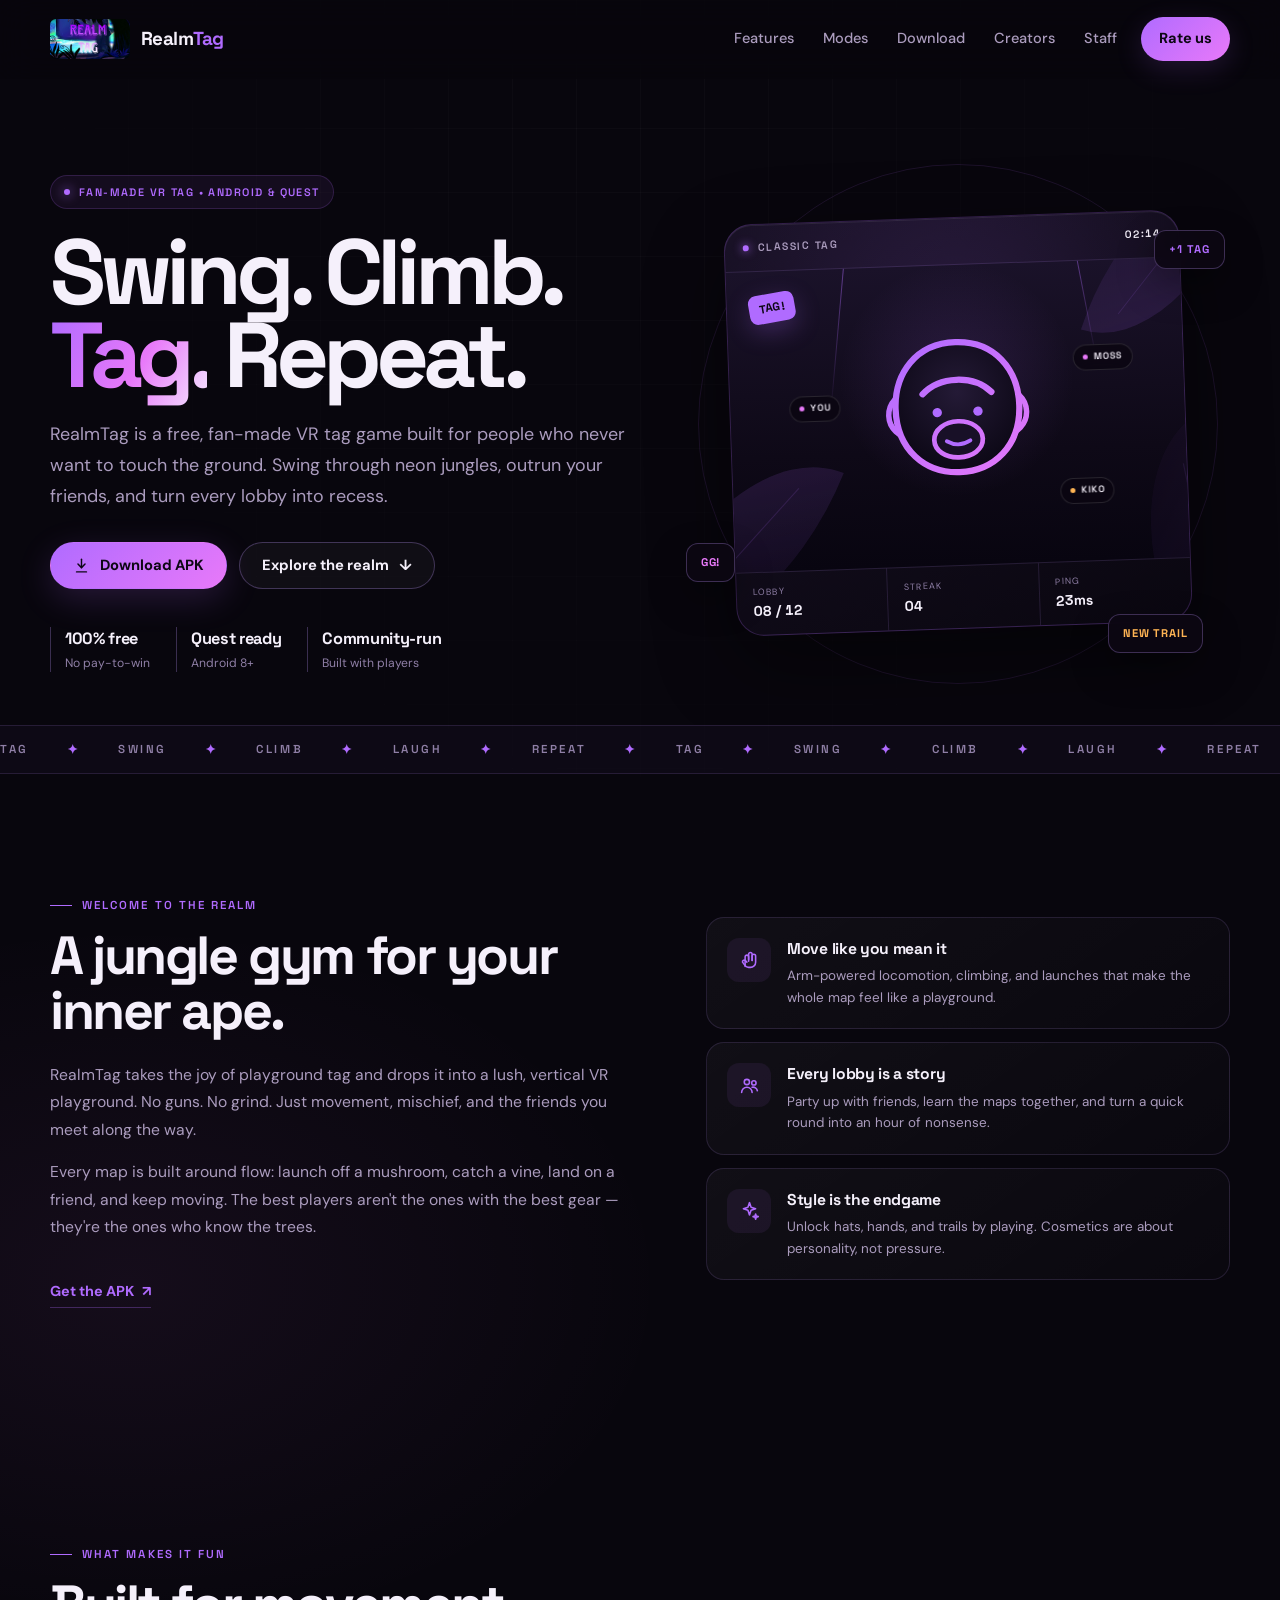
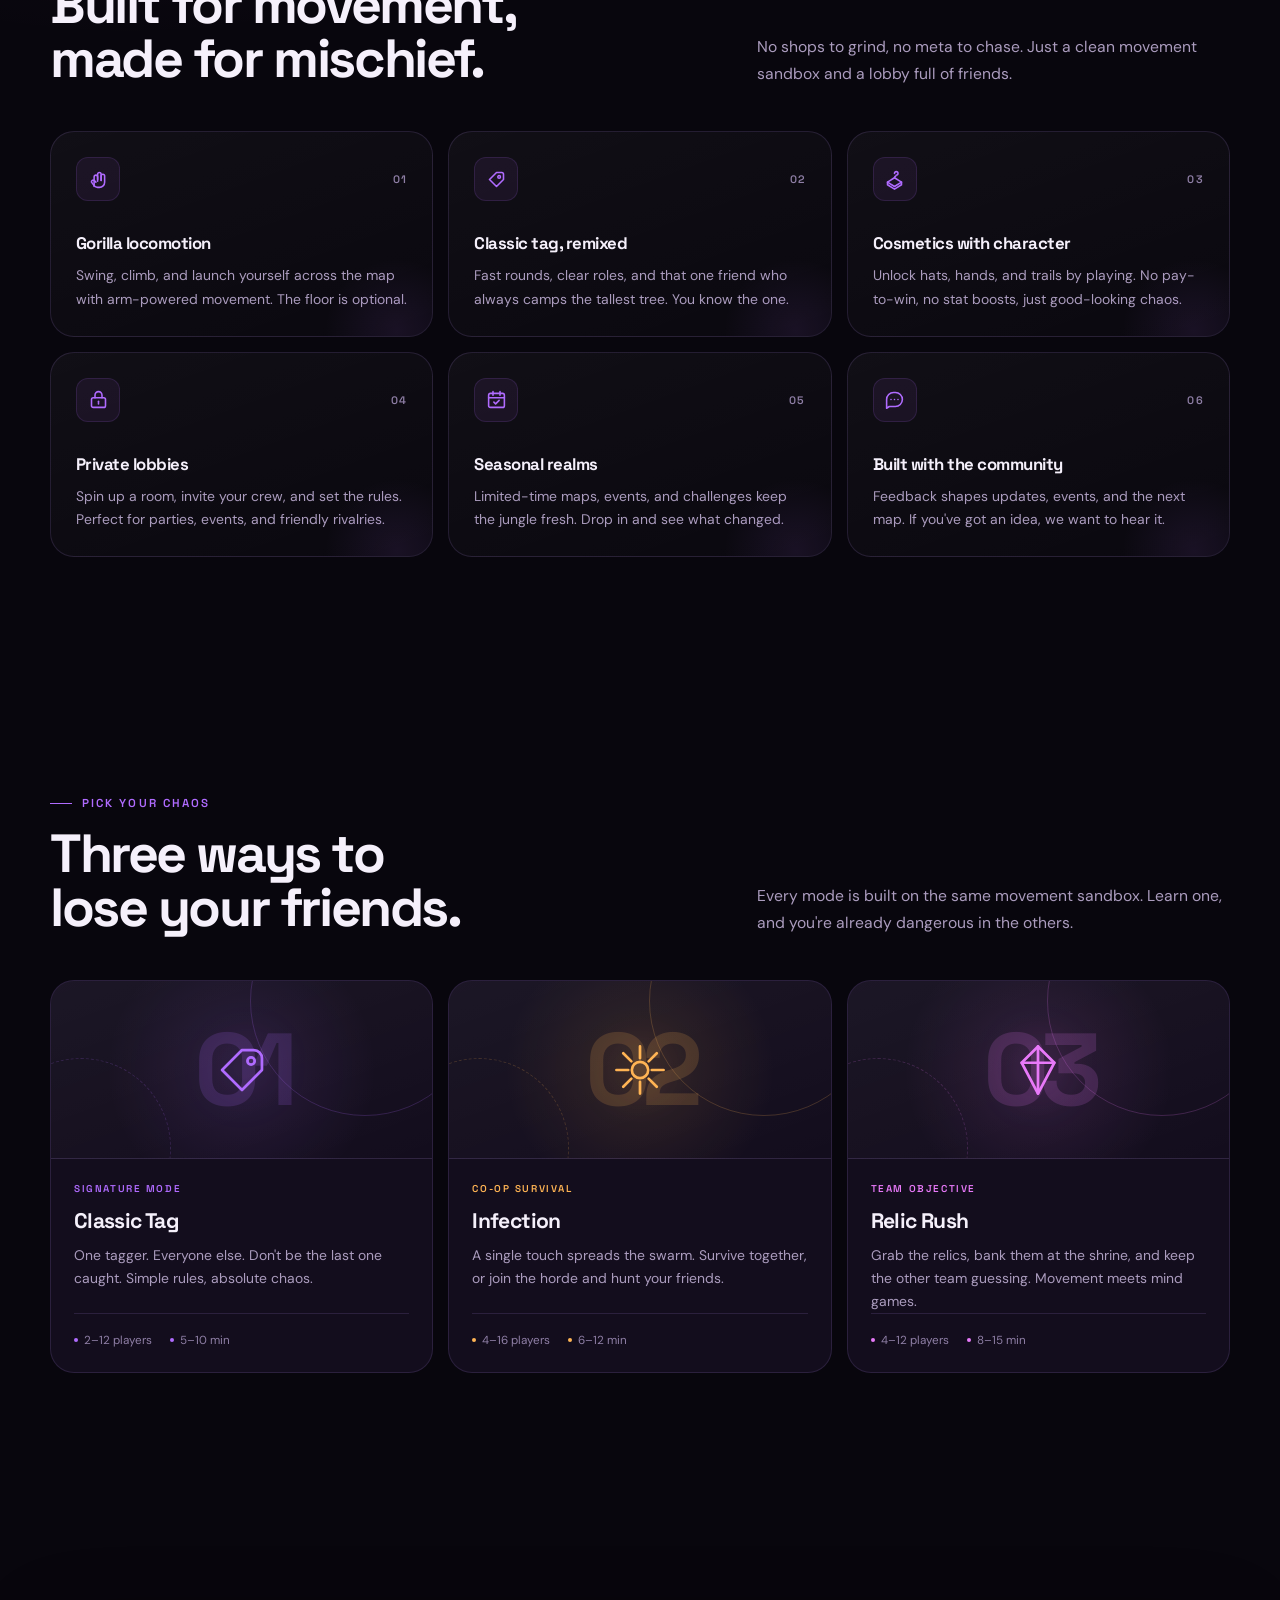
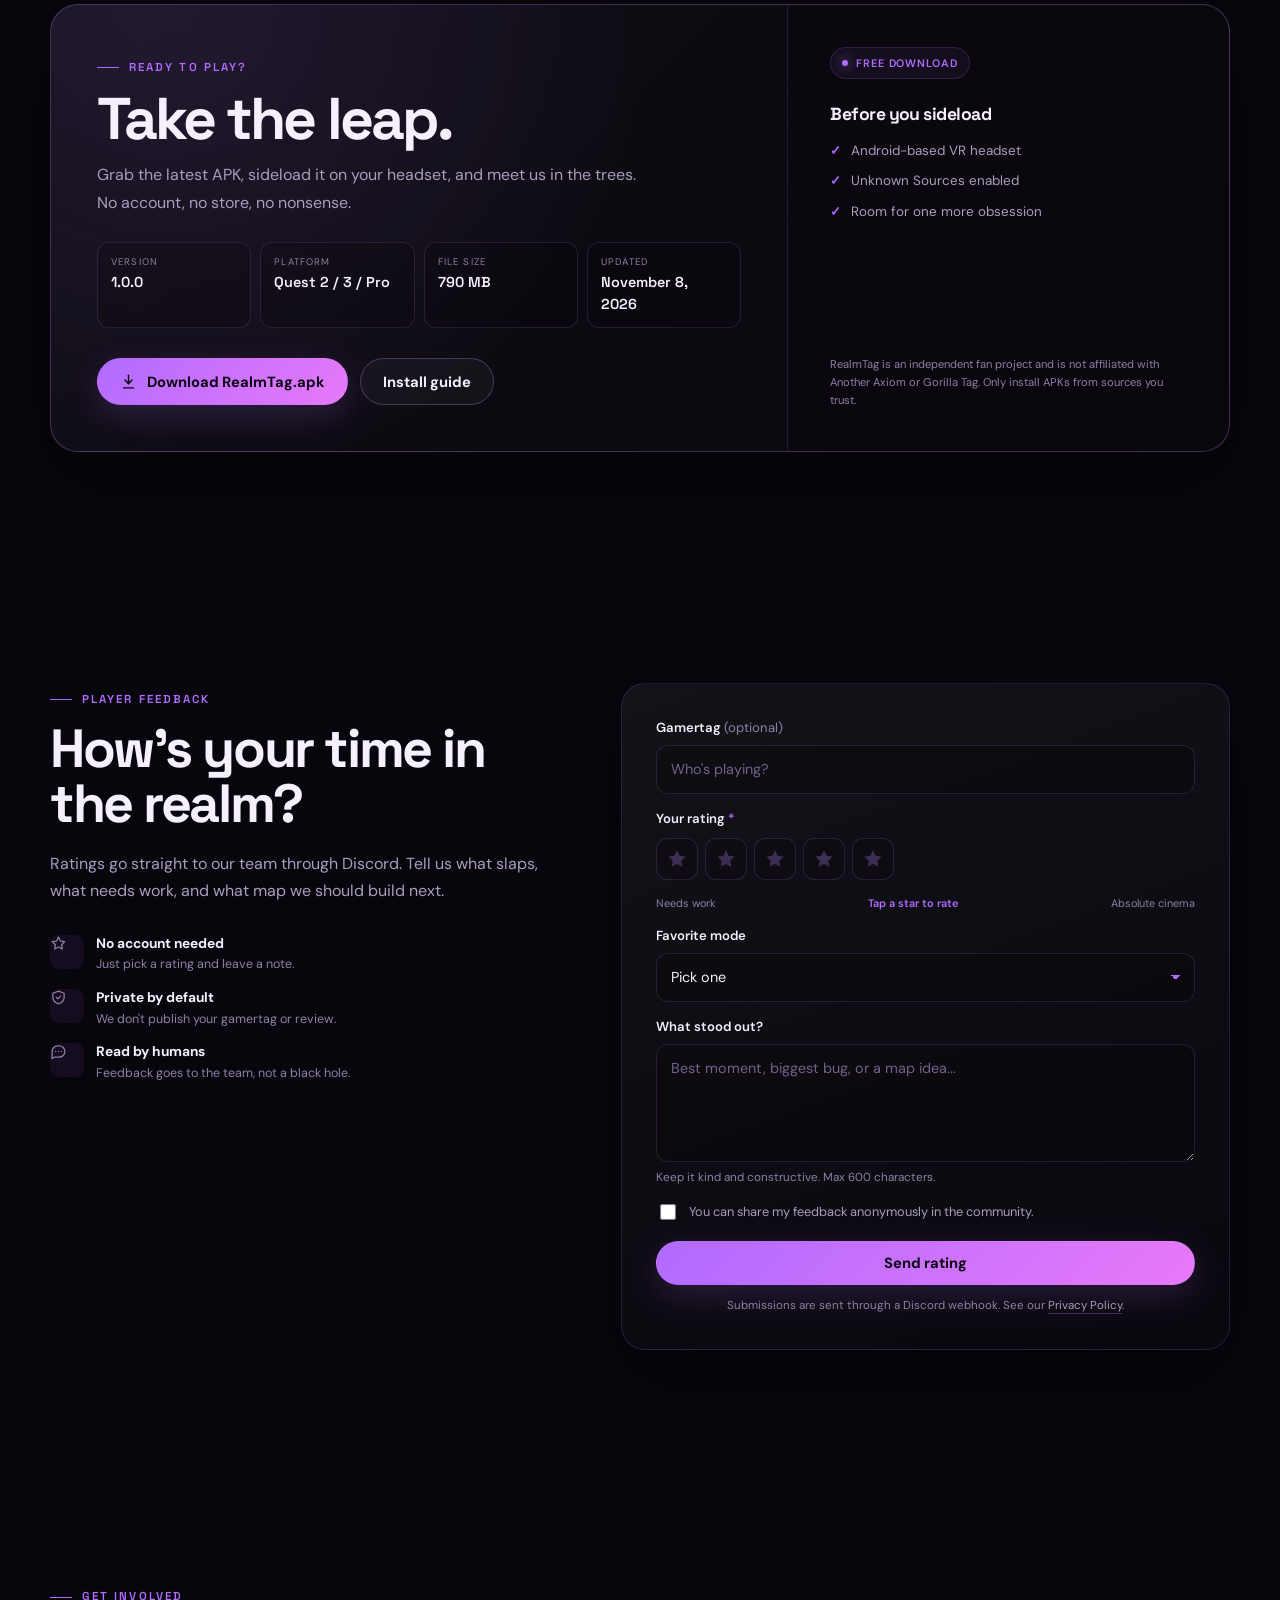
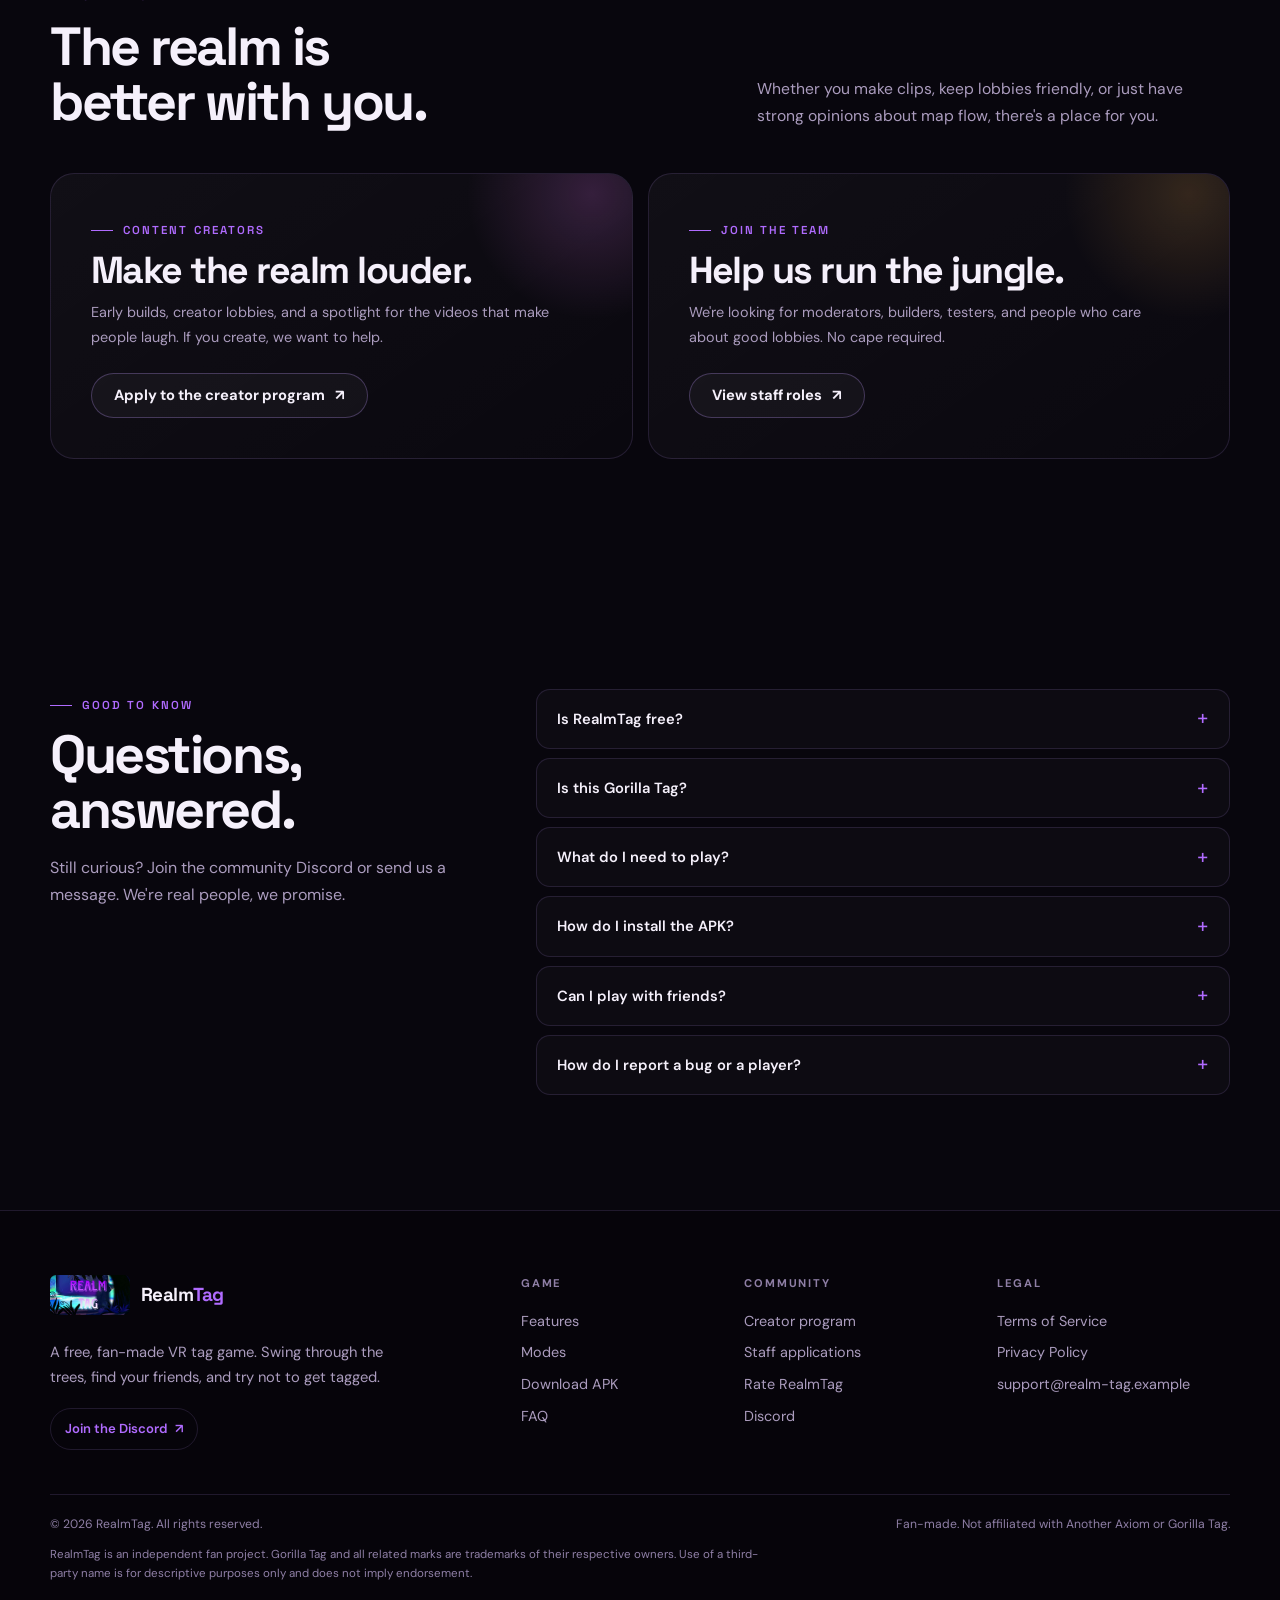
<file: index.html>
<!doctype html>
<html lang="en">
<head>
  <meta charset="utf-8">
  <meta name="viewport" content="width=device-width, initial-scale=1">
  <title>RealmTag — Swing. Climb. Tag. Repeat.</title>
  <meta name="description" content="RealmTag is a free, fan-made VR tag game. Swing through neon jungles, outrun your friends, and turn every lobby into recess. Download the Android APK.">
  <meta name="theme-color" content="#08060d">
  <meta property="og:title" content="RealmTag — Swing. Climb. Tag. Repeat.">
  <meta property="og:description" content="A free, fan-made VR tag game built for people who never want to touch the ground.">
  <meta property="og:type" content="website">
  <link rel="icon" href="assets/logo.jpg" type="image/jpeg">
  <link rel="manifest" href="site.webmanifest">
  <link rel="preconnect" href="https://fonts.googleapis.com">
  <link rel="preconnect" href="https://fonts.gstatic.com" crossorigin>
  <link href="https://fonts.googleapis.com/css2?family=DM+Sans:wght@400;500;600;700&family=Space+Grotesk:wght@400;500;600;700&display=swap" rel="stylesheet">
  <link rel="stylesheet" href="assets/css/base.css">
  <link rel="stylesheet" href="assets/css/home.css">
  <link rel="stylesheet" href="assets/css/forms.css">
  <link rel="stylesheet" href="assets/css/responsive.css">
  <script>document.documentElement.classList.add("js");</script>
</head>
<body>
  <a class="skip-link" href="#main">Skip to content</a>

  <header class="site-header">
    <div class="container nav">
      <a class="brand" href="index.html" aria-label="RealmTag home">
        <img src="assets/logo.jpg" width="38" height="38" alt="">
        <span>Realm<em>Tag</em></span>
      </a>

      <button class="menu-toggle" type="button" aria-label="Toggle menu" aria-controls="site-nav" aria-expanded="false">
        <span></span><span></span><span></span>
      </button>

      <nav class="nav-links" id="site-nav" aria-label="Main navigation">
        <a href="index.html#features">Features</a>
        <a href="index.html#modes">Modes</a>
        <a href="download.html">Download</a>
        <a href="creators.html">Creators</a>
        <a href="staff.html">Staff</a>
        <a class="nav-cta" href="index.html#ratings">Rate us</a>
      </nav>
    </div>
  </header>

  <main id="main">
    <section class="hero">
      <div class="container hero-grid">
        <div class="hero-copy">
          <div class="eyebrow"><span class="dot"></span> Fan-made VR tag • Android &amp; Quest</div>
          <h1>Swing. Climb.<br><span class="grad">Tag.</span> Repeat.</h1>
          <p>RealmTag is a free, fan-made VR tag game built for people who never want to touch the ground. Swing through neon jungles, outrun your friends, and turn every lobby into recess.</p>

          <div class="hero-actions">
            <a class="btn btn-primary" data-download-link href="https://github.com/LYRACorparation/RealmTag/releases/latest/download/game.apk">
              <svg viewBox="0 0 24 24" fill="none" stroke="currentColor" stroke-width="2" stroke-linecap="round" stroke-linejoin="round" aria-hidden="true"><path d="M12 3v12"/><path d="m7 10 5 5 5-5"/><path d="M5 21h14"/></svg>
              Download APK
            </a>
            <a class="btn btn-ghost" href="#features">Explore the realm <span aria-hidden="true">↓</span></a>
          </div>

          <div class="hero-meta">
            <div><strong>100% free</strong><span>No pay-to-win</span></div>
            <div><strong>Quest ready</strong><span>Android 8+</span></div>
            <div><strong>Community-run</strong><span>Built with players</span></div>
          </div>
        </div>

        <div class="hero-visual" aria-hidden="true">
          <div class="hero-glow"></div>
          <div class="orbit orbit--1"></div>
          <div class="orbit orbit--2"></div>

          <div class="arena-card">
            <div class="arena-top">
              <span class="live-dot"></span> CLASSIC TAG
              <span class="arena-timer">02:14</span>
            </div>
            <div class="arena-scene">
              <span class="leaf leaf--1"></span>
              <span class="leaf leaf--2"></span>
              <span class="leaf leaf--3"></span>
              <span class="vine vine--1"></span>
              <span class="vine vine--2"></span>
              <div class="arena-gorilla">
                <img src="assets/gorilla.svg" width="188" height="188" alt="">
              </div>
              <span class="tag-badge">TAG!</span>
              <span class="player-pill player-pill--1">YOU</span>
              <span class="player-pill player-pill--2">MOSS</span>
              <span class="player-pill player-pill--3">KIKO</span>
            </div>
            <div class="arena-bottom">
              <div><span>Lobby</span><strong>08 / 12</strong></div>
              <div><span>Streak</span><strong>04</strong></div>
              <div><span>Ping</span><strong>23ms</strong></div>
            </div>
          </div>

          <span class="float-chip float-chip--1">+1 TAG</span>
          <span class="float-chip float-chip--2">GG!</span>
          <span class="float-chip float-chip--3">NEW TRAIL</span>
        </div>
      </div>
    </section>

    <div class="marquee" aria-hidden="true">
      <div class="marquee-track">
        <span>TAG</span><span>SWING</span><span>CLIMB</span><span>LAUGH</span><span>REPEAT</span>
        <span>TAG</span><span>SWING</span><span>CLIMB</span><span>LAUGH</span><span>REPEAT</span>
        <span>TAG</span><span>SWING</span><span>CLIMB</span><span>LAUGH</span><span>REPEAT</span>
        <span>TAG</span><span>SWING</span><span>CLIMB</span><span>LAUGH</span><span>REPEAT</span>
      </div>
    </div>

    <section class="section" id="about">
      <div class="container about-grid">
        <div class="about-copy" data-reveal>
          <span class="kicker">Welcome to the realm</span>
          <h2>A jungle gym for your inner ape.</h2>
          <p>RealmTag takes the joy of playground tag and drops it into a lush, vertical VR playground. No guns. No grind. Just movement, mischief, and the friends you meet along the way.</p>
          <p>Every map is built around flow: launch off a mushroom, catch a vine, land on a friend, and keep moving. The best players aren't the ones with the best gear — they're the ones who know the trees.</p>
          <a class="text-link" href="download.html">Get the APK <span aria-hidden="true">↗</span></a>
        </div>

        <div class="pillars">
          <article class="pillar" data-reveal data-reveal-delay="60">
            <div class="pillar-icon">
              <svg viewBox="0 0 24 24" fill="none" stroke="currentColor" stroke-width="1.8" stroke-linecap="round" stroke-linejoin="round" aria-hidden="true"><path d="M7 20V9a2 2 0 0 1 4 0v5"/><path d="M11 12V6a2 2 0 0 1 4 0v7"/><path d="M15 13V8a2 2 0 0 1 4 0v7a6 6 0 0 1-6 6h-2a5 5 0 0 1-4-2l-3-4a2 2 0 0 1 3-2l2 2"/></svg>
            </div>
            <div>
              <h3>Move like you mean it</h3>
              <p>Arm-powered locomotion, climbing, and launches that make the whole map feel like a playground.</p>
            </div>
          </article>

          <article class="pillar" data-reveal data-reveal-delay="120">
            <div class="pillar-icon">
              <svg viewBox="0 0 24 24" fill="none" stroke="currentColor" stroke-width="1.8" stroke-linecap="round" stroke-linejoin="round" aria-hidden="true"><circle cx="9" cy="8" r="3"/><path d="M3 20a6 6 0 0 1 12 0"/><circle cx="17" cy="9" r="2.5"/><path d="M15 14a5 5 0 0 1 6 4"/></svg>
            </div>
            <div>
              <h3>Every lobby is a story</h3>
              <p>Party up with friends, learn the maps together, and turn a quick round into an hour of nonsense.</p>
            </div>
          </article>

          <article class="pillar" data-reveal data-reveal-delay="180">
            <div class="pillar-icon">
              <svg viewBox="0 0 24 24" fill="none" stroke="currentColor" stroke-width="1.8" stroke-linecap="round" stroke-linejoin="round" aria-hidden="true"><path d="m12 3 1.8 5.2L19 10l-5.2 1.8L12 17l-1.8-5.2L5 10l5.2-1.8L12 3Z"/><path d="m19 16 .7 2.3L22 19l-2.3.7L19 22l-.7-2.3L16 19l2.3-.7L19 16Z"/></svg>
            </div>
            <div>
              <h3>Style is the endgame</h3>
              <p>Unlock hats, hands, and trails by playing. Cosmetics are about personality, not pressure.</p>
            </div>
          </article>
        </div>
      </div>
    </section>

    <section class="section" id="features">
      <div class="container">
        <div class="section-head" data-reveal>
          <div>
            <span class="kicker">What makes it fun</span>
            <h2>Built for movement,<br>made for mischief.</h2>
          </div>
          <p>No shops to grind, no meta to chase. Just a clean movement sandbox and a lobby full of friends.</p>
        </div>

        <div class="feature-grid">
          <article class="feature-card" data-reveal>
            <div class="feature-top">
              <span class="feature-icon">
                <svg viewBox="0 0 24 24" fill="none" stroke="currentColor" stroke-width="1.8" stroke-linecap="round" stroke-linejoin="round" aria-hidden="true"><path d="M7 20V9a2 2 0 0 1 4 0v5"/><path d="M11 12V6a2 2 0 0 1 4 0v7"/><path d="M15 13V8a2 2 0 0 1 4 0v7a6 6 0 0 1-6 6h-2a5 5 0 0 1-4-2l-3-4a2 2 0 0 1 3-2l2 2"/></svg>
              </span>
              <span class="feature-num">01</span>
            </div>
            <h3>Gorilla locomotion</h3>
            <p>Swing, climb, and launch yourself across the map with arm-powered movement. The floor is optional.</p>
          </article>

          <article class="feature-card" data-reveal data-reveal-delay="60">
            <div class="feature-top">
              <span class="feature-icon">
                <svg viewBox="0 0 24 24" fill="none" stroke="currentColor" stroke-width="1.8" stroke-linecap="round" stroke-linejoin="round" aria-hidden="true"><path d="M4 12 12 4h6a2 2 0 0 1 2 2v6l-8 8-8-8Z"/><circle cx="15" cy="9" r="1.5"/></svg>
              </span>
              <span class="feature-num">02</span>
            </div>
            <h3>Classic tag, remixed</h3>
            <p>Fast rounds, clear roles, and that one friend who always camps the tallest tree. You know the one.</p>
          </article>

          <article class="feature-card" data-reveal data-reveal-delay="120">
            <div class="feature-top">
              <span class="feature-icon">
                <svg viewBox="0 0 24 24" fill="none" stroke="currentColor" stroke-width="1.8" stroke-linecap="round" stroke-linejoin="round" aria-hidden="true"><path d="M12 5a2 2 0 1 1 2 2c0 1-2 1.5-2 3"/><path d="m4 15 8-5 8 5-8 5-8-5Z"/><path d="M4 15v3l8 5 8-5v-3"/></svg>
              </span>
              <span class="feature-num">03</span>
            </div>
            <h3>Cosmetics with character</h3>
            <p>Unlock hats, hands, and trails by playing. No pay-to-win, no stat boosts, just good-looking chaos.</p>
          </article>

          <article class="feature-card" data-reveal>
            <div class="feature-top">
              <span class="feature-icon">
                <svg viewBox="0 0 24 24" fill="none" stroke="currentColor" stroke-width="1.8" stroke-linecap="round" stroke-linejoin="round" aria-hidden="true"><rect x="4" y="10" width="16" height="11" rx="2"/><path d="M8 10V7a4 4 0 0 1 8 0v3"/><path d="M12 14v3"/></svg>
              </span>
              <span class="feature-num">04</span>
            </div>
            <h3>Private lobbies</h3>
            <p>Spin up a room, invite your crew, and set the rules. Perfect for parties, events, and friendly rivalries.</p>
          </article>

          <article class="feature-card" data-reveal data-reveal-delay="60">
            <div class="feature-top">
              <span class="feature-icon">
                <svg viewBox="0 0 24 24" fill="none" stroke="currentColor" stroke-width="1.8" stroke-linecap="round" stroke-linejoin="round" aria-hidden="true"><rect x="3" y="5" width="18" height="16" rx="2"/><path d="M8 3v4M16 3v4M3 10h18"/><path d="m9 15 2 2 4-4"/></svg>
              </span>
              <span class="feature-num">05</span>
            </div>
            <h3>Seasonal realms</h3>
            <p>Limited-time maps, events, and challenges keep the jungle fresh. Drop in and see what changed.</p>
          </article>

          <article class="feature-card" data-reveal data-reveal-delay="120">
            <div class="feature-top">
              <span class="feature-icon">
                <svg viewBox="0 0 24 24" fill="none" stroke="currentColor" stroke-width="1.8" stroke-linecap="round" stroke-linejoin="round" aria-hidden="true"><path d="M21 12a8 8 0 0 1-8 8H6l-3 2V12a8 8 0 0 1 8-8h2a8 8 0 0 1 8 8Z"/><path d="M8 12h.01M12 12h.01M16 12h.01"/></svg>
              </span>
              <span class="feature-num">06</span>
            </div>
            <h3>Built with the community</h3>
            <p>Feedback shapes updates, events, and the next map. If you've got an idea, we want to hear it.</p>
          </article>
        </div>
      </div>
    </section>

    <section class="section" id="modes">
      <div class="container">
        <div class="section-head" data-reveal>
          <div>
            <span class="kicker">Pick your chaos</span>
            <h2>Three ways to<br>lose your friends.</h2>
          </div>
          <p>Every mode is built on the same movement sandbox. Learn one, and you're already dangerous in the others.</p>
        </div>

        <div class="mode-grid">
          <article class="mode-card" data-reveal>
            <div class="mode-art">
              <span class="mode-glyph">01</span>
              <svg class="mode-icon" viewBox="0 0 64 64" fill="none" stroke="currentColor" stroke-width="3" stroke-linecap="round" stroke-linejoin="round" aria-hidden="true"><path d="M10 32 32 10h13a9 9 0 0 1 9 9v13L32 54 10 32Z"/><circle cx="42" cy="22" r="4"/></svg>
            </div>
            <div class="mode-body">
              <span class="mode-tag">Signature mode</span>
              <h3>Classic Tag</h3>
              <p>One tagger. Everyone else. Don't be the last one caught. Simple rules, absolute chaos.</p>
              <div class="mode-meta"><span>2–12 players</span><span>5–10 min</span></div>
            </div>
          </article>

          <article class="mode-card accent-amber" data-reveal data-reveal-delay="70">
            <div class="mode-art">
              <span class="mode-glyph">02</span>
              <svg class="mode-icon" viewBox="0 0 64 64" fill="none" stroke="currentColor" stroke-width="3" stroke-linecap="round" stroke-linejoin="round" aria-hidden="true"><circle cx="32" cy="32" r="9"/><path d="M32 6v13M32 45v13M6 32h13M45 32h13M13.5 13.5l9 9M41.5 41.5l9 9M50.5 13.5l-9 9M22.5 41.5l-9 9"/></svg>
            </div>
            <div class="mode-body">
              <span class="mode-tag">Co-op survival</span>
              <h3>Infection</h3>
              <p>A single touch spreads the swarm. Survive together, or join the horde and hunt your friends.</p>
              <div class="mode-meta"><span>4–16 players</span><span>6–12 min</span></div>
            </div>
          </article>

          <article class="mode-card accent-mint" data-reveal data-reveal-delay="140">
            <div class="mode-art">
              <span class="mode-glyph">03</span>
              <svg class="mode-icon" viewBox="0 0 64 64" fill="none" stroke="currentColor" stroke-width="3" stroke-linecap="round" stroke-linejoin="round" aria-hidden="true"><path d="m32 6 18 18-18 34-18-34L32 6Z"/><path d="M14 24h36M32 6v52"/></svg>
            </div>
            <div class="mode-body">
              <span class="mode-tag">Team objective</span>
              <h3>Relic Rush</h3>
              <p>Grab the relics, bank them at the shrine, and keep the other team guessing. Movement meets mind games.</p>
              <div class="mode-meta"><span>4–12 players</span><span>8–15 min</span></div>
            </div>
          </article>
        </div>
      </div>
    </section>

    <section class="section" id="download">
      <div class="container">
        <div class="download-panel" data-reveal>
          <div class="download-main">
            <span class="kicker">Ready to play?</span>
            <h2>Take the leap.</h2>
            <p>Grab the latest APK, sideload it on your headset, and meet us in the trees. No account, no store, no nonsense.</p>

            <div class="download-meta">
              <div><span>Version</span><strong data-version>1.0.0</strong></div>
              <div><span>Platform</span><strong>Quest 2 / 3 / Pro</strong></div>
              <div><span>File size</span><strong data-apk-size>— MB</strong></div>
              <div><span>Updated</span><strong data-updated>November 8, 2026</strong></div>
            </div>

            <div class="hero-actions">
              <a class="btn btn-primary" data-download-link href="https://github.com/LYRACorparation/RealmTag/releases/latest/download/game.apk">
                <svg viewBox="0 0 24 24" fill="none" stroke="currentColor" stroke-width="2" stroke-linecap="round" stroke-linejoin="round" aria-hidden="true"><path d="M12 3v12"/><path d="m7 10 5 5 5-5"/><path d="M5 21h14"/></svg>
                Download RealmTag.apk
              </a>
              <a class="btn btn-ghost" href="download.html#install">Install guide</a>
            </div>
          </div>

          <aside class="download-side">
            <div class="download-badge"><span class="dot"></span> Free download</div>
            <h3>Before you sideload</h3>
            <ul class="check-list">
              <li>Android-based VR headset</li>
              <li>Unknown Sources enabled</li>
              <li>Room for one more obsession</li>
            </ul>
            <p class="fine-print">RealmTag is an independent fan project and is not affiliated with Another Axiom or Gorilla Tag. Only install APKs from sources you trust.</p>
          </aside>
        </div>
      </div>
    </section>

    <section class="section" id="ratings">
      <div class="container rating-layout">
        <div class="rating-copy" data-reveal>
          <span class="kicker">Player feedback</span>
          <h2>How's your time in the realm?</h2>
          <p>Ratings go straight to our team through Discord. Tell us what slaps, what needs work, and what map we should build next.</p>

          <div class="rating-facts">
            <div class="rating-fact">
              <span class="rating-fact-icon">
                <svg viewBox="0 0 24 24" fill="none" stroke="currentColor" stroke-width="1.8" stroke-linecap="round" stroke-linejoin="round" aria-hidden="true"><path d="m12 3 2.7 5.5 6.1.9-4.4 4.3 1 6.1L12 16.9 6.6 19.8l1-6.1-4.4-4.3 6.1-.9L12 3Z"/></svg>
              </span>
              <div><strong>No account needed</strong><span>Just pick a rating and leave a note.</span></div>
            </div>
            <div class="rating-fact">
              <span class="rating-fact-icon">
                <svg viewBox="0 0 24 24" fill="none" stroke="currentColor" stroke-width="1.8" stroke-linecap="round" stroke-linejoin="round" aria-hidden="true"><path d="M12 3 4 6v5c0 5 3.4 8.7 8 10 4.6-1.3 8-5 8-10V6l-8-3Z"/><path d="m9 12 2 2 4-4"/></svg>
              </span>
              <div><strong>Private by default</strong><span>We don't publish your gamertag or review.</span></div>
            </div>
            <div class="rating-fact">
              <span class="rating-fact-icon">
                <svg viewBox="0 0 24 24" fill="none" stroke="currentColor" stroke-width="1.8" stroke-linecap="round" stroke-linejoin="round" aria-hidden="true"><path d="M21 12a8 8 0 0 1-8 8H6l-3 2V12a8 8 0 0 1 8-8h2a8 8 0 0 1 8 8Z"/><path d="M8 12h.01M12 12h.01M16 12h.01"/></svg>
              </span>
              <div><strong>Read by humans</strong><span>Feedback goes to the team, not a black hole.</span></div>
            </div>
          </div>
        </div>

        <div class="rating-card" data-reveal data-reveal-delay="80">
          <form data-webhook-form data-form-type="rating" novalidate>
            <div class="field">
              <label for="rating-name">Gamertag <span class="optional">(optional)</span></label>
              <input id="rating-name" name="name" type="text" maxlength="60" placeholder="Who's playing?" autocomplete="nickname">
            </div>

            <div class="field">
              <span class="label" id="rating-label">Your rating <span class="required">*</span></span>
              <div class="stars" data-rating role="radiogroup" aria-labelledby="rating-label" aria-required="true">
                <button type="button" class="star-btn" role="radio" aria-checked="false" aria-label="1 star" data-value="1"><svg viewBox="0 0 24 24" aria-hidden="true"><path d="m12 2.5 2.9 5.9 6.5.9-4.7 4.6 1.1 6.5-5.8-3-5.8 3 1.1-6.5-4.7-4.6 6.5-.9L12 2.5Z"/></svg></button>
                <button type="button" class="star-btn" role="radio" aria-checked="false" aria-label="2 stars" data-value="2"><svg viewBox="0 0 24 24" aria-hidden="true"><path d="m12 2.5 2.9 5.9 6.5.9-4.7 4.6 1.1 6.5-5.8-3-5.8 3 1.1-6.5-4.7-4.6 6.5-.9L12 2.5Z"/></svg></button>
                <button type="button" class="star-btn" role="radio" aria-checked="false" aria-label="3 stars" data-value="3"><svg viewBox="0 0 24 24" aria-hidden="true"><path d="m12 2.5 2.9 5.9 6.5.9-4.7 4.6 1.1 6.5-5.8-3-5.8 3 1.1-6.5-4.7-4.6 6.5-.9L12 2.5Z"/></svg></button>
                <button type="button" class="star-btn" role="radio" aria-checked="false" aria-label="4 stars" data-value="4"><svg viewBox="0 0 24 24" aria-hidden="true"><path d="m12 2.5 2.9 5.9 6.5.9-4.7 4.6 1.1 6.5-5.8-3-5.8 3 1.1-6.5-4.7-4.6 6.5-.9L12 2.5Z"/></svg></button>
                <button type="button" class="star-btn" role="radio" aria-checked="false" aria-label="5 stars" data-value="5"><svg viewBox="0 0 24 24" aria-hidden="true"><path d="m12 2.5 2.9 5.9 6.5.9-4.7 4.6 1.1 6.5-5.8-3-5.8 3 1.1-6.5-4.7-4.6 6.5-.9L12 2.5Z"/></svg></button>
              </div>
              <input type="hidden" name="rating" id="rating-value" value="">
              <div class="rating-labels"><span>Needs work</span><span data-rating-label>Tap a star to rate</span><span>Absolute cinema</span></div>
            </div>

            <div class="field">
              <label for="rating-mode">Favorite mode</label>
              <select id="rating-mode" name="mode">
                <option value="">Pick one</option>
                <option>Classic Tag</option>
                <option>Infection</option>
                <option>Relic Rush</option>
                <option>All of them</option>
                <option>Haven't played yet</option>
              </select>
            </div>

            <div class="field">
              <label for="rating-review">What stood out?</label>
              <textarea id="rating-review" name="review" maxlength="600" placeholder="Best moment, biggest bug, or a map idea..."></textarea>
              <span class="hint">Keep it kind and constructive. Max 600 characters.</span>
            </div>

            <label class="check">
              <input type="checkbox" name="share" value="yes">
              <span>You can share my feedback anonymously in the community.</span>
            </label>

            <div class="hp" aria-hidden="true">
              <label for="rating-website">Website</label>
              <input id="rating-website" name="website" type="text" tabindex="-1" autocomplete="off">
            </div>

            <button class="btn btn-primary btn-full" type="submit">Send rating</button>
            <p class="form-note">Submissions are sent through a Discord webhook. See our <a href="privacy.html">Privacy Policy</a>.</p>
            <div class="form-status" role="status" aria-live="polite"></div>
          </form>
        </div>
      </div>
    </section>

    <section class="section" aria-labelledby="join-heading">
      <div class="container">
        <div class="section-head" data-reveal>
          <div>
            <span class="kicker">Get involved</span>
            <h2 id="join-heading">The realm is<br>better with you.</h2>
          </div>
          <p>Whether you make clips, keep lobbies friendly, or just have strong opinions about map flow, there's a place for you.</p>
        </div>

        <div class="cta-grid">
          <article class="cta-card cta-card--creator" data-reveal>
            <span class="kicker">Content creators</span>
            <h3>Make the realm louder.</h3>
            <p>Early builds, creator lobbies, and a spotlight for the videos that make people laugh. If you create, we want to help.</p>
            <a class="btn btn-ghost" href="creators.html">Apply to the creator program <span aria-hidden="true">↗</span></a>
          </article>

          <article class="cta-card cta-card--staff" data-reveal data-reveal-delay="80">
            <span class="kicker">Join the team</span>
            <h3>Help us run the jungle.</h3>
            <p>We're looking for moderators, builders, testers, and people who care about good lobbies. No cape required.</p>
            <a class="btn btn-ghost" href="staff.html">View staff roles <span aria-hidden="true">↗</span></a>
          </article>
        </div>
      </div>
    </section>

    <section class="section" id="faq">
      <div class="container faq-layout">
        <div data-reveal>
          <span class="kicker">Good to know</span>
          <h2>Questions,<br>answered.</h2>
          <p class="faq-intro">Still curious? Join the community Discord or send us a message. We're real people, we promise.</p>
        </div>

        <div class="faq-list" data-reveal data-reveal-delay="80">
          <details>
            <summary>Is RealmTag free?</summary>
            <p>Yes. RealmTag is free to download and play. There are no paid stat boosts or pay-to-win items. Cosmetics are unlocked by playing.</p>
          </details>
          <details>
            <summary>Is this Gorilla Tag?</summary>
            <p>No. RealmTag is an independent, fan-made VR game inspired by the social tag genre. It is not affiliated with, endorsed by, or sponsored by Another Axiom or Gorilla Tag.</p>
          </details>
          <details>
            <summary>What do I need to play?</summary>
            <p>An Android-based VR headset such as Meta Quest 2, Quest 3, or Quest Pro. You'll need to enable Unknown Sources and sideload the APK. A PC is helpful for installing, but not required once the game is on your headset.</p>
          </details>
          <details>
            <summary>How do I install the APK?</summary>
            <p>Download the APK, enable Unknown Sources on your headset, then install it with SideQuest, adb, or a file manager. Our <a href="download.html#install">install guide</a> walks through each step.</p>
          </details>
          <details>
            <summary>Can I play with friends?</summary>
            <p>Yes. Private lobbies let you spin up a room and invite your crew. Public lobbies are the quickest way to meet new players.</p>
          </details>
          <details>
            <summary>How do I report a bug or a player?</summary>
            <p>Use the community Discord or email us at <a data-contact-email href="mailto:support@realm-tag.example">support@realm-tag.example</a>. Include your headset model, what happened, and any steps that reproduce the issue.</p>
          </details>
        </div>
      </div>
    </section>
  </main>

  <footer class="site-footer">
    <div class="container">
      <div class="footer-grid">
        <div class="footer-brand">
          <a class="brand" href="index.html" aria-label="RealmTag home">
            <img src="assets/logo.jpg" width="38" height="38" alt="">
            <span>Realm<em>Tag</em></span>
          </a>
          <p>A free, fan-made VR tag game. Swing through the trees, find your friends, and try not to get tagged.</p>
          <a class="footer-discord" data-discord-link href="#">Join the Discord <span aria-hidden="true">↗</span></a>
        </div>

        <div class="footer-col">
          <h3>Game</h3>
          <a href="index.html#features">Features</a>
          <a href="index.html#modes">Modes</a>
          <a href="download.html">Download APK</a>
          <a href="index.html#faq">FAQ</a>
        </div>

        <div class="footer-col">
          <h3>Community</h3>
          <a href="creators.html">Creator program</a>
          <a href="staff.html">Staff applications</a>
          <a href="index.html#ratings">Rate RealmTag</a>
          <a data-discord-link href="#">Discord</a>
        </div>

        <div class="footer-col">
          <h3>Legal</h3>
          <a href="terms.html">Terms of Service</a>
          <a href="privacy.html">Privacy Policy</a>
          <a data-contact-email href="mailto:support@realm-tag.example">Contact</a>
        </div>
      </div>

      <div class="footer-bottom">
        <span>© <span data-year>2026</span> RealmTag. All rights reserved.</span>
        <span>Fan-made. Not affiliated with Another Axiom or Gorilla Tag.</span>
      </div>
      <p class="disclaimer">RealmTag is an independent fan project. Gorilla Tag and all related marks are trademarks of their respective owners. Use of a third-party name is for descriptive purposes only and does not imply endorsement.</p>
    </div>
  </footer>

  <script src="config.js"></script>
  <script src="assets/site.js"></script>
</body>
</html>
</file>
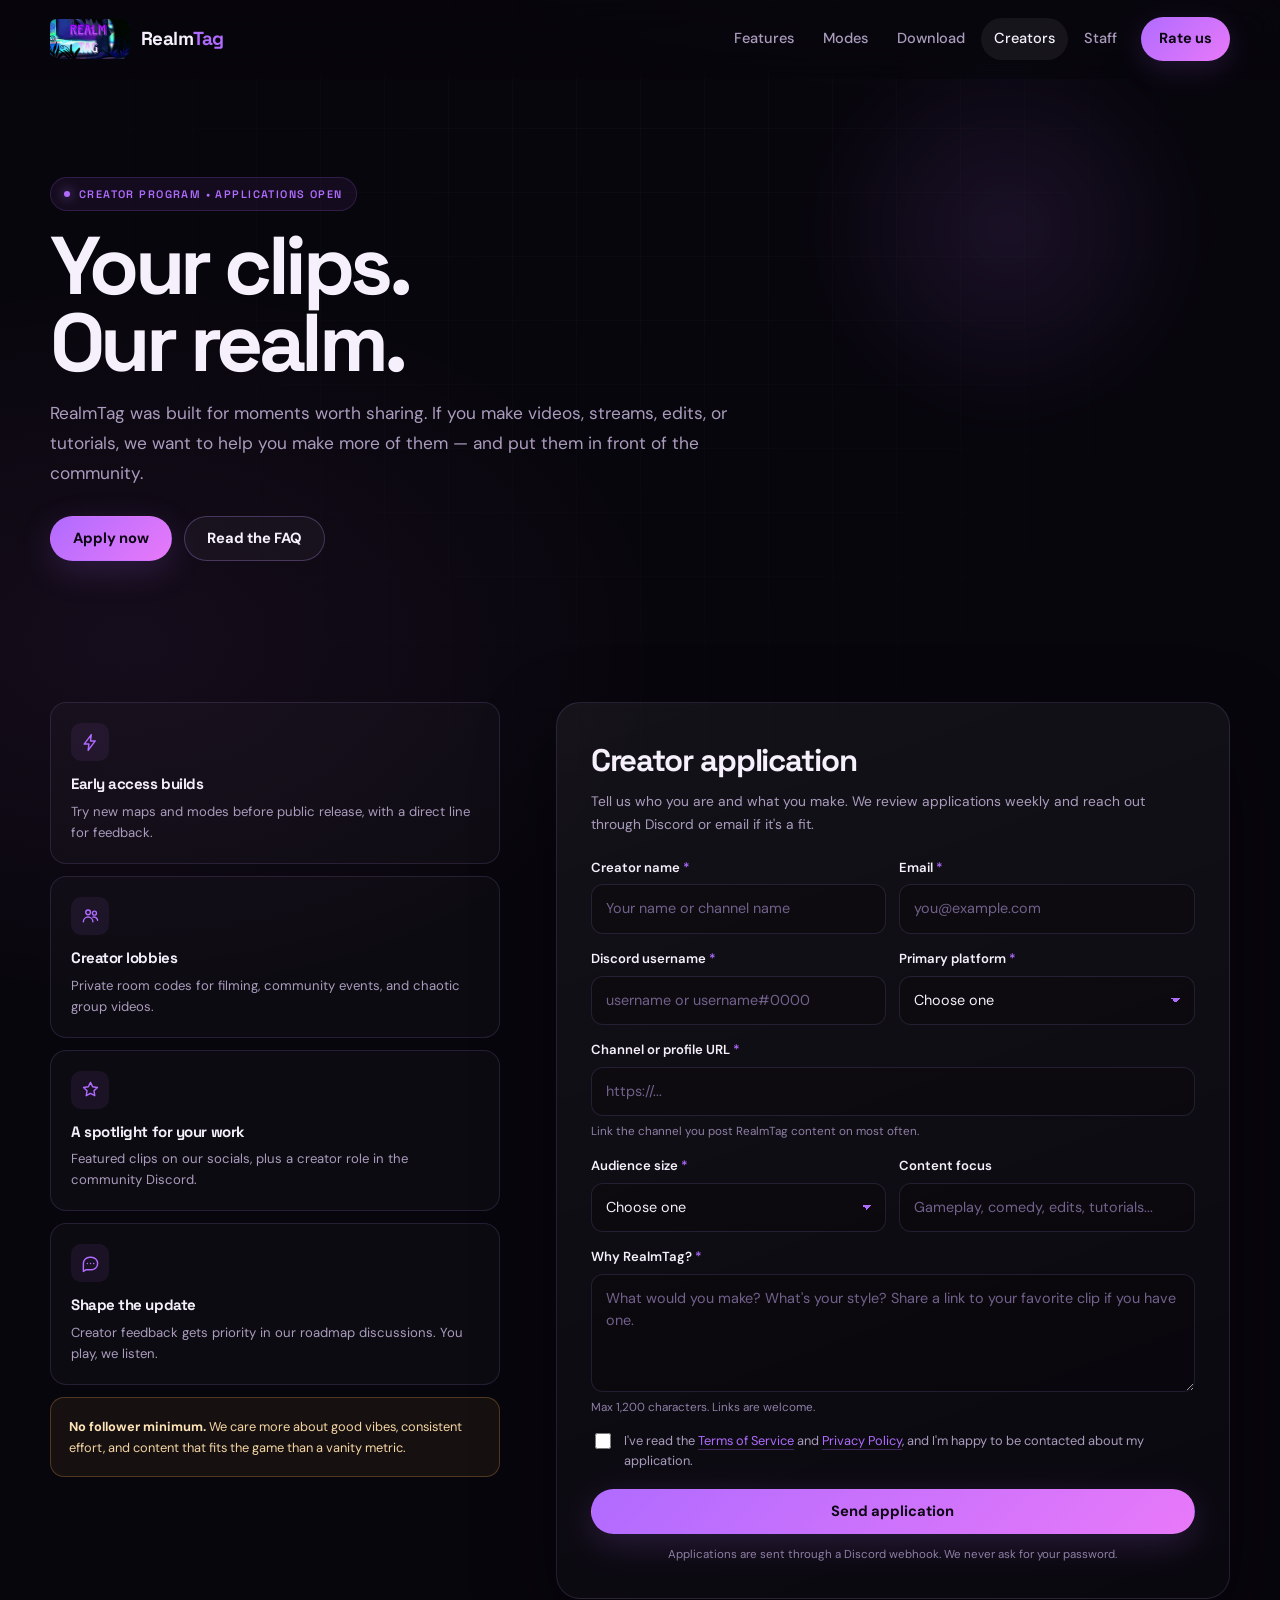
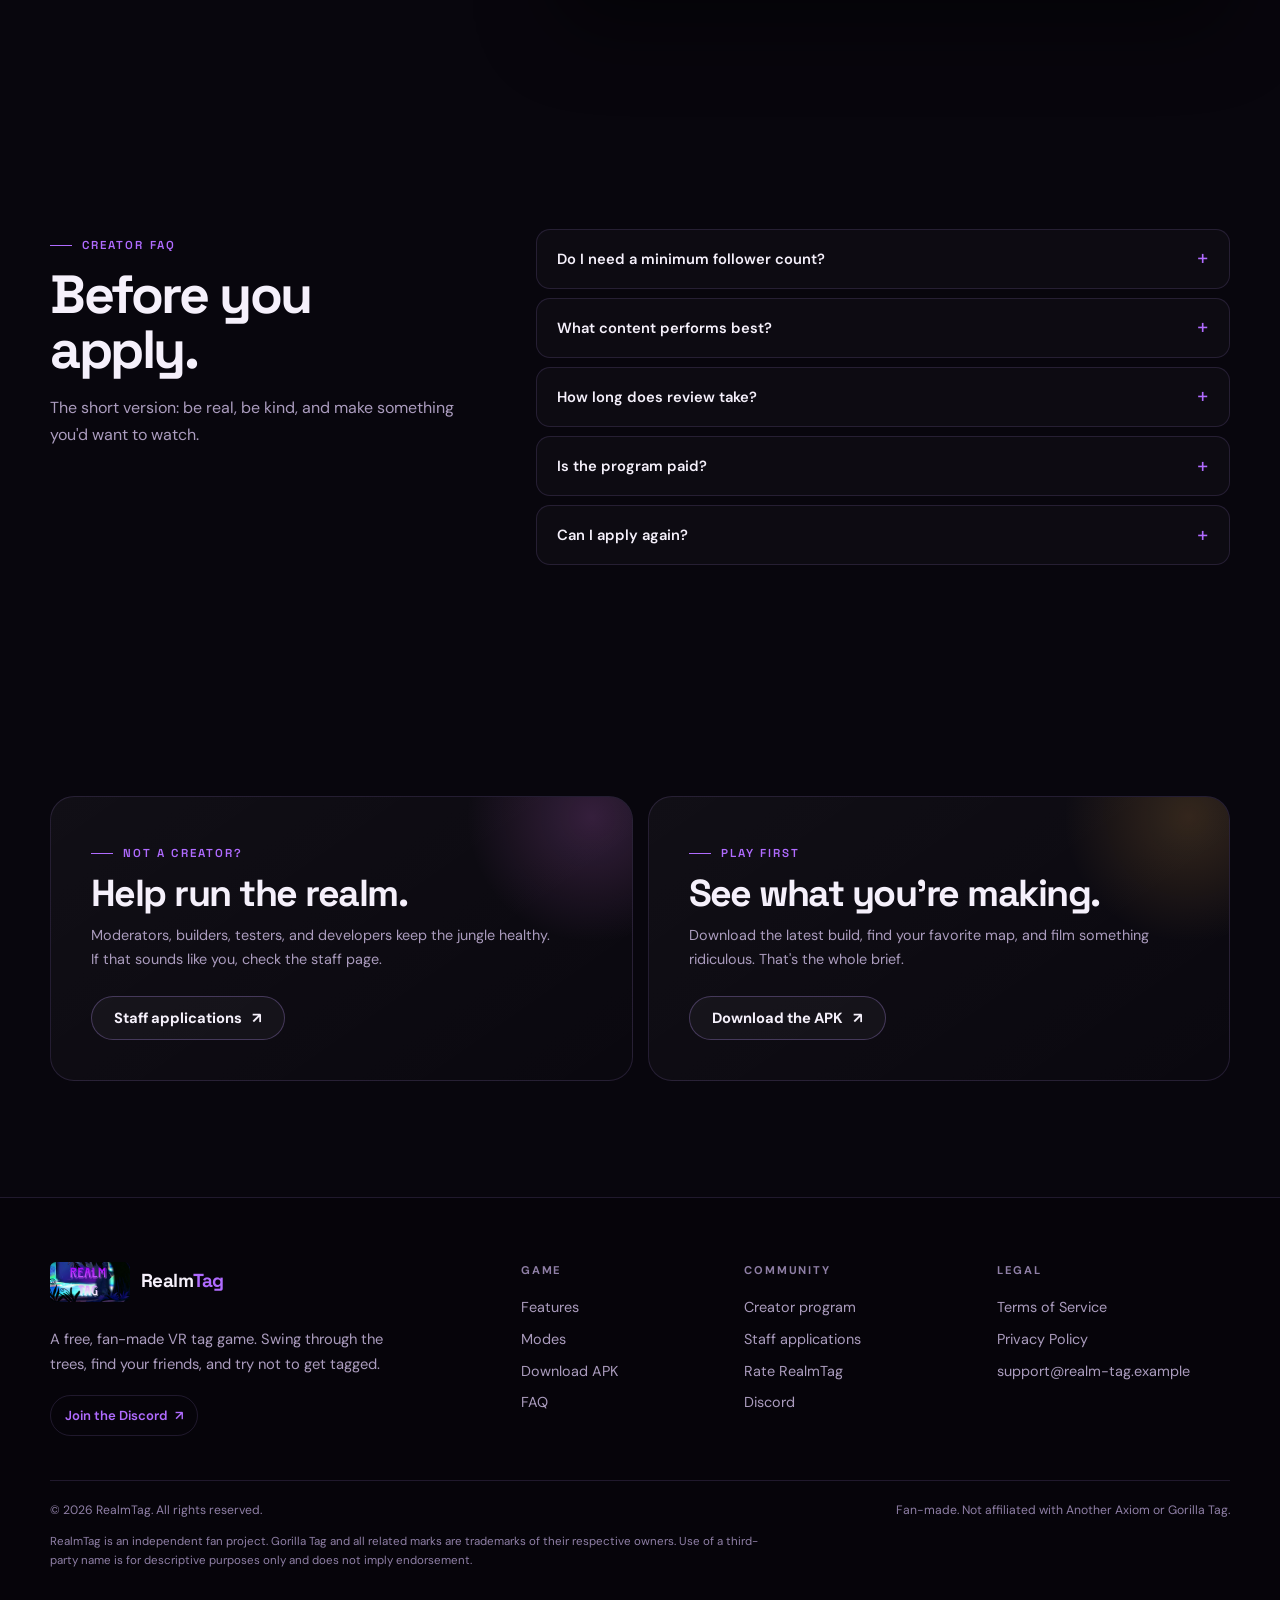
<file: creators.html>
<!doctype html>
<html lang="en">
<head>
  <meta charset="utf-8">
  <meta name="viewport" content="width=device-width, initial-scale=1">
  <title>RealmTag Creator Program — Apply</title>
  <meta name="description" content="Apply to the RealmTag creator program. Early builds, creator lobbies, featured clips, and a community role for VR creators.">
  <meta name="theme-color" content="#08060d">
  <meta property="og:title" content="RealmTag Creator Program — Apply">
  <meta property="og:description" content="Your clips. Our realm. Apply to the RealmTag creator program.">
  <meta property="og:type" content="website">
  <link rel="icon" href="assets/logo.jpg" type="image/jpeg">
  <link rel="manifest" href="site.webmanifest">
  <link rel="preconnect" href="https://fonts.googleapis.com">
  <link rel="preconnect" href="https://fonts.gstatic.com" crossorigin>
  <link href="https://fonts.googleapis.com/css2?family=DM+Sans:wght@400;500;600;700&family=Space+Grotesk:wght@400;500;600;700&display=swap" rel="stylesheet">
  <link rel="stylesheet" href="assets/css/base.css">
  <link rel="stylesheet" href="assets/css/home.css">
  <link rel="stylesheet" href="assets/css/forms.css">
  <link rel="stylesheet" href="assets/css/pages.css">
  <link rel="stylesheet" href="assets/css/responsive.css">
  <script>document.documentElement.classList.add("js");</script>
</head>
<body>
  <a class="skip-link" href="#main">Skip to content</a>

  <header class="site-header">
    <div class="container nav">
      <a class="brand" href="index.html" aria-label="RealmTag home">
        <img src="assets/logo.jpg" width="38" height="38" alt="">
        <span>Realm<em>Tag</em></span>
      </a>
      <button class="menu-toggle" type="button" aria-label="Toggle menu" aria-controls="site-nav" aria-expanded="false">
        <span></span><span></span><span></span>
      </button>
      <nav class="nav-links" id="site-nav" aria-label="Main navigation">
        <a href="index.html#features">Features</a>
        <a href="index.html#modes">Modes</a>
        <a href="download.html">Download</a>
        <a href="creators.html" aria-current="page">Creators</a>
        <a href="staff.html">Staff</a>
        <a class="nav-cta" href="index.html#ratings">Rate us</a>
      </nav>
    </div>
  </header>

  <main id="main">
    <section class="page-hero">
      <div class="container">
        <div class="eyebrow"><span class="dot"></span> Creator program • Applications open</div>
        <h1>Your clips.<br>Our realm.</h1>
        <p>RealmTag was built for moments worth sharing. If you make videos, streams, edits, or tutorials, we want to help you make more of them — and put them in front of the community.</p>
        <div class="page-hero-actions">
          <a class="btn btn-primary" href="#apply">Apply now</a>
          <a class="btn btn-ghost" href="#creator-faq">Read the FAQ</a>
        </div>
      </div>
    </section>

    <section class="section" id="apply">
      <div class="container apply-layout">
        <aside class="apply-aside" data-reveal>
          <h2 class="sr-only">Creator program benefits</h2>
          <div class="perk">
            <div class="perk-icon">
              <svg viewBox="0 0 24 24" fill="none" stroke="currentColor" stroke-width="1.8" stroke-linecap="round" stroke-linejoin="round" aria-hidden="true"><path d="M13 2 4 14h6l-1 8 9-12h-6l1-8Z"/></svg>
            </div>
            <h3>Early access builds</h3>
            <p>Try new maps and modes before public release, with a direct line for feedback.</p>
          </div>
          <div class="perk">
            <div class="perk-icon">
              <svg viewBox="0 0 24 24" fill="none" stroke="currentColor" stroke-width="1.8" stroke-linecap="round" stroke-linejoin="round" aria-hidden="true"><circle cx="9" cy="8" r="3"/><path d="M3 20a6 6 0 0 1 12 0"/><circle cx="17" cy="9" r="2.5"/><path d="M15 14a5 5 0 0 1 6 4"/></svg>
            </div>
            <h3>Creator lobbies</h3>
            <p>Private room codes for filming, community events, and chaotic group videos.</p>
          </div>
          <div class="perk">
            <div class="perk-icon">
              <svg viewBox="0 0 24 24" fill="none" stroke="currentColor" stroke-width="1.8" stroke-linecap="round" stroke-linejoin="round" aria-hidden="true"><path d="m12 3 2.7 5.5 6.1.9-4.4 4.3 1 6.1L12 16.9 6.6 19.8l1-6.1-4.4-4.3 6.1-.9L12 3Z"/></svg>
            </div>
            <h3>A spotlight for your work</h3>
            <p>Featured clips on our socials, plus a creator role in the community Discord.</p>
          </div>
          <div class="perk">
            <div class="perk-icon">
              <svg viewBox="0 0 24 24" fill="none" stroke="currentColor" stroke-width="1.8" stroke-linecap="round" stroke-linejoin="round" aria-hidden="true"><path d="M21 12a8 8 0 0 1-8 8H6l-3 2V12a8 8 0 0 1 8-8h2a8 8 0 0 1 8 8Z"/><path d="M8 12h.01M12 12h.01M16 12h.01"/></svg>
            </div>
            <h3>Shape the update</h3>
            <p>Creator feedback gets priority in our roadmap discussions. You play, we listen.</p>
          </div>

          <p class="aside-note"><strong>No follower minimum.</strong> We care more about good vibes, consistent effort, and content that fits the game than a vanity metric.</p>
        </aside>

        <div class="form-card" data-reveal data-reveal-delay="80">
          <h2>Creator application</h2>
          <p>Tell us who you are and what you make. We review applications weekly and reach out through Discord or email if it's a fit.</p>

          <form data-webhook-form data-form-type="creator" novalidate>
            <div class="form-row">
              <div class="field">
                <label for="creator-name">Creator name <span class="required">*</span></label>
                <input id="creator-name" name="name" type="text" maxlength="80" required placeholder="Your name or channel name" autocomplete="name">
              </div>
              <div class="field">
                <label for="creator-email">Email <span class="required">*</span></label>
                <input id="creator-email" name="email" type="email" maxlength="120" required placeholder="you@example.com" autocomplete="email">
              </div>
            </div>

            <div class="form-row">
              <div class="field">
                <label for="creator-discord">Discord username <span class="required">*</span></label>
                <input id="creator-discord" name="discord" type="text" maxlength="80" required placeholder="username or username#0000" autocomplete="off">
              </div>
              <div class="field">
                <label for="creator-platform">Primary platform <span class="required">*</span></label>
                <select id="creator-platform" name="platform" required>
                  <option value="">Choose one</option>
                  <option>YouTube</option>
                  <option>TikTok</option>
                  <option>Twitch</option>
                  <option>Instagram</option>
                  <option>X / Twitter</option>
                  <option>Discord</option>
                  <option>Other</option>
                </select>
              </div>
            </div>

            <div class="field">
              <label for="creator-channel">Channel or profile URL <span class="required">*</span></label>
              <input id="creator-channel" name="channel" type="url" maxlength="240" required placeholder="https://..." autocomplete="url">
              <span class="hint">Link the channel you post RealmTag content on most often.</span>
            </div>

            <div class="form-row">
              <div class="field">
                <label for="creator-audience">Audience size <span class="required">*</span></label>
                <select id="creator-audience" name="audience" required>
                  <option value="">Choose one</option>
                  <option>Just starting (0–500)</option>
                  <option>500–2,000</option>
                  <option>2,000–10,000</option>
                  <option>10,000–50,000</option>
                  <option>50,000+</option>
                  <option>Prefer not to say</option>
                </select>
              </div>
              <div class="field">
                <label for="creator-focus">Content focus</label>
                <input id="creator-focus" name="focus" type="text" maxlength="120" placeholder="Gameplay, comedy, edits, tutorials...">
              </div>
            </div>

            <div class="field">
              <label for="creator-pitch">Why RealmTag? <span class="required">*</span></label>
              <textarea id="creator-pitch" name="pitch" maxlength="1200" required placeholder="What would you make? What's your style? Share a link to your favorite clip if you have one."></textarea>
              <span class="hint">Max 1,200 characters. Links are welcome.</span>
            </div>

            <label class="check">
              <input type="checkbox" name="agree" value="yes" required>
              <span>I've read the <a href="terms.html">Terms of Service</a> and <a href="privacy.html">Privacy Policy</a>, and I'm happy to be contacted about my application.</span>
            </label>

            <div class="hp" aria-hidden="true">
              <label for="creator-website">Website</label>
              <input id="creator-website" name="website" type="text" tabindex="-1" autocomplete="off">
            </div>

            <button class="btn btn-primary btn-full" type="submit">Send application</button>
            <p class="form-note">Applications are sent through a Discord webhook. We never ask for your password.</p>
            <div class="form-status" role="status" aria-live="polite"></div>
          </form>
        </div>
      </div>
    </section>

    <section class="section" id="creator-faq">
      <div class="container faq-layout">
        <div data-reveal>
          <span class="kicker">Creator FAQ</span>
          <h2>Before you<br>apply.</h2>
          <p class="faq-intro">The short version: be real, be kind, and make something you'd want to watch.</p>
        </div>
        <div class="faq-list" data-reveal data-reveal-delay="80">
          <details>
            <summary>Do I need a minimum follower count?</summary>
            <p>No. We review the person and the content, not just the number. A small channel with a clear voice is just as interesting to us as a large one.</p>
          </details>
          <details>
            <summary>What content performs best?</summary>
            <p>Gameplay clips with a strong hook, funny fails, creative edits, and beginner-friendly tutorials all do well. Make the movement look fun and the community feel welcoming.</p>
          </details>
          <details>
            <summary>How long does review take?</summary>
            <p>We review applications weekly. If you don't hear back within 10 days, feel free to follow up in the community Discord.</p>
          </details>
          <details>
            <summary>Is the program paid?</summary>
            <p>The program is currently perk-based: early access, creator lobbies, featured content, and a community role. We'll be clear about any future paid opportunities before asking for anything.</p>
          </details>
          <details>
            <summary>Can I apply again?</summary>
            <p>Yes. If your content or channel changes, send a new application. Just don't spam the form — one thoughtful application is better than five rushed ones.</p>
          </details>
        </div>
      </div>
    </section>

    <section class="section" aria-labelledby="creator-cta-heading">
      <div class="container">
        <div class="cta-grid">
          <article class="cta-card cta-card--creator" data-reveal>
            <span class="kicker">Not a creator?</span>
            <h3>Help run the realm.</h3>
            <p>Moderators, builders, testers, and developers keep the jungle healthy. If that sounds like you, check the staff page.</p>
            <a class="btn btn-ghost" href="staff.html">Staff applications <span aria-hidden="true">↗</span></a>
          </article>
          <article class="cta-card cta-card--staff" data-reveal data-reveal-delay="80">
            <span class="kicker">Play first</span>
            <h3>See what you're making.</h3>
            <p>Download the latest build, find your favorite map, and film something ridiculous. That's the whole brief.</p>
            <a class="btn btn-ghost" href="download.html">Download the APK <span aria-hidden="true">↗</span></a>
          </article>
        </div>
      </div>
    </section>
  </main>

  <footer class="site-footer">
    <div class="container">
      <div class="footer-grid">
        <div class="footer-brand">
          <a class="brand" href="index.html" aria-label="RealmTag home">
            <img src="assets/logo.jpg" width="38" height="38" alt="">
            <span>Realm<em>Tag</em></span>
          </a>
          <p>A free, fan-made VR tag game. Swing through the trees, find your friends, and try not to get tagged.</p>
          <a class="footer-discord" data-discord-link href="#">Join the Discord <span aria-hidden="true">↗</span></a>
        </div>
        <div class="footer-col">
          <h3>Game</h3>
          <a href="index.html#features">Features</a>
          <a href="index.html#modes">Modes</a>
          <a href="download.html">Download APK</a>
          <a href="index.html#faq">FAQ</a>
        </div>
        <div class="footer-col">
          <h3>Community</h3>
          <a href="creators.html">Creator program</a>
          <a href="staff.html">Staff applications</a>
          <a href="index.html#ratings">Rate RealmTag</a>
          <a data-discord-link href="#">Discord</a>
        </div>
        <div class="footer-col">
          <h3>Legal</h3>
          <a href="terms.html">Terms of Service</a>
          <a href="privacy.html">Privacy Policy</a>
          <a data-contact-email href="mailto:support@realm-tag.example">Contact</a>
        </div>
      </div>
      <div class="footer-bottom">
        <span>© <span data-year>2026</span> RealmTag. All rights reserved.</span>
        <span>Fan-made. Not affiliated with Another Axiom or Gorilla Tag.</span>
      </div>
      <p class="disclaimer">RealmTag is an independent fan project. Gorilla Tag and all related marks are trademarks of their respective owners. Use of a third-party name is for descriptive purposes only and does not imply endorsement.</p>
    </div>
  </footer>

  <script src="config.js"></script>
  <script src="assets/site.js"></script>
</body>
</html>
</file>
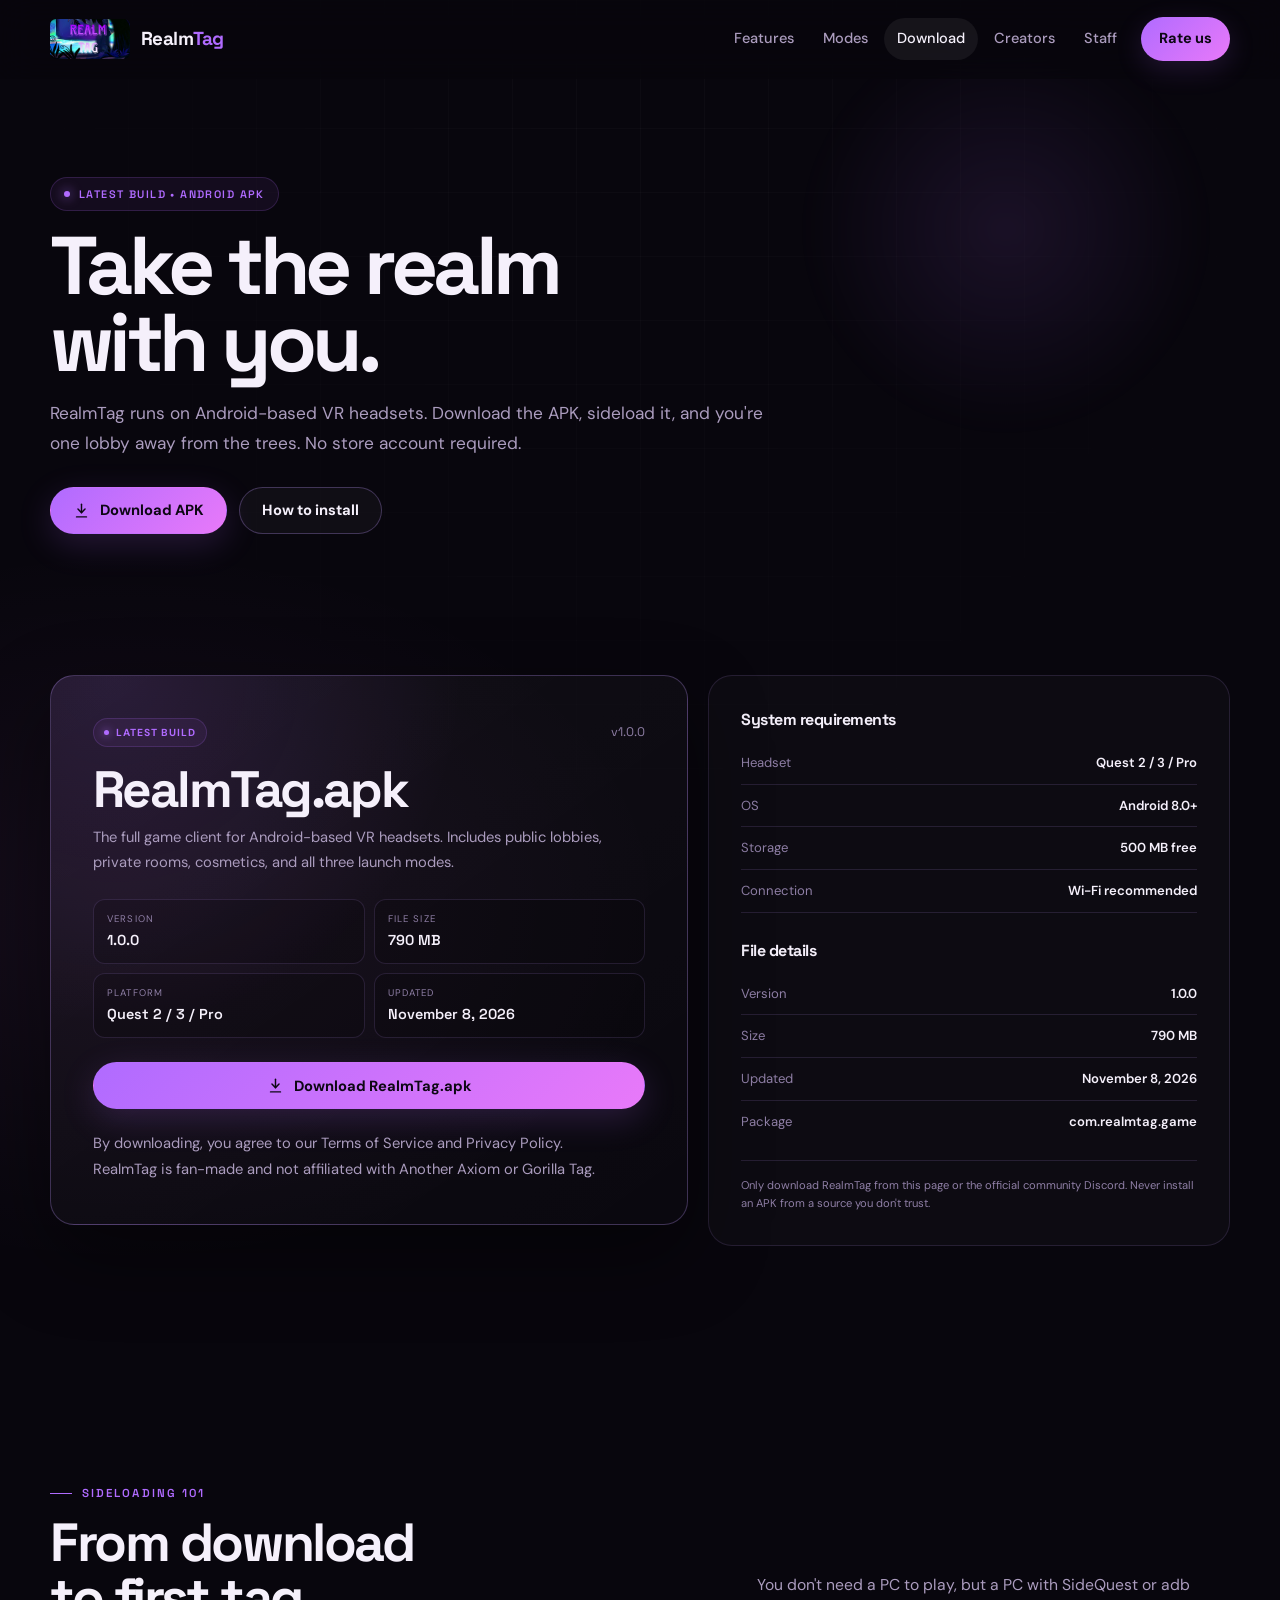
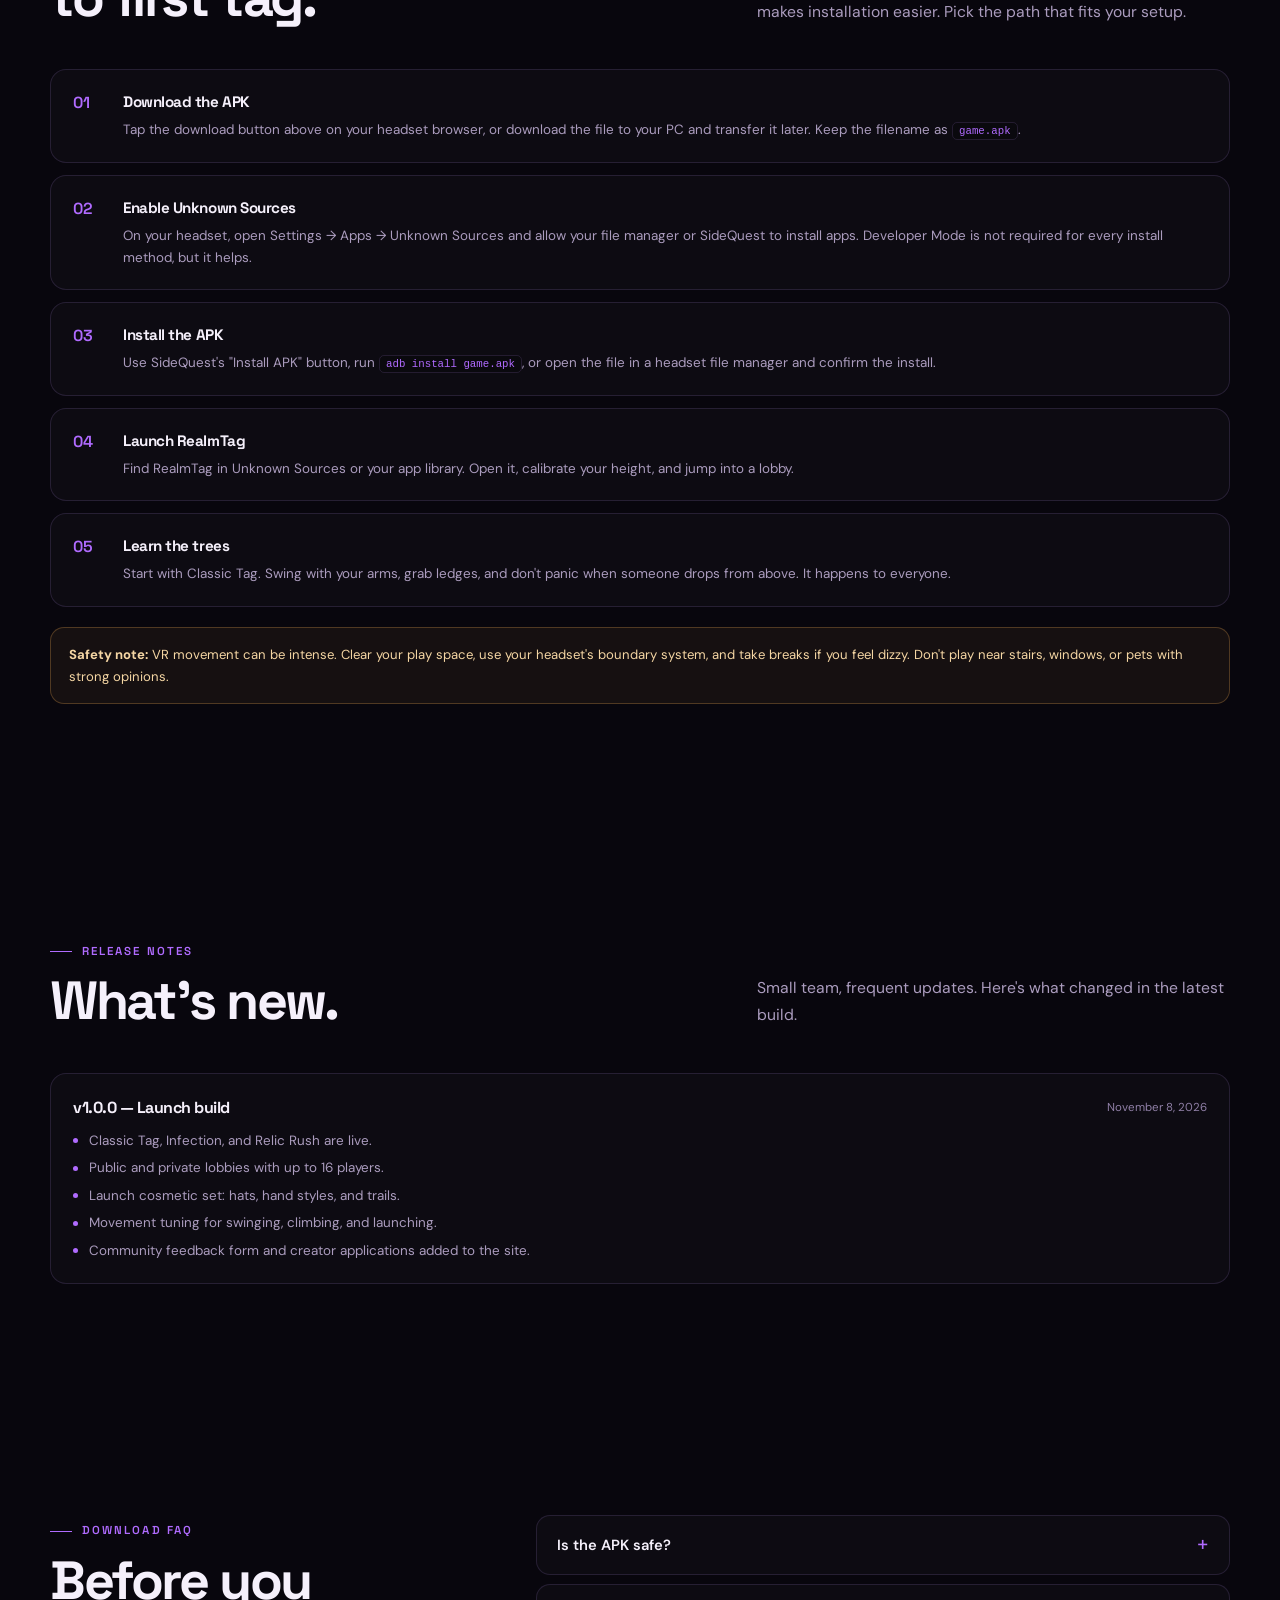
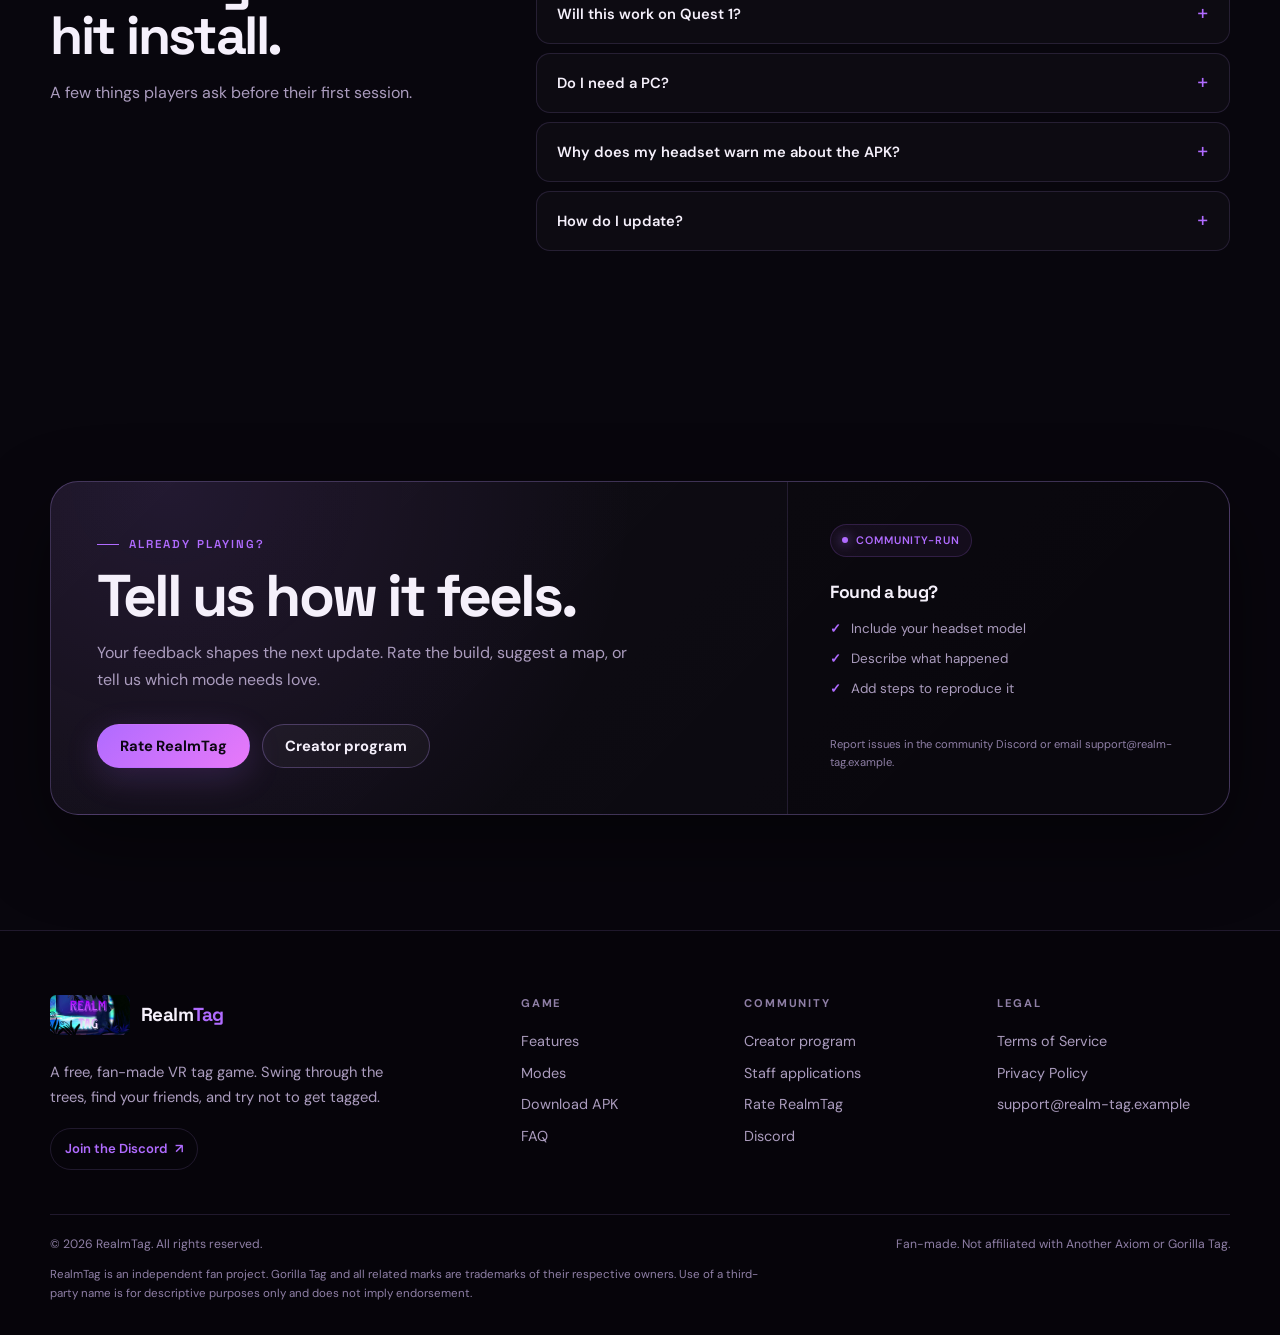
<file: download.html>
<!doctype html>
<html lang="en">
<head>
  <meta charset="utf-8">
  <meta name="viewport" content="width=device-width, initial-scale=1">
  <title>Download RealmTag — Android APK</title>
  <meta name="description" content="Download the latest RealmTag APK for Meta Quest 2, Quest 3, and Quest Pro. Includes install steps, requirements, and release notes.">
  <meta name="theme-color" content="#08060d">
  <meta property="og:title" content="Download RealmTag — Android APK">
  <meta property="og:description" content="Grab the latest RealmTag APK and meet us in the trees.">
  <meta property="og:type" content="website">
  <link rel="icon" href="assets/logo.jpg" type="image/jpeg">
  <link rel="manifest" href="site.webmanifest">
  <link rel="preconnect" href="https://fonts.googleapis.com">
  <link rel="preconnect" href="https://fonts.gstatic.com" crossorigin>
  <link href="https://fonts.googleapis.com/css2?family=DM+Sans:wght@400;500;600;700&family=Space+Grotesk:wght@400;500;600;700&display=swap" rel="stylesheet">
  <link rel="stylesheet" href="assets/css/base.css">
  <link rel="stylesheet" href="assets/css/home.css">
  <link rel="stylesheet" href="assets/css/pages.css">
  <link rel="stylesheet" href="assets/css/responsive.css">
  <script>document.documentElement.classList.add("js");</script>
</head>
<body>
  <a class="skip-link" href="#main">Skip to content</a>

  <header class="site-header">
    <div class="container nav">
      <a class="brand" href="index.html" aria-label="RealmTag home">
        <img src="assets/logo.jpg" width="38" height="38" alt="">
        <span>Realm<em>Tag</em></span>
      </a>
      <button class="menu-toggle" type="button" aria-label="Toggle menu" aria-controls="site-nav" aria-expanded="false">
        <span></span><span></span><span></span>
      </button>
      <nav class="nav-links" id="site-nav" aria-label="Main navigation">
        <a href="index.html#features">Features</a>
        <a href="index.html#modes">Modes</a>
        <a href="download.html" aria-current="page">Download</a>
        <a href="creators.html">Creators</a>
        <a href="staff.html">Staff</a>
        <a class="nav-cta" href="index.html#ratings">Rate us</a>
      </nav>
    </div>
  </header>

  <main id="main">
    <section class="page-hero">
      <div class="container">
        <div class="eyebrow"><span class="dot"></span> Latest build • Android APK</div>
        <h1>Take the realm<br>with you.</h1>
        <p>RealmTag runs on Android-based VR headsets. Download the APK, sideload it, and you're one lobby away from the trees. No store account required.</p>
        <div class="page-hero-actions">
          <a class="btn btn-primary" data-download-link href="https://github.com/LYRACorparation/RealmTag/releases/latest/download/game.apk">
            <svg viewBox="0 0 24 24" fill="none" stroke="currentColor" stroke-width="2" stroke-linecap="round" stroke-linejoin="round" aria-hidden="true"><path d="M12 3v12"/><path d="m7 10 5 5 5-5"/><path d="M5 21h14"/></svg>
            Download APK
          </a>
          <a class="btn btn-ghost" href="#install">How to install</a>
        </div>
      </div>
    </section>

    <section class="section" aria-labelledby="download-heading">
      <div class="container">
        <h2 id="download-heading" class="sr-only">Download RealmTag</h2>
        <div class="download-hero-grid">
          <div class="download-card" data-reveal>
            <div class="download-card-top">
              <span class="badge">Latest build</span>
              <span>v<span data-version>1.0.0</span></span>
            </div>
            <h2>RealmTag.apk</h2>
            <p>The full game client for Android-based VR headsets. Includes public lobbies, private rooms, cosmetics, and all three launch modes.</p>

            <div class="download-meta">
              <div><span>Version</span><strong data-version>1.0.0</strong></div>
              <div><span>File size</span><strong data-apk-size>— MB</strong></div>
              <div><span>Platform</span><strong>Quest 2 / 3 / Pro</strong></div>
              <div><span>Updated</span><strong data-updated>November 8, 2026</strong></div>
            </div>

            <a class="btn btn-primary btn-full" data-download-link href="https://github.com/LYRACorparation/RealmTag/releases/latest/download/game.apk">
              <svg viewBox="0 0 24 24" fill="none" stroke="currentColor" stroke-width="2" stroke-linecap="round" stroke-linejoin="round" aria-hidden="true"><path d="M12 3v12"/><path d="m7 10 5 5 5-5"/><path d="M5 21h14"/></svg>
              Download RealmTag.apk
            </a>
            <p class="fine-print">By downloading, you agree to our <a href="terms.html">Terms of Service</a> and <a href="privacy.html">Privacy Policy</a>. RealmTag is fan-made and not affiliated with Another Axiom or Gorilla Tag.</p>
          </div>

          <aside class="spec-card" data-reveal data-reveal-delay="80">
            <h3>System requirements</h3>
            <div class="spec"><span>Headset</span><strong>Quest 2 / 3 / Pro</strong></div>
            <div class="spec"><span>OS</span><strong>Android 8.0+</strong></div>
            <div class="spec"><span>Storage</span><strong>500 MB free</strong></div>
            <div class="spec"><span>Connection</span><strong>Wi-Fi recommended</strong></div>

            <h3 style="margin-top: 26px;">File details</h3>
            <div class="spec"><span>Version</span><strong data-version>1.0.0</strong></div>
            <div class="spec"><span>Size</span><strong data-apk-size>— MB</strong></div>
            <div class="spec"><span>Updated</span><strong data-updated>November 8, 2026</strong></div>
            <div class="spec"><span>Package</span><strong>com.realmtag.game</strong></div>

            <p class="fine-print">Only download RealmTag from this page or the official community Discord. Never install an APK from a source you don't trust.</p>
          </aside>
        </div>
      </div>
    </section>

    <section class="section" id="install" aria-labelledby="install-heading">
      <div class="container">
        <div class="section-head" data-reveal>
          <div>
            <span class="kicker">Sideloading 101</span>
            <h2 id="install-heading">From download<br>to first tag.</h2>
          </div>
          <p>You don't need a PC to play, but a PC with SideQuest or adb makes installation easier. Pick the path that fits your setup.</p>
        </div>

        <div class="steps" data-reveal>
          <article class="step">
            <h3>Download the APK</h3>
            <p>Tap the download button above on your headset browser, or download the file to your PC and transfer it later. Keep the filename as <code>game.apk</code>.</p>
          </article>
          <article class="step">
            <h3>Enable Unknown Sources</h3>
            <p>On your headset, open Settings → Apps → Unknown Sources and allow your file manager or SideQuest to install apps. Developer Mode is not required for every install method, but it helps.</p>
          </article>
          <article class="step">
            <h3>Install the APK</h3>
            <p>Use SideQuest's "Install APK" button, run <code>adb install game.apk</code>, or open the file in a headset file manager and confirm the install.</p>
          </article>
          <article class="step">
            <h3>Launch RealmTag</h3>
            <p>Find RealmTag in Unknown Sources or your app library. Open it, calibrate your height, and jump into a lobby.</p>
          </article>
          <article class="step">
            <h3>Learn the trees</h3>
            <p>Start with Classic Tag. Swing with your arms, grab ledges, and don't panic when someone drops from above. It happens to everyone.</p>
          </article>
        </div>

        <p class="install-note"><strong>Safety note:</strong> VR movement can be intense. Clear your play space, use your headset's boundary system, and take breaks if you feel dizzy. Don't play near stairs, windows, or pets with strong opinions.</p>
      </div>
    </section>

    <section class="section" aria-labelledby="changelog-heading">
      <div class="container">
        <div class="section-head" data-reveal>
          <div>
            <span class="kicker">Release notes</span>
            <h2 id="changelog-heading">What's new.</h2>
          </div>
          <p>Small team, frequent updates. Here's what changed in the latest build.</p>
        </div>

        <div class="changelog" data-reveal>
          <article class="changelog-item">
            <div class="changelog-head">
              <h3>v1.0.0 — Launch build</h3>
              <span>November 8, 2026</span>
            </div>
            <ul>
              <li>Classic Tag, Infection, and Relic Rush are live.</li>
              <li>Public and private lobbies with up to 16 players.</li>
              <li>Launch cosmetic set: hats, hand styles, and trails.</li>
              <li>Movement tuning for swinging, climbing, and launching.</li>
              <li>Community feedback form and creator applications added to the site.</li>
            </ul>
          </article>
        </div>
      </div>
    </section>

    <section class="section" id="download-faq">
      <div class="container faq-layout">
        <div data-reveal>
          <span class="kicker">Download FAQ</span>
          <h2>Before you<br>hit install.</h2>
          <p class="faq-intro">A few things players ask before their first session.</p>
        </div>

        <div class="faq-list" data-reveal data-reveal-delay="80">
          <details>
            <summary>Is the APK safe?</summary>
            <p>Only download the file from this page or the official community Discord. We don't ask for your account password, payment details, or headset credentials. If a link asks for any of those, it isn't us.</p>
          </details>
          <details>
            <summary>Will this work on Quest 1?</summary>
            <p>Quest 2, Quest 3, and Quest Pro are the supported headsets. Quest 1 is not officially supported and may have performance or compatibility issues.</p>
          </details>
          <details>
            <summary>Do I need a PC?</summary>
            <p>No. You can download and install directly on the headset with a file manager. A PC with SideQuest or adb is simply the most reliable option if you run into trouble.</p>
          </details>
          <details>
            <summary>Why does my headset warn me about the APK?</summary>
            <p>Android shows a warning for apps installed outside the store. That's expected for sideloaded builds. Confirm that you trust the source before installing.</p>
          </details>
          <details>
            <summary>How do I update?</summary>
            <p>Download the newest APK and install it over the existing version. Your settings should carry over. If you hit an issue, uninstall the old build first and reinstall.</p>
          </details>
        </div>
      </div>
    </section>

    <section class="section" aria-labelledby="download-cta-heading">
      <div class="container">
        <div class="download-panel" data-reveal>
          <div class="download-main">
            <span class="kicker">Already playing?</span>
            <h2 id="download-cta-heading">Tell us how it feels.</h2>
            <p>Your feedback shapes the next update. Rate the build, suggest a map, or tell us which mode needs love.</p>
            <div class="hero-actions">
              <a class="btn btn-primary" href="index.html#ratings">Rate RealmTag</a>
              <a class="btn btn-ghost" href="creators.html">Creator program</a>
            </div>
          </div>
          <aside class="download-side">
            <div class="download-badge"><span class="dot"></span> Community-run</div>
            <h3>Found a bug?</h3>
            <ul class="check-list">
              <li>Include your headset model</li>
              <li>Describe what happened</li>
              <li>Add steps to reproduce it</li>
            </ul>
            <p class="fine-print">Report issues in the community Discord or email <a data-contact-email href="mailto:support@realm-tag.example">support@realm-tag.example</a>.</p>
          </aside>
        </div>
      </div>
    </section>
  </main>

  <footer class="site-footer">
    <div class="container">
      <div class="footer-grid">
        <div class="footer-brand">
          <a class="brand" href="index.html" aria-label="RealmTag home">
            <img src="assets/logo.jpg" width="38" height="38" alt="">
            <span>Realm<em>Tag</em></span>
          </a>
          <p>A free, fan-made VR tag game. Swing through the trees, find your friends, and try not to get tagged.</p>
          <a class="footer-discord" data-discord-link href="#">Join the Discord <span aria-hidden="true">↗</span></a>
        </div>
        <div class="footer-col">
          <h3>Game</h3>
          <a href="index.html#features">Features</a>
          <a href="index.html#modes">Modes</a>
          <a href="download.html">Download APK</a>
          <a href="index.html#faq">FAQ</a>
        </div>
        <div class="footer-col">
          <h3>Community</h3>
          <a href="creators.html">Creator program</a>
          <a href="staff.html">Staff applications</a>
          <a href="index.html#ratings">Rate RealmTag</a>
          <a data-discord-link href="#">Discord</a>
        </div>
        <div class="footer-col">
          <h3>Legal</h3>
          <a href="terms.html">Terms of Service</a>
          <a href="privacy.html">Privacy Policy</a>
          <a data-contact-email href="mailto:support@realm-tag.example">Contact</a>
        </div>
      </div>
      <div class="footer-bottom">
        <span>© <span data-year>2026</span> RealmTag. All rights reserved.</span>
        <span>Fan-made. Not affiliated with Another Axiom or Gorilla Tag.</span>
      </div>
      <p class="disclaimer">RealmTag is an independent fan project. Gorilla Tag and all related marks are trademarks of their respective owners. Use of a third-party name is for descriptive purposes only and does not imply endorsement.</p>
    </div>
  </footer>

  <script src="config.js"></script>
  <script src="assets/site.js"></script>
</body>
</html>
</file>
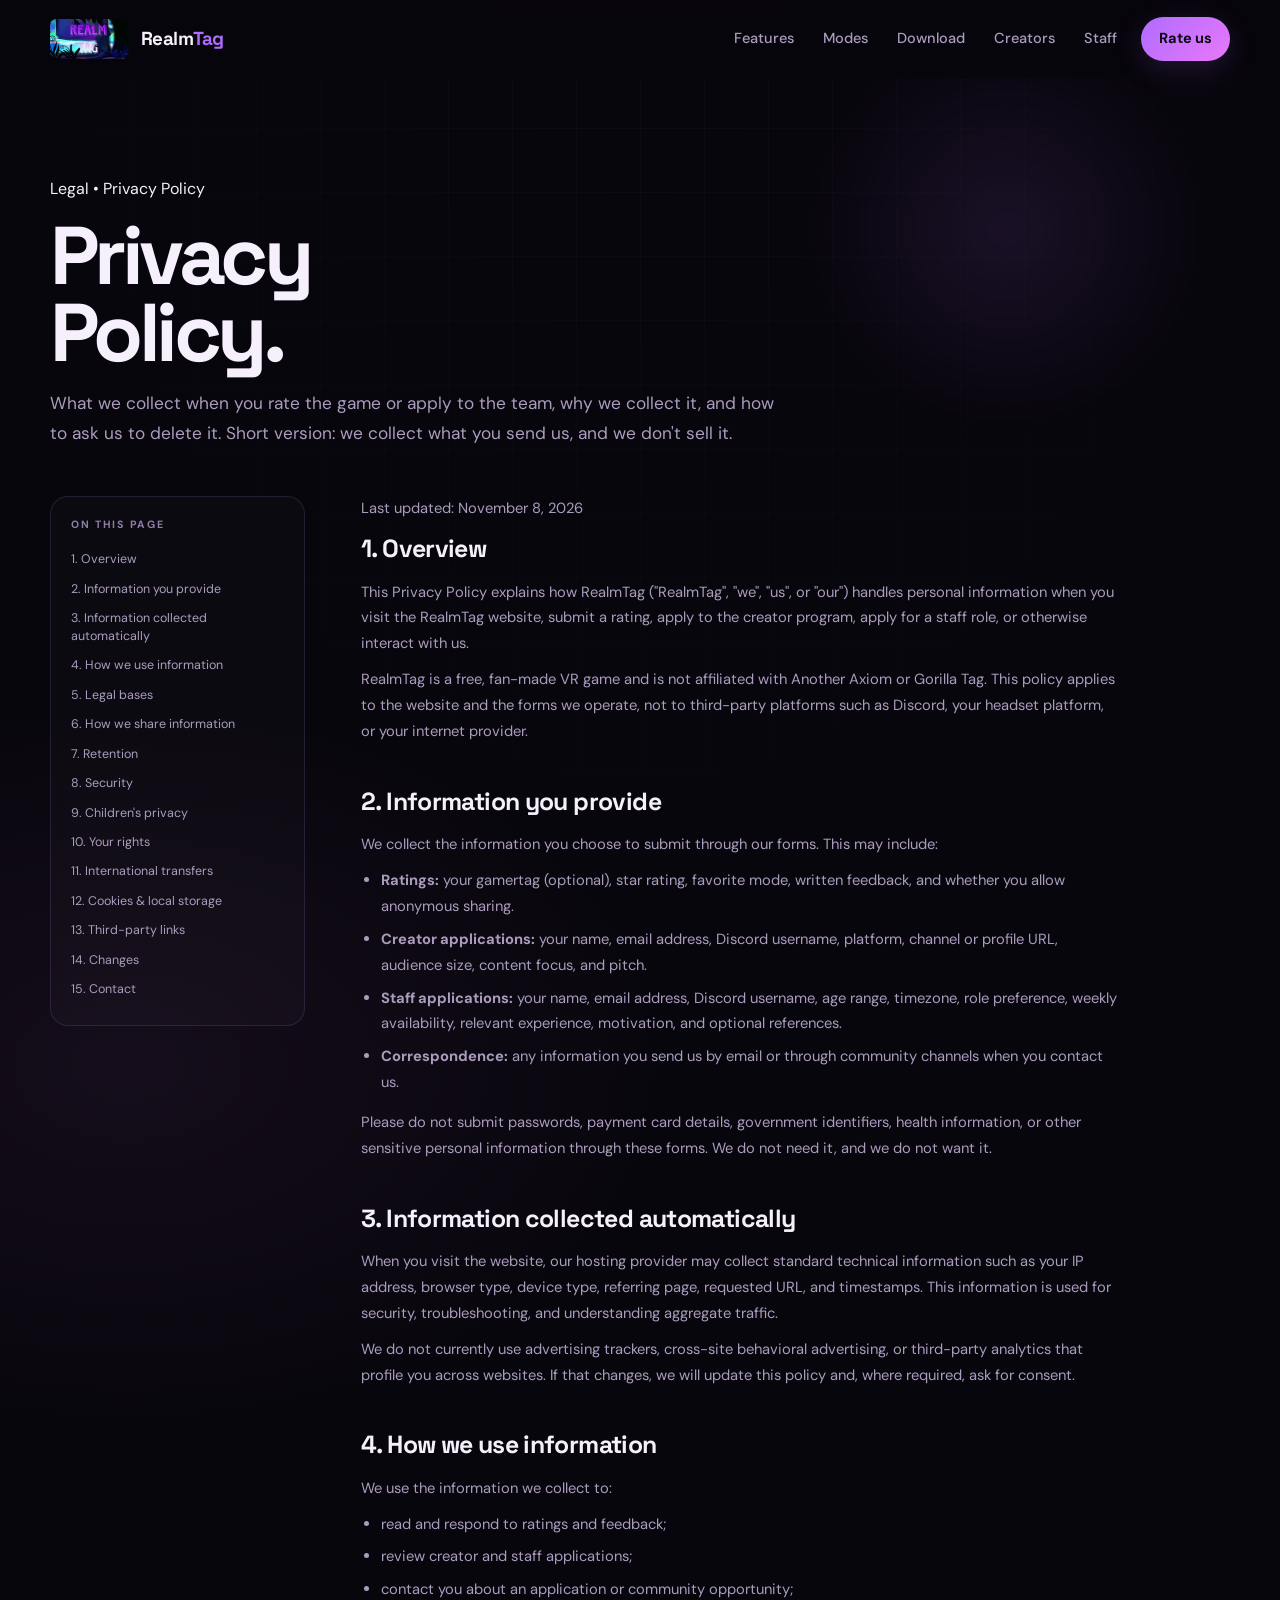
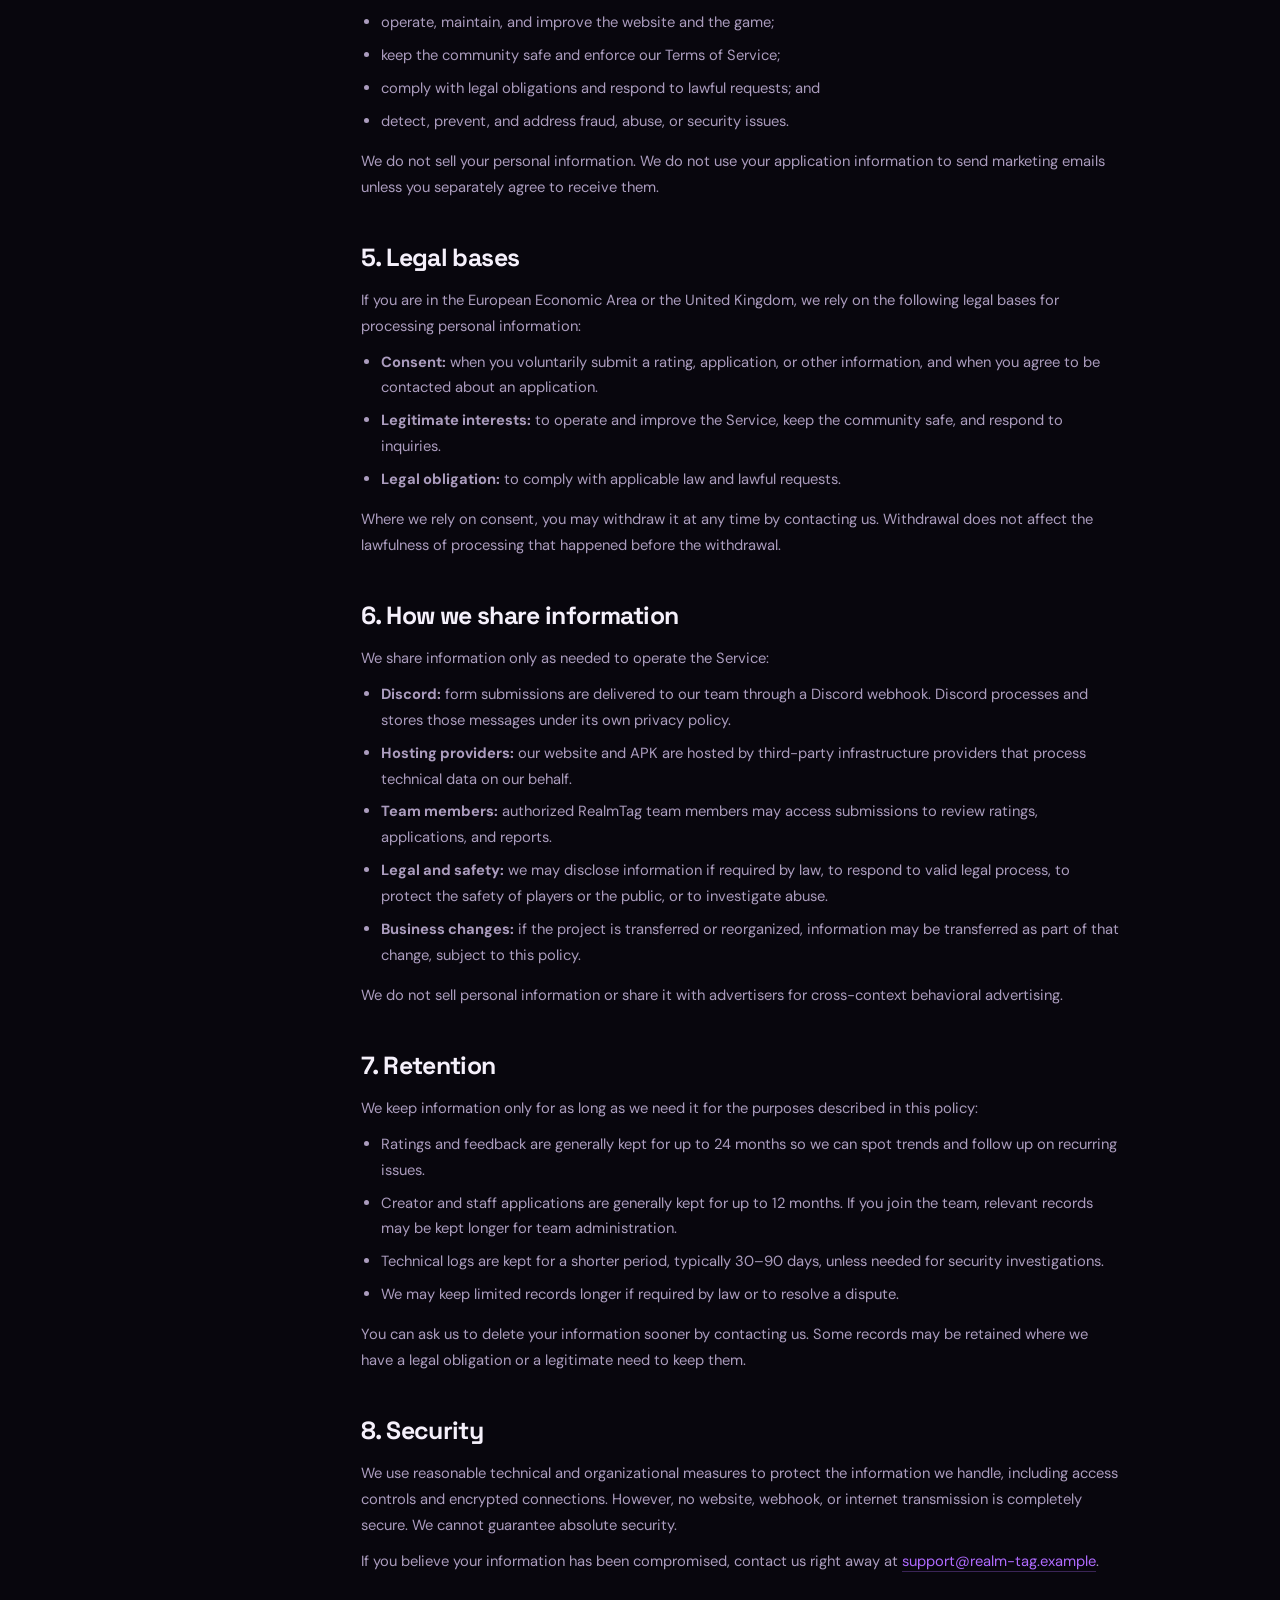
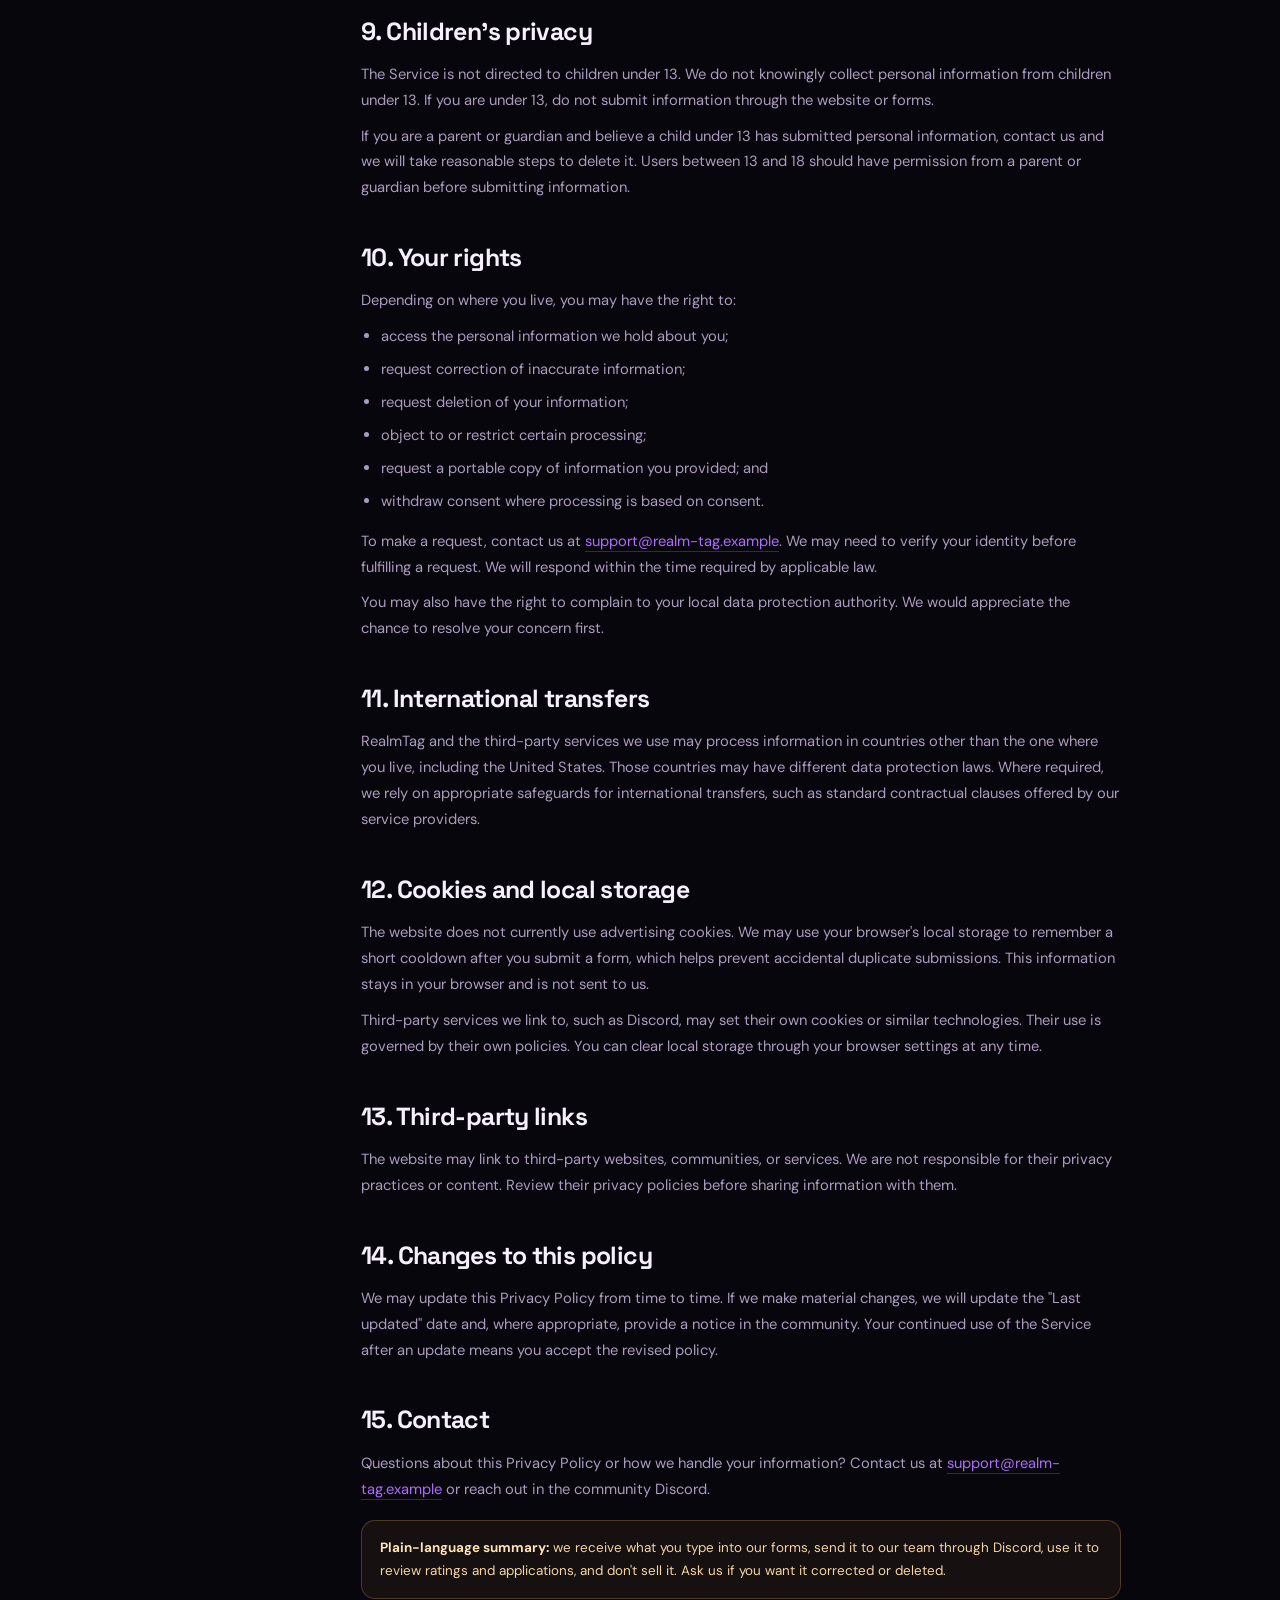
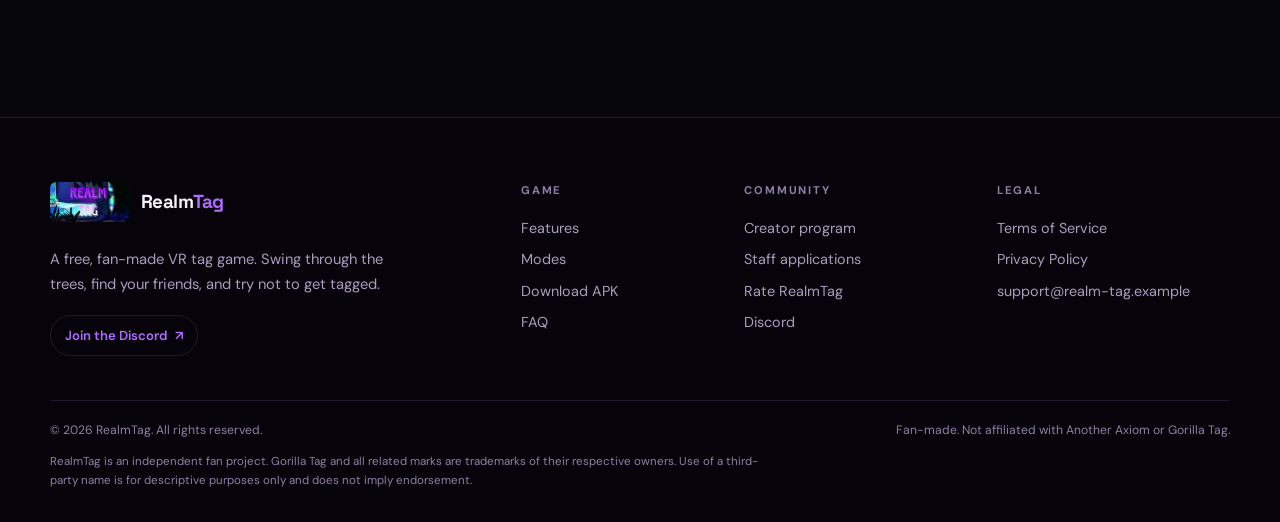
<file: privacy.html>
<!doctype html>
<html lang="en">
<head>
  <meta charset="utf-8">
  <meta name="viewport" content="width=device-width, initial-scale=1">
  <title>Privacy Policy — RealmTag</title>
  <meta name="description" content="How RealmTag handles information submitted through ratings, creator applications, and staff applications.">
  <meta name="theme-color" content="#08060d">
  <link rel="icon" href="assets/logo.jpg" type="image/jpeg">
  <link rel="manifest" href="site.webmanifest">
  <link rel="preconnect" href="https://fonts.googleapis.com">
  <link rel="preconnect" href="https://fonts.gstatic.com" crossorigin>
  <link href="https://fonts.googleapis.com/css2?family=DM+Sans:wght@400;500;600;700&family=Space+Grotesk:wght@400;500;600;700&display=swap" rel="stylesheet">
  <link rel="stylesheet" href="assets/css/base.css">
  <link rel="stylesheet" href="assets/css/pages.css">
  <link rel="stylesheet" href="assets/css/responsive.css">
  <script>document.documentElement.classList.add("js");</script>
</head>
<body>
  <a class="skip-link" href="#main">Skip to content</a>

  <header class="site-header">
    <div class="container nav">
      <a class="brand" href="index.html" aria-label="RealmTag home">
        <img src="assets/logo.jpg" width="38" height="38" alt="">
        <span>Realm<em>Tag</em></span>
      </a>
      <button class="menu-toggle" type="button" aria-label="Toggle menu" aria-controls="site-nav" aria-expanded="false">
        <span></span><span></span><span></span>
      </button>
      <nav class="nav-links" id="site-nav" aria-label="Main navigation">
        <a href="index.html#features">Features</a>
        <a href="index.html#modes">Modes</a>
        <a href="download.html">Download</a>
        <a href="creators.html">Creators</a>
        <a href="staff.html">Staff</a>
        <a class="nav-cta" href="index.html#ratings">Rate us</a>
      </nav>
    </div>
  </header>

  <main id="main">
    <section class="page-hero">
      <div class="container">
        <div class="eyebrow"><span class="dot"></span> Legal • Privacy Policy</div>
        <h1>Privacy<br>Policy.</h1>
        <p>What we collect when you rate the game or apply to the team, why we collect it, and how to ask us to delete it. Short version: we collect what you send us, and we don't sell it.</p>
      </div>
    </section>

    <div class="container legal-layout">
      <aside class="legal-toc" aria-label="On this page">
        <h2>On this page</h2>
        <nav>
          <a href="#overview">1. Overview</a>
          <a href="#information">2. Information you provide</a>
          <a href="#automatic">3. Information collected automatically</a>
          <a href="#use">4. How we use information</a>
          <a href="#legal-bases">5. Legal bases</a>
          <a href="#sharing">6. How we share information</a>
          <a href="#retention">7. Retention</a>
          <a href="#security">8. Security</a>
          <a href="#children">9. Children's privacy</a>
          <a href="#rights">10. Your rights</a>
          <a href="#transfers">11. International transfers</a>
          <a href="#cookies">12. Cookies &amp; local storage</a>
          <a href="#links">13. Third-party links</a>
          <a href="#changes">14. Changes</a>
          <a href="#contact">15. Contact</a>
        </nav>
      </aside>

      <article class="legal-content">
        <p class="legal-meta">Last updated: November 8, 2026</p>

        <h2 id="overview">1. Overview</h2>
        <p>This Privacy Policy explains how RealmTag ("RealmTag", "we", "us", or "our") handles personal information when you visit the RealmTag website, submit a rating, apply to the creator program, apply for a staff role, or otherwise interact with us.</p>
        <p>RealmTag is a free, fan-made VR game and is not affiliated with Another Axiom or Gorilla Tag. This policy applies to the website and the forms we operate, not to third-party platforms such as Discord, your headset platform, or your internet provider.</p>

        <h2 id="information">2. Information you provide</h2>
        <p>We collect the information you choose to submit through our forms. This may include:</p>
        <ul>
          <li><strong>Ratings:</strong> your gamertag (optional), star rating, favorite mode, written feedback, and whether you allow anonymous sharing.</li>
          <li><strong>Creator applications:</strong> your name, email address, Discord username, platform, channel or profile URL, audience size, content focus, and pitch.</li>
          <li><strong>Staff applications:</strong> your name, email address, Discord username, age range, timezone, role preference, weekly availability, relevant experience, motivation, and optional references.</li>
          <li><strong>Correspondence:</strong> any information you send us by email or through community channels when you contact us.</li>
        </ul>
        <p>Please do not submit passwords, payment card details, government identifiers, health information, or other sensitive personal information through these forms. We do not need it, and we do not want it.</p>

        <h2 id="automatic">3. Information collected automatically</h2>
        <p>When you visit the website, our hosting provider may collect standard technical information such as your IP address, browser type, device type, referring page, requested URL, and timestamps. This information is used for security, troubleshooting, and understanding aggregate traffic.</p>
        <p>We do not currently use advertising trackers, cross-site behavioral advertising, or third-party analytics that profile you across websites. If that changes, we will update this policy and, where required, ask for consent.</p>

        <h2 id="use">4. How we use information</h2>
        <p>We use the information we collect to:</p>
        <ul>
          <li>read and respond to ratings and feedback;</li>
          <li>review creator and staff applications;</li>
          <li>contact you about an application or community opportunity;</li>
          <li>operate, maintain, and improve the website and the game;</li>
          <li>keep the community safe and enforce our Terms of Service;</li>
          <li>comply with legal obligations and respond to lawful requests; and</li>
          <li>detect, prevent, and address fraud, abuse, or security issues.</li>
        </ul>
        <p>We do not sell your personal information. We do not use your application information to send marketing emails unless you separately agree to receive them.</p>

        <h2 id="legal-bases">5. Legal bases</h2>
        <p>If you are in the European Economic Area or the United Kingdom, we rely on the following legal bases for processing personal information:</p>
        <ul>
          <li><strong>Consent:</strong> when you voluntarily submit a rating, application, or other information, and when you agree to be contacted about an application.</li>
          <li><strong>Legitimate interests:</strong> to operate and improve the Service, keep the community safe, and respond to inquiries.</li>
          <li><strong>Legal obligation:</strong> to comply with applicable law and lawful requests.</li>
        </ul>
        <p>Where we rely on consent, you may withdraw it at any time by contacting us. Withdrawal does not affect the lawfulness of processing that happened before the withdrawal.</p>

        <h2 id="sharing">6. How we share information</h2>
        <p>We share information only as needed to operate the Service:</p>
        <ul>
          <li><strong>Discord:</strong> form submissions are delivered to our team through a Discord webhook. Discord processes and stores those messages under its own privacy policy.</li>
          <li><strong>Hosting providers:</strong> our website and APK are hosted by third-party infrastructure providers that process technical data on our behalf.</li>
          <li><strong>Team members:</strong> authorized RealmTag team members may access submissions to review ratings, applications, and reports.</li>
          <li><strong>Legal and safety:</strong> we may disclose information if required by law, to respond to valid legal process, to protect the safety of players or the public, or to investigate abuse.</li>
          <li><strong>Business changes:</strong> if the project is transferred or reorganized, information may be transferred as part of that change, subject to this policy.</li>
        </ul>
        <p>We do not sell personal information or share it with advertisers for cross-context behavioral advertising.</p>

        <h2 id="retention">7. Retention</h2>
        <p>We keep information only for as long as we need it for the purposes described in this policy:</p>
        <ul>
          <li>Ratings and feedback are generally kept for up to 24 months so we can spot trends and follow up on recurring issues.</li>
          <li>Creator and staff applications are generally kept for up to 12 months. If you join the team, relevant records may be kept longer for team administration.</li>
          <li>Technical logs are kept for a shorter period, typically 30–90 days, unless needed for security investigations.</li>
          <li>We may keep limited records longer if required by law or to resolve a dispute.</li>
        </ul>
        <p>You can ask us to delete your information sooner by contacting us. Some records may be retained where we have a legal obligation or a legitimate need to keep them.</p>

        <h2 id="security">8. Security</h2>
        <p>We use reasonable technical and organizational measures to protect the information we handle, including access controls and encrypted connections. However, no website, webhook, or internet transmission is completely secure. We cannot guarantee absolute security.</p>
        <p>If you believe your information has been compromised, contact us right away at <a data-contact-email href="mailto:support@realm-tag.example">support@realm-tag.example</a>.</p>

        <h2 id="children">9. Children's privacy</h2>
        <p>The Service is not directed to children under 13. We do not knowingly collect personal information from children under 13. If you are under 13, do not submit information through the website or forms.</p>
        <p>If you are a parent or guardian and believe a child under 13 has submitted personal information, contact us and we will take reasonable steps to delete it. Users between 13 and 18 should have permission from a parent or guardian before submitting information.</p>

        <h2 id="rights">10. Your rights</h2>
        <p>Depending on where you live, you may have the right to:</p>
        <ul>
          <li>access the personal information we hold about you;</li>
          <li>request correction of inaccurate information;</li>
          <li>request deletion of your information;</li>
          <li>object to or restrict certain processing;</li>
          <li>request a portable copy of information you provided; and</li>
          <li>withdraw consent where processing is based on consent.</li>
        </ul>
        <p>To make a request, contact us at <a data-contact-email href="mailto:support@realm-tag.example">support@realm-tag.example</a>. We may need to verify your identity before fulfilling a request. We will respond within the time required by applicable law.</p>
        <p>You may also have the right to complain to your local data protection authority. We would appreciate the chance to resolve your concern first.</p>

        <h2 id="transfers">11. International transfers</h2>
        <p>RealmTag and the third-party services we use may process information in countries other than the one where you live, including the United States. Those countries may have different data protection laws. Where required, we rely on appropriate safeguards for international transfers, such as standard contractual clauses offered by our service providers.</p>

        <h2 id="cookies">12. Cookies and local storage</h2>
        <p>The website does not currently use advertising cookies. We may use your browser's local storage to remember a short cooldown after you submit a form, which helps prevent accidental duplicate submissions. This information stays in your browser and is not sent to us.</p>
        <p>Third-party services we link to, such as Discord, may set their own cookies or similar technologies. Their use is governed by their own policies. You can clear local storage through your browser settings at any time.</p>

        <h2 id="links">13. Third-party links</h2>
        <p>The website may link to third-party websites, communities, or services. We are not responsible for their privacy practices or content. Review their privacy policies before sharing information with them.</p>

        <h2 id="changes">14. Changes to this policy</h2>
        <p>We may update this Privacy Policy from time to time. If we make material changes, we will update the "Last updated" date and, where appropriate, provide a notice in the community. Your continued use of the Service after an update means you accept the revised policy.</p>

        <h2 id="contact">15. Contact</h2>
        <p>Questions about this Privacy Policy or how we handle your information? Contact us at <a data-contact-email href="mailto:support@realm-tag.example">support@realm-tag.example</a> or reach out in the community Discord.</p>

        <div class="legal-callout"><strong>Plain-language summary:</strong> we receive what you type into our forms, send it to our team through Discord, use it to review ratings and applications, and don't sell it. Ask us if you want it corrected or deleted.</div>
      </article>
    </div>
  </main>

  <footer class="site-footer">
    <div class="container">
      <div class="footer-grid">
        <div class="footer-brand">
          <a class="brand" href="index.html" aria-label="RealmTag home">
            <img src="assets/logo.jpg" width="38" height="38" alt="">
            <span>Realm<em>Tag</em></span>
          </a>
          <p>A free, fan-made VR tag game. Swing through the trees, find your friends, and try not to get tagged.</p>
          <a class="footer-discord" data-discord-link href="#">Join the Discord <span aria-hidden="true">↗</span></a>
        </div>
        <div class="footer-col">
          <h3>Game</h3>
          <a href="index.html#features">Features</a>
          <a href="index.html#modes">Modes</a>
          <a href="download.html">Download APK</a>
          <a href="index.html#faq">FAQ</a>
        </div>
        <div class="footer-col">
          <h3>Community</h3>
          <a href="creators.html">Creator program</a>
          <a href="staff.html">Staff applications</a>
          <a href="index.html#ratings">Rate RealmTag</a>
          <a data-discord-link href="#">Discord</a>
        </div>
        <div class="footer-col">
          <h3>Legal</h3>
          <a href="terms.html">Terms of Service</a>
          <a href="privacy.html">Privacy Policy</a>
          <a data-contact-email href="mailto:support@realm-tag.example">Contact</a>
        </div>
      </div>
      <div class="footer-bottom">
        <span>© <span data-year>2026</span> RealmTag. All rights reserved.</span>
        <span>Fan-made. Not affiliated with Another Axiom or Gorilla Tag.</span>
      </div>
      <p class="disclaimer">RealmTag is an independent fan project. Gorilla Tag and all related marks are trademarks of their respective owners. Use of a third-party name is for descriptive purposes only and does not imply endorsement.</p>
    </div>
  </footer>

  <script src="config.js"></script>
  <script src="assets/site.js"></script>
</body>
</html>
</file>
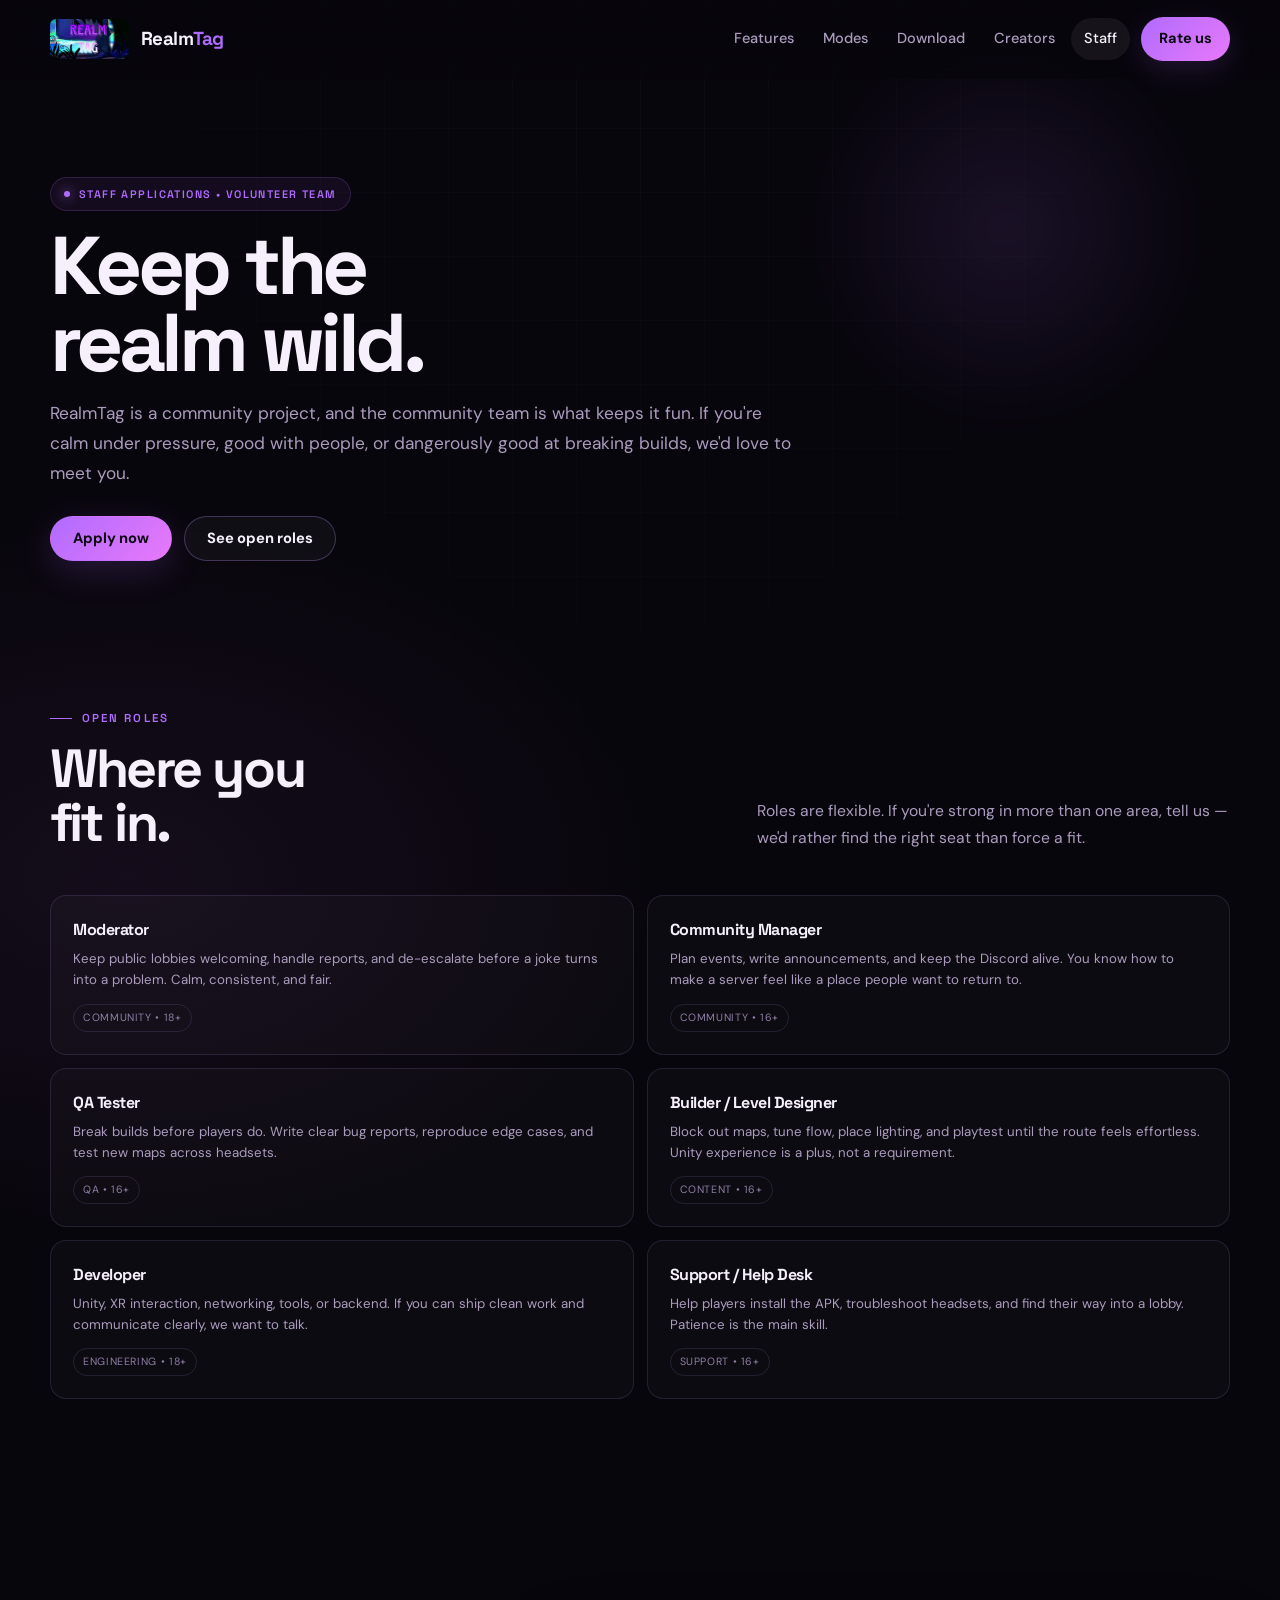
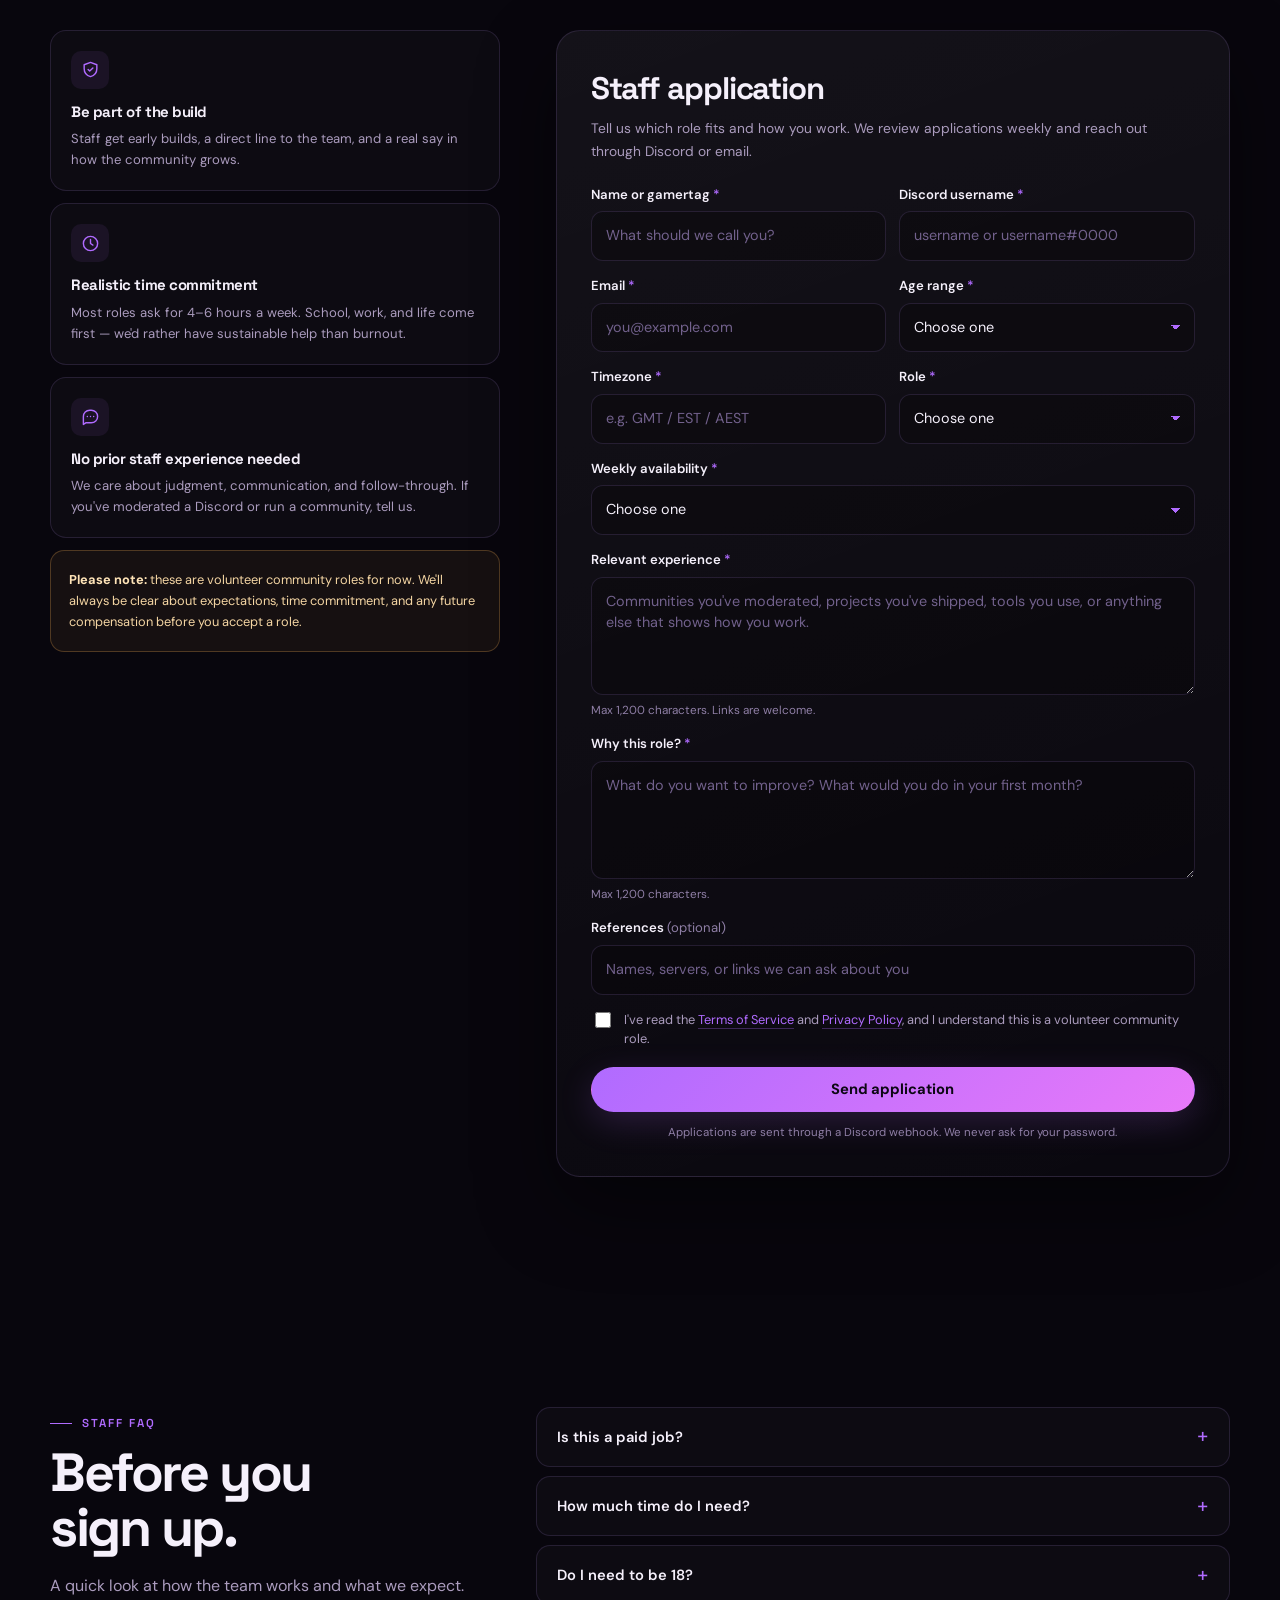
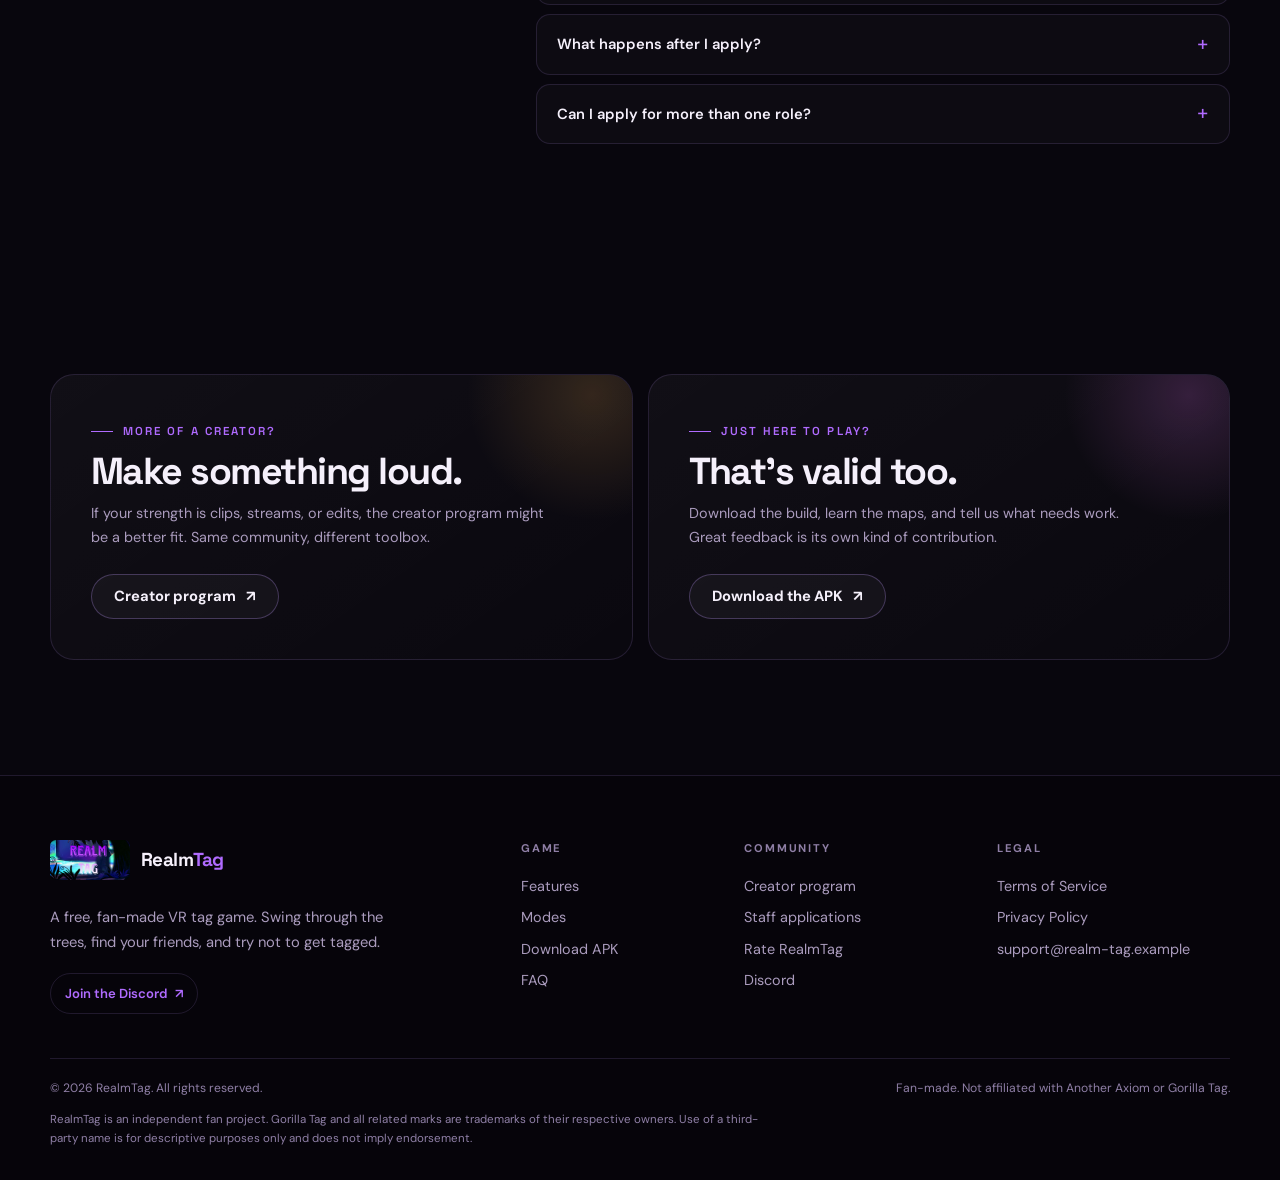
<file: staff.html>
<!doctype html>
<html lang="en">
<head>
  <meta charset="utf-8">
  <meta name="viewport" content="width=device-width, initial-scale=1">
  <title>RealmTag Staff Applications — Join the Team</title>
  <meta name="description" content="Apply to join the RealmTag community team. Open roles for moderators, community managers, QA testers, builders, and developers.">
  <meta name="theme-color" content="#08060d">
  <meta property="og:title" content="RealmTag Staff Applications — Join the Team">
  <meta property="og:description" content="Help us run the jungle. View open roles and apply to join the RealmTag team.">
  <meta property="og:type" content="website">
  <link rel="icon" href="assets/logo.jpg" type="image/jpeg">
  <link rel="manifest" href="site.webmanifest">
  <link rel="preconnect" href="https://fonts.googleapis.com">
  <link rel="preconnect" href="https://fonts.gstatic.com" crossorigin>
  <link href="https://fonts.googleapis.com/css2?family=DM+Sans:wght@400;500;600;700&family=Space+Grotesk:wght@400;500;600;700&display=swap" rel="stylesheet">
  <link rel="stylesheet" href="assets/css/base.css">
  <link rel="stylesheet" href="assets/css/home.css">
  <link rel="stylesheet" href="assets/css/forms.css">
  <link rel="stylesheet" href="assets/css/pages.css">
  <link rel="stylesheet" href="assets/css/responsive.css">
  <script>document.documentElement.classList.add("js");</script>
</head>
<body>
  <a class="skip-link" href="#main">Skip to content</a>

  <header class="site-header">
    <div class="container nav">
      <a class="brand" href="index.html" aria-label="RealmTag home">
        <img src="assets/logo.jpg" width="38" height="38" alt="">
        <span>Realm<em>Tag</em></span>
      </a>
      <button class="menu-toggle" type="button" aria-label="Toggle menu" aria-controls="site-nav" aria-expanded="false">
        <span></span><span></span><span></span>
      </button>
      <nav class="nav-links" id="site-nav" aria-label="Main navigation">
        <a href="index.html#features">Features</a>
        <a href="index.html#modes">Modes</a>
        <a href="download.html">Download</a>
        <a href="creators.html">Creators</a>
        <a href="staff.html" aria-current="page">Staff</a>
        <a class="nav-cta" href="index.html#ratings">Rate us</a>
      </nav>
    </div>
  </header>

  <main id="main">
    <section class="page-hero">
      <div class="container">
        <div class="eyebrow"><span class="dot"></span> Staff applications • Volunteer team</div>
        <h1>Keep the<br>realm wild.</h1>
        <p>RealmTag is a community project, and the community team is what keeps it fun. If you're calm under pressure, good with people, or dangerously good at breaking builds, we'd love to meet you.</p>
        <div class="page-hero-actions">
          <a class="btn btn-primary" href="#staff-apply">Apply now</a>
          <a class="btn btn-ghost" href="#roles">See open roles</a>
        </div>
      </div>
    </section>

    <section class="section" id="roles">
      <div class="container">
        <div class="section-head" data-reveal>
          <div>
            <span class="kicker">Open roles</span>
            <h2>Where you<br>fit in.</h2>
          </div>
          <p>Roles are flexible. If you're strong in more than one area, tell us — we'd rather find the right seat than force a fit.</p>
        </div>

        <div class="role-grid">
          <article class="role-card" data-reveal>
            <h3>Moderator</h3>
            <p>Keep public lobbies welcoming, handle reports, and de-escalate before a joke turns into a problem. Calm, consistent, and fair.</p>
            <span class="role-meta">Community • 18+</span>
          </article>
          <article class="role-card" data-reveal data-reveal-delay="60">
            <h3>Community Manager</h3>
            <p>Plan events, write announcements, and keep the Discord alive. You know how to make a server feel like a place people want to return to.</p>
            <span class="role-meta">Community • 16+</span>
          </article>
          <article class="role-card" data-reveal data-reveal-delay="120">
            <h3>QA Tester</h3>
            <p>Break builds before players do. Write clear bug reports, reproduce edge cases, and test new maps across headsets.</p>
            <span class="role-meta">QA • 16+</span>
          </article>
          <article class="role-card" data-reveal data-reveal-delay="180">
            <h3>Builder / Level Designer</h3>
            <p>Block out maps, tune flow, place lighting, and playtest until the route feels effortless. Unity experience is a plus, not a requirement.</p>
            <span class="role-meta">Content • 16+</span>
          </article>
          <article class="role-card" data-reveal>
            <h3>Developer</h3>
            <p>Unity, XR interaction, networking, tools, or backend. If you can ship clean work and communicate clearly, we want to talk.</p>
            <span class="role-meta">Engineering • 18+</span>
          </article>
          <article class="role-card" data-reveal data-reveal-delay="60">
            <h3>Support / Help Desk</h3>
            <p>Help players install the APK, troubleshoot headsets, and find their way into a lobby. Patience is the main skill.</p>
            <span class="role-meta">Support • 16+</span>
          </article>
        </div>
      </div>
    </section>

    <section class="section" id="staff-apply">
      <div class="container apply-layout">
        <aside class="apply-aside" data-reveal>
          <div class="perk">
            <div class="perk-icon">
              <svg viewBox="0 0 24 24" fill="none" stroke="currentColor" stroke-width="1.8" stroke-linecap="round" stroke-linejoin="round" aria-hidden="true"><path d="M12 3 4 6v5c0 5 3.4 8.7 8 10 4.6-1.3 8-5 8-10V6l-8-3Z"/><path d="m9 12 2 2 4-4"/></svg>
            </div>
            <h3>Be part of the build</h3>
            <p>Staff get early builds, a direct line to the team, and a real say in how the community grows.</p>
          </div>
          <div class="perk">
            <div class="perk-icon">
              <svg viewBox="0 0 24 24" fill="none" stroke="currentColor" stroke-width="1.8" stroke-linecap="round" stroke-linejoin="round" aria-hidden="true"><circle cx="12" cy="12" r="9"/><path d="M12 7v5l3 2"/></svg>
            </div>
            <h3>Realistic time commitment</h3>
            <p>Most roles ask for 4–6 hours a week. School, work, and life come first — we'd rather have sustainable help than burnout.</p>
          </div>
          <div class="perk">
            <div class="perk-icon">
              <svg viewBox="0 0 24 24" fill="none" stroke="currentColor" stroke-width="1.8" stroke-linecap="round" stroke-linejoin="round" aria-hidden="true"><path d="M21 12a8 8 0 0 1-8 8H6l-3 2V12a8 8 0 0 1 8-8h2a8 8 0 0 1 8 8Z"/><path d="M8 12h.01M12 12h.01M16 12h.01"/></svg>
            </div>
            <h3>No prior staff experience needed</h3>
            <p>We care about judgment, communication, and follow-through. If you've moderated a Discord or run a community, tell us.</p>
          </div>

          <p class="aside-note"><strong>Please note:</strong> these are volunteer community roles for now. We'll always be clear about expectations, time commitment, and any future compensation before you accept a role.</p>
        </aside>

        <div class="form-card" data-reveal data-reveal-delay="80">
          <h2>Staff application</h2>
          <p>Tell us which role fits and how you work. We review applications weekly and reach out through Discord or email.</p>

          <form data-webhook-form data-form-type="staff" novalidate>
            <div class="form-row">
              <div class="field">
                <label for="staff-name">Name or gamertag <span class="required">*</span></label>
                <input id="staff-name" name="name" type="text" maxlength="80" required placeholder="What should we call you?" autocomplete="name">
              </div>
              <div class="field">
                <label for="staff-discord">Discord username <span class="required">*</span></label>
                <input id="staff-discord" name="discord" type="text" maxlength="80" required placeholder="username or username#0000" autocomplete="off">
              </div>
            </div>

            <div class="form-row">
              <div class="field">
                <label for="staff-email">Email <span class="required">*</span></label>
                <input id="staff-email" name="email" type="email" maxlength="120" required placeholder="you@example.com" autocomplete="email">
              </div>
              <div class="field">
                <label for="staff-age">Age range <span class="required">*</span></label>
                <select id="staff-age" name="age" required>
                  <option value="">Choose one</option>
                  <option>16–17</option>
                  <option>18–24</option>
                  <option>25–34</option>
                  <option>35+</option>
                  <option>Prefer not to say</option>
                </select>
              </div>
            </div>

            <div class="form-row">
              <div class="field">
                <label for="staff-timezone">Timezone <span class="required">*</span></label>
                <input id="staff-timezone" name="timezone" type="text" maxlength="80" required placeholder="e.g. GMT / EST / AEST">
              </div>
              <div class="field">
                <label for="staff-role">Role <span class="required">*</span></label>
                <select id="staff-role" name="role" required>
                  <option value="">Choose one</option>
                  <option>Moderator</option>
                  <option>Community Manager</option>
                  <option>QA Tester</option>
                  <option>Builder / Level Designer</option>
                  <option>Developer</option>
                  <option>Support / Help Desk</option>
                  <option>Not sure — best fit</option>
                </select>
              </div>
            </div>

            <div class="field">
              <label for="staff-availability">Weekly availability <span class="required">*</span></label>
              <select id="staff-availability" name="availability" required>
                <option value="">Choose one</option>
                <option>1–3 hours</option>
                <option>4–6 hours</option>
                <option>7–10 hours</option>
                <option>10+ hours</option>
                <option>It varies week to week</option>
              </select>
            </div>

            <div class="field">
              <label for="staff-experience">Relevant experience <span class="required">*</span></label>
              <textarea id="staff-experience" name="experience" maxlength="1200" required placeholder="Communities you've moderated, projects you've shipped, tools you use, or anything else that shows how you work."></textarea>
              <span class="hint">Max 1,200 characters. Links are welcome.</span>
            </div>

            <div class="field">
              <label for="staff-motivation">Why this role? <span class="required">*</span></label>
              <textarea id="staff-motivation" name="motivation" maxlength="1200" required placeholder="What do you want to improve? What would you do in your first month?"></textarea>
              <span class="hint">Max 1,200 characters.</span>
            </div>

            <div class="field">
              <label for="staff-references">References <span class="optional">(optional)</span></label>
              <input id="staff-references" name="references" type="text" maxlength="240" placeholder="Names, servers, or links we can ask about you">
            </div>

            <label class="check">
              <input type="checkbox" name="agree" value="yes" required>
              <span>I've read the <a href="terms.html">Terms of Service</a> and <a href="privacy.html">Privacy Policy</a>, and I understand this is a volunteer community role.</span>
            </label>

            <div class="hp" aria-hidden="true">
              <label for="staff-website">Website</label>
              <input id="staff-website" name="website" type="text" tabindex="-1" autocomplete="off">
            </div>

            <button class="btn btn-primary btn-full" type="submit">Send application</button>
            <p class="form-note">Applications are sent through a Discord webhook. We never ask for your password.</p>
            <div class="form-status" role="status" aria-live="polite"></div>
          </form>
        </div>
      </div>
    </section>

    <section class="section" id="staff-faq">
      <div class="container faq-layout">
        <div data-reveal>
          <span class="kicker">Staff FAQ</span>
          <h2>Before you<br>sign up.</h2>
          <p class="faq-intro">A quick look at how the team works and what we expect.</p>
        </div>
        <div class="faq-list" data-reveal data-reveal-delay="80">
          <details>
            <summary>Is this a paid job?</summary>
            <p>Not right now. These are volunteer community roles. We'll always be upfront about compensation, and we won't ask you to do paid work under a volunteer label.</p>
          </details>
          <details>
            <summary>How much time do I need?</summary>
            <p>Most roles ask for 4–6 hours a week, spread across the times that suit you. Moderators may be asked to cover specific windows once the team grows.</p>
          </details>
          <details>
            <summary>Do I need to be 18?</summary>
            <p>Moderator and developer roles require applicants to be 18 or older. Community, QA, builder, and support roles are open to applicants 16 and older.</p>
          </details>
          <details>
            <summary>What happens after I apply?</summary>
            <p>We review applications weekly. If your application moves forward, we'll reach out through Discord or email for a short conversation about the role, expectations, and your availability.</p>
          </details>
          <details>
            <summary>Can I apply for more than one role?</summary>
            <p>Yes. Pick the role you want most in the form and mention the others in your motivation. We'll figure out the best fit together.</p>
          </details>
        </div>
      </div>
    </section>

    <section class="section" aria-labelledby="staff-cta-heading">
      <div class="container">
        <div class="cta-grid">
          <article class="cta-card cta-card--staff" data-reveal>
            <span class="kicker">More of a creator?</span>
            <h3>Make something loud.</h3>
            <p>If your strength is clips, streams, or edits, the creator program might be a better fit. Same community, different toolbox.</p>
            <a class="btn btn-ghost" href="creators.html">Creator program <span aria-hidden="true">↗</span></a>
          </article>
          <article class="cta-card cta-card--creator" data-reveal data-reveal-delay="80">
            <span class="kicker">Just here to play?</span>
            <h3>That's valid too.</h3>
            <p>Download the build, learn the maps, and tell us what needs work. Great feedback is its own kind of contribution.</p>
            <a class="btn btn-ghost" href="download.html">Download the APK <span aria-hidden="true">↗</span></a>
          </article>
        </div>
      </div>
    </section>
  </main>

  <footer class="site-footer">
    <div class="container">
      <div class="footer-grid">
        <div class="footer-brand">
          <a class="brand" href="index.html" aria-label="RealmTag home">
            <img src="assets/logo.jpg" width="38" height="38" alt="">
            <span>Realm<em>Tag</em></span>
          </a>
          <p>A free, fan-made VR tag game. Swing through the trees, find your friends, and try not to get tagged.</p>
          <a class="footer-discord" data-discord-link href="#">Join the Discord <span aria-hidden="true">↗</span></a>
        </div>
        <div class="footer-col">
          <h3>Game</h3>
          <a href="index.html#features">Features</a>
          <a href="index.html#modes">Modes</a>
          <a href="download.html">Download APK</a>
          <a href="index.html#faq">FAQ</a>
        </div>
        <div class="footer-col">
          <h3>Community</h3>
          <a href="creators.html">Creator program</a>
          <a href="staff.html">Staff applications</a>
          <a href="index.html#ratings">Rate RealmTag</a>
          <a data-discord-link href="#">Discord</a>
        </div>
        <div class="footer-col">
          <h3>Legal</h3>
          <a href="terms.html">Terms of Service</a>
          <a href="privacy.html">Privacy Policy</a>
          <a data-contact-email href="mailto:support@realm-tag.example">Contact</a>
        </div>
      </div>
      <div class="footer-bottom">
        <span>© <span data-year>2026</span> RealmTag. All rights reserved.</span>
        <span>Fan-made. Not affiliated with Another Axiom or Gorilla Tag.</span>
      </div>
      <p class="disclaimer">RealmTag is an independent fan project. Gorilla Tag and all related marks are trademarks of their respective owners. Use of a third-party name is for descriptive purposes only and does not imply endorsement.</p>
    </div>
  </footer>

  <script src="config.js"></script>
  <script src="assets/site.js"></script>
</body>
</html>
</file>
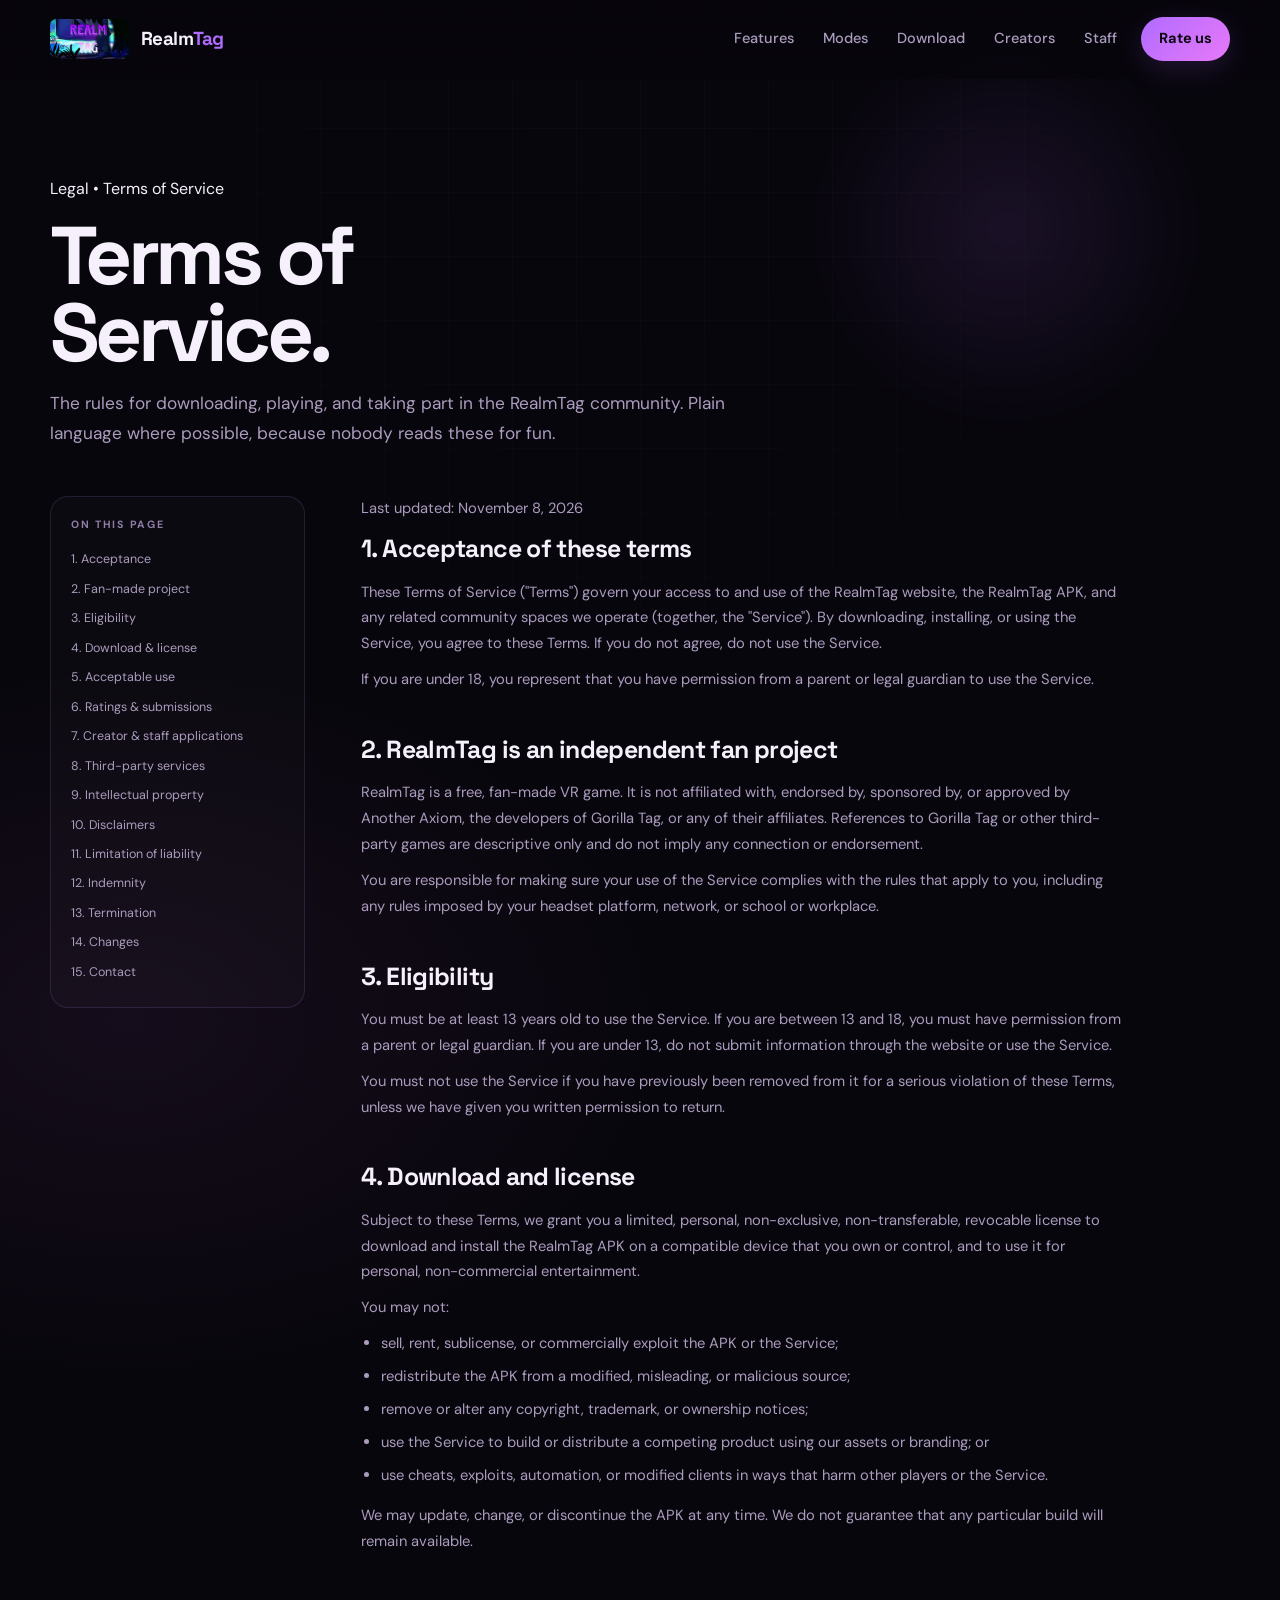
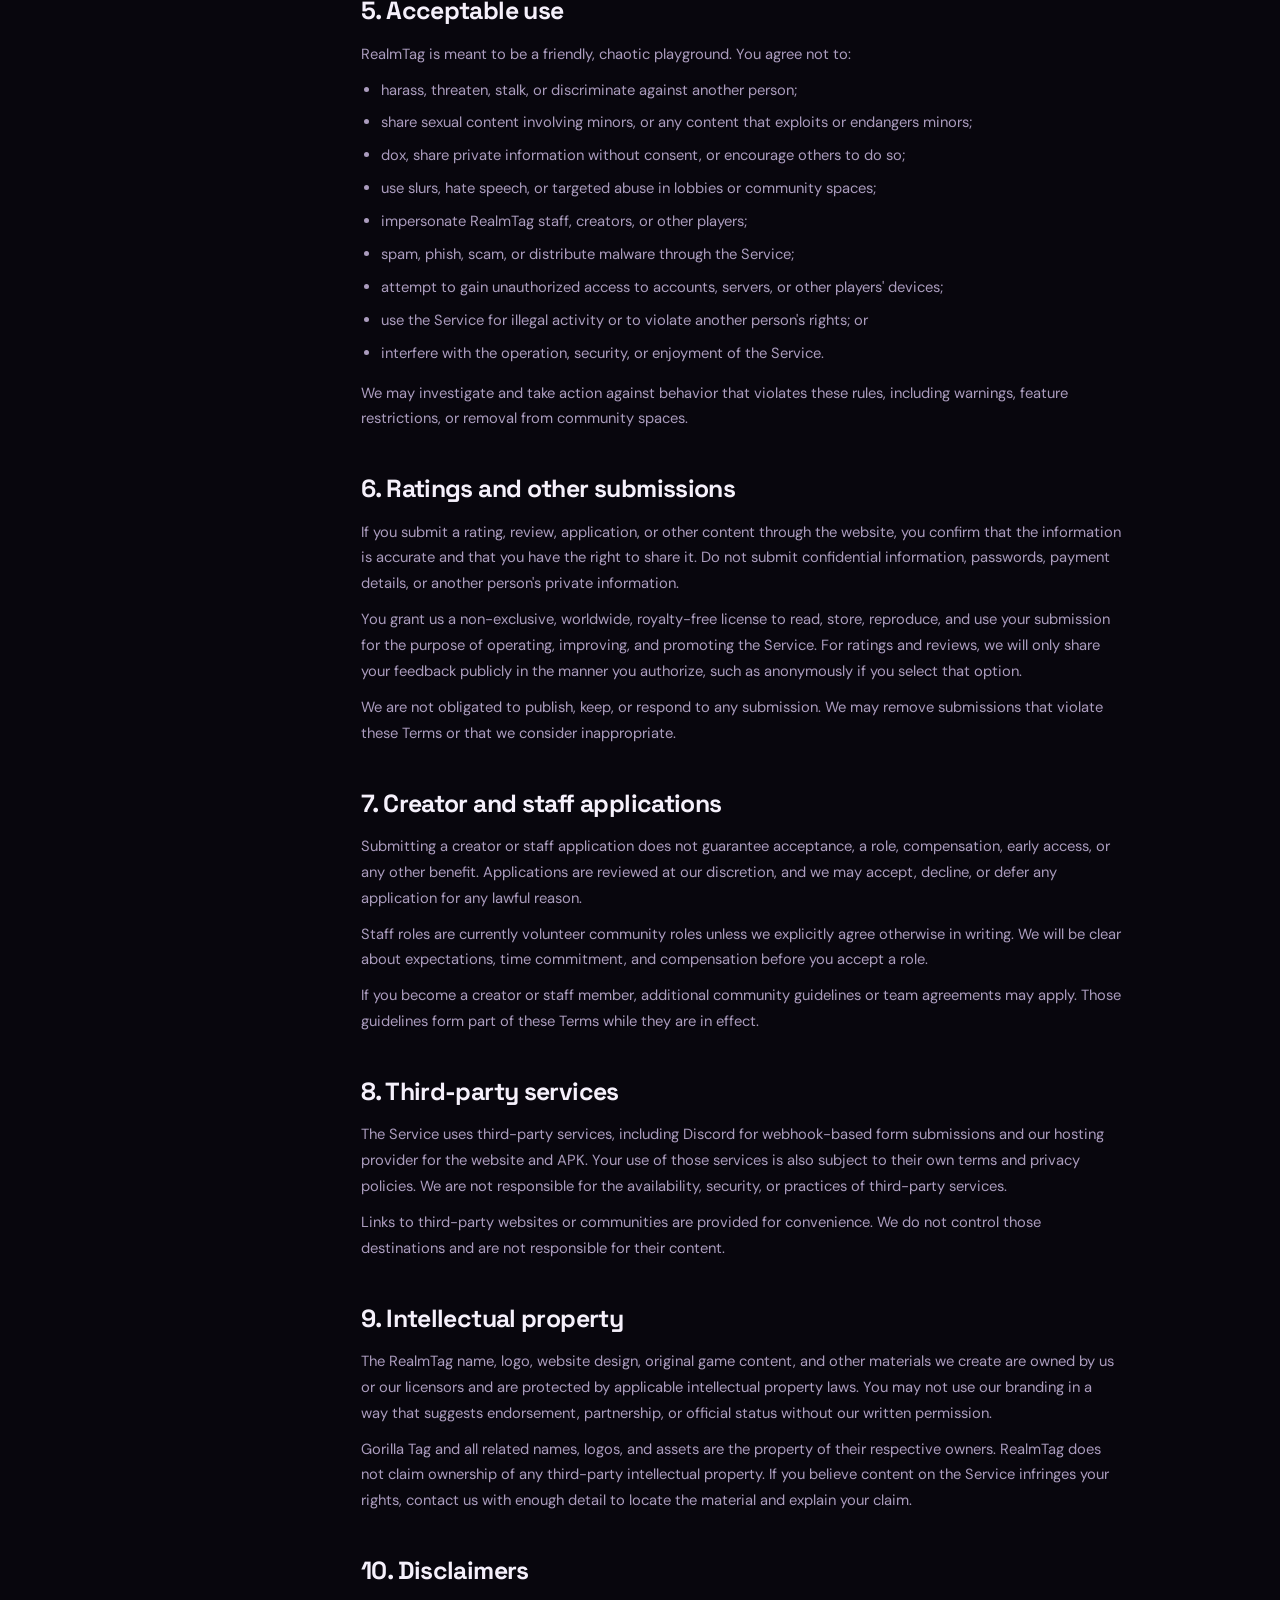
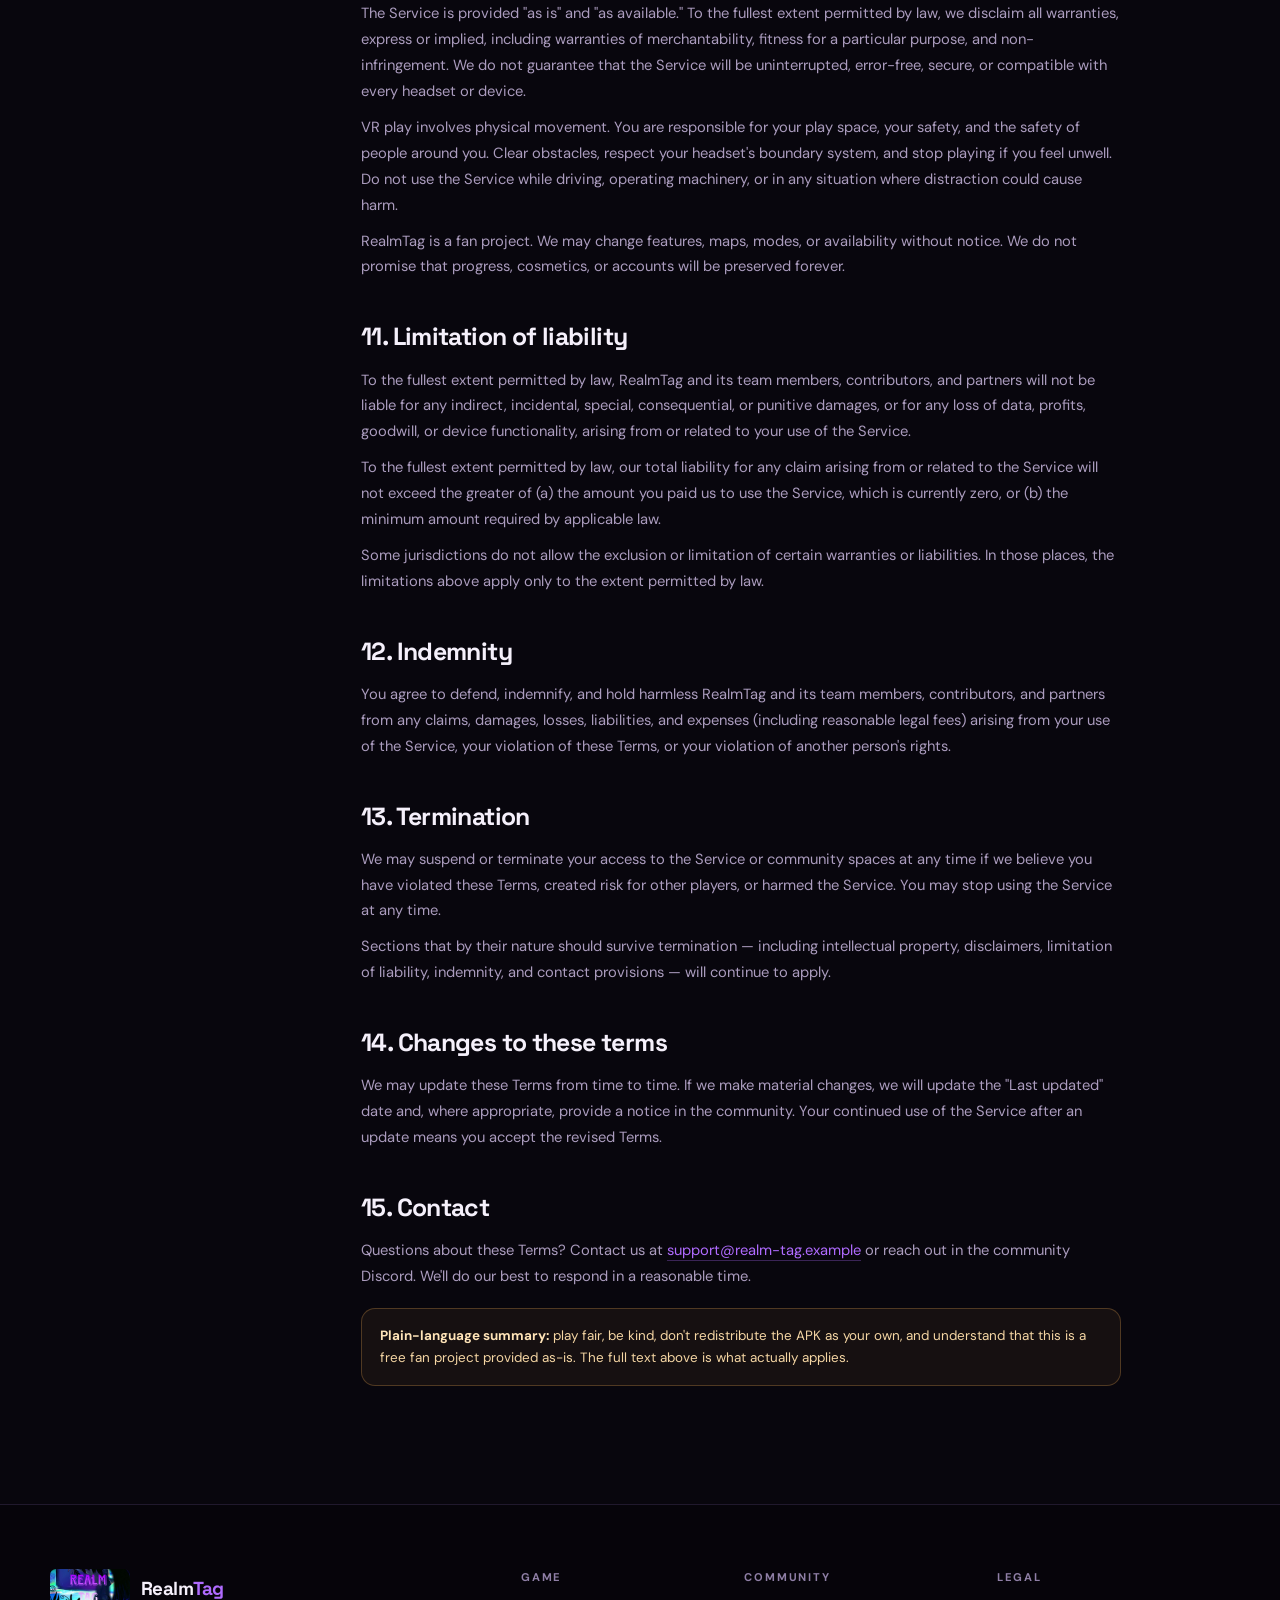
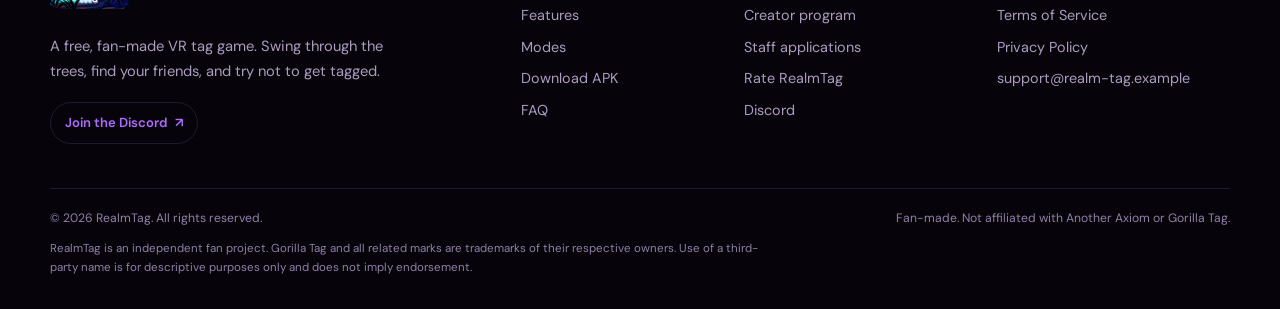
<file: terms.html>
<!doctype html>
<html lang="en">
<head>
  <meta charset="utf-8">
  <meta name="viewport" content="width=device-width, initial-scale=1">
  <title>Terms of Service — RealmTag</title>
  <meta name="description" content="The Terms of Service for RealmTag, a free fan-made VR tag game.">
  <meta name="theme-color" content="#08060d">
  <link rel="icon" href="assets/logo.jpg" type="image/jpeg">
  <link rel="manifest" href="site.webmanifest">
  <link rel="preconnect" href="https://fonts.googleapis.com">
  <link rel="preconnect" href="https://fonts.gstatic.com" crossorigin>
  <link href="https://fonts.googleapis.com/css2?family=DM+Sans:wght@400;500;600;700&family=Space+Grotesk:wght@400;500;600;700&display=swap" rel="stylesheet">
  <link rel="stylesheet" href="assets/css/base.css">
  <link rel="stylesheet" href="assets/css/pages.css">
  <link rel="stylesheet" href="assets/css/responsive.css">
  <script>document.documentElement.classList.add("js");</script>
</head>
<body>
  <a class="skip-link" href="#main">Skip to content</a>

  <header class="site-header">
    <div class="container nav">
      <a class="brand" href="index.html" aria-label="RealmTag home">
        <img src="assets/logo.jpg" width="38" height="38" alt="">
        <span>Realm<em>Tag</em></span>
      </a>
      <button class="menu-toggle" type="button" aria-label="Toggle menu" aria-controls="site-nav" aria-expanded="false">
        <span></span><span></span><span></span>
      </button>
      <nav class="nav-links" id="site-nav" aria-label="Main navigation">
        <a href="index.html#features">Features</a>
        <a href="index.html#modes">Modes</a>
        <a href="download.html">Download</a>
        <a href="creators.html">Creators</a>
        <a href="staff.html">Staff</a>
        <a class="nav-cta" href="index.html#ratings">Rate us</a>
      </nav>
    </div>
  </header>

  <main id="main">
    <section class="page-hero">
      <div class="container">
        <div class="eyebrow"><span class="dot"></span> Legal • Terms of Service</div>
        <h1>Terms of<br>Service.</h1>
        <p>The rules for downloading, playing, and taking part in the RealmTag community. Plain language where possible, because nobody reads these for fun.</p>
      </div>
    </section>

    <div class="container legal-layout">
      <aside class="legal-toc" aria-label="On this page">
        <h2>On this page</h2>
        <nav>
          <a href="#acceptance">1. Acceptance</a>
          <a href="#fan-project">2. Fan-made project</a>
          <a href="#eligibility">3. Eligibility</a>
          <a href="#license">4. Download &amp; license</a>
          <a href="#acceptable-use">5. Acceptable use</a>
          <a href="#submissions">6. Ratings &amp; submissions</a>
          <a href="#applications">7. Creator &amp; staff applications</a>
          <a href="#third-party">8. Third-party services</a>
          <a href="#intellectual-property">9. Intellectual property</a>
          <a href="#disclaimers">10. Disclaimers</a>
          <a href="#liability">11. Limitation of liability</a>
          <a href="#indemnity">12. Indemnity</a>
          <a href="#termination">13. Termination</a>
          <a href="#changes">14. Changes</a>
          <a href="#contact">15. Contact</a>
        </nav>
      </aside>

      <article class="legal-content">
        <p class="legal-meta">Last updated: November 8, 2026</p>

        <h2 id="acceptance">1. Acceptance of these terms</h2>
        <p>These Terms of Service ("Terms") govern your access to and use of the RealmTag website, the RealmTag APK, and any related community spaces we operate (together, the "Service"). By downloading, installing, or using the Service, you agree to these Terms. If you do not agree, do not use the Service.</p>
        <p>If you are under 18, you represent that you have permission from a parent or legal guardian to use the Service.</p>

        <h2 id="fan-project">2. RealmTag is an independent fan project</h2>
        <p>RealmTag is a free, fan-made VR game. It is not affiliated with, endorsed by, sponsored by, or approved by Another Axiom, the developers of Gorilla Tag, or any of their affiliates. References to Gorilla Tag or other third-party games are descriptive only and do not imply any connection or endorsement.</p>
        <p>You are responsible for making sure your use of the Service complies with the rules that apply to you, including any rules imposed by your headset platform, network, or school or workplace.</p>

        <h2 id="eligibility">3. Eligibility</h2>
        <p>You must be at least 13 years old to use the Service. If you are between 13 and 18, you must have permission from a parent or legal guardian. If you are under 13, do not submit information through the website or use the Service.</p>
        <p>You must not use the Service if you have previously been removed from it for a serious violation of these Terms, unless we have given you written permission to return.</p>

        <h2 id="license">4. Download and license</h2>
        <p>Subject to these Terms, we grant you a limited, personal, non-exclusive, non-transferable, revocable license to download and install the RealmTag APK on a compatible device that you own or control, and to use it for personal, non-commercial entertainment.</p>
        <p>You may not:</p>
        <ul>
          <li>sell, rent, sublicense, or commercially exploit the APK or the Service;</li>
          <li>redistribute the APK from a modified, misleading, or malicious source;</li>
          <li>remove or alter any copyright, trademark, or ownership notices;</li>
          <li>use the Service to build or distribute a competing product using our assets or branding; or</li>
          <li>use cheats, exploits, automation, or modified clients in ways that harm other players or the Service.</li>
        </ul>
        <p>We may update, change, or discontinue the APK at any time. We do not guarantee that any particular build will remain available.</p>

        <h2 id="acceptable-use">5. Acceptable use</h2>
        <p>RealmTag is meant to be a friendly, chaotic playground. You agree not to:</p>
        <ul>
          <li>harass, threaten, stalk, or discriminate against another person;</li>
          <li>share sexual content involving minors, or any content that exploits or endangers minors;</li>
          <li>dox, share private information without consent, or encourage others to do so;</li>
          <li>use slurs, hate speech, or targeted abuse in lobbies or community spaces;</li>
          <li>impersonate RealmTag staff, creators, or other players;</li>
          <li>spam, phish, scam, or distribute malware through the Service;</li>
          <li>attempt to gain unauthorized access to accounts, servers, or other players' devices;</li>
          <li>use the Service for illegal activity or to violate another person's rights; or</li>
          <li>interfere with the operation, security, or enjoyment of the Service.</li>
        </ul>
        <p>We may investigate and take action against behavior that violates these rules, including warnings, feature restrictions, or removal from community spaces.</p>

        <h2 id="submissions">6. Ratings and other submissions</h2>
        <p>If you submit a rating, review, application, or other content through the website, you confirm that the information is accurate and that you have the right to share it. Do not submit confidential information, passwords, payment details, or another person's private information.</p>
        <p>You grant us a non-exclusive, worldwide, royalty-free license to read, store, reproduce, and use your submission for the purpose of operating, improving, and promoting the Service. For ratings and reviews, we will only share your feedback publicly in the manner you authorize, such as anonymously if you select that option.</p>
        <p>We are not obligated to publish, keep, or respond to any submission. We may remove submissions that violate these Terms or that we consider inappropriate.</p>

        <h2 id="applications">7. Creator and staff applications</h2>
        <p>Submitting a creator or staff application does not guarantee acceptance, a role, compensation, early access, or any other benefit. Applications are reviewed at our discretion, and we may accept, decline, or defer any application for any lawful reason.</p>
        <p>Staff roles are currently volunteer community roles unless we explicitly agree otherwise in writing. We will be clear about expectations, time commitment, and compensation before you accept a role.</p>
        <p>If you become a creator or staff member, additional community guidelines or team agreements may apply. Those guidelines form part of these Terms while they are in effect.</p>

        <h2 id="third-party">8. Third-party services</h2>
        <p>The Service uses third-party services, including Discord for webhook-based form submissions and our hosting provider for the website and APK. Your use of those services is also subject to their own terms and privacy policies. We are not responsible for the availability, security, or practices of third-party services.</p>
        <p>Links to third-party websites or communities are provided for convenience. We do not control those destinations and are not responsible for their content.</p>

        <h2 id="intellectual-property">9. Intellectual property</h2>
        <p>The RealmTag name, logo, website design, original game content, and other materials we create are owned by us or our licensors and are protected by applicable intellectual property laws. You may not use our branding in a way that suggests endorsement, partnership, or official status without our written permission.</p>
        <p>Gorilla Tag and all related names, logos, and assets are the property of their respective owners. RealmTag does not claim ownership of any third-party intellectual property. If you believe content on the Service infringes your rights, contact us with enough detail to locate the material and explain your claim.</p>

        <h2 id="disclaimers">10. Disclaimers</h2>
        <p>The Service is provided "as is" and "as available." To the fullest extent permitted by law, we disclaim all warranties, express or implied, including warranties of merchantability, fitness for a particular purpose, and non-infringement. We do not guarantee that the Service will be uninterrupted, error-free, secure, or compatible with every headset or device.</p>
        <p>VR play involves physical movement. You are responsible for your play space, your safety, and the safety of people around you. Clear obstacles, respect your headset's boundary system, and stop playing if you feel unwell. Do not use the Service while driving, operating machinery, or in any situation where distraction could cause harm.</p>
        <p>RealmTag is a fan project. We may change features, maps, modes, or availability without notice. We do not promise that progress, cosmetics, or accounts will be preserved forever.</p>

        <h2 id="liability">11. Limitation of liability</h2>
        <p>To the fullest extent permitted by law, RealmTag and its team members, contributors, and partners will not be liable for any indirect, incidental, special, consequential, or punitive damages, or for any loss of data, profits, goodwill, or device functionality, arising from or related to your use of the Service.</p>
        <p>To the fullest extent permitted by law, our total liability for any claim arising from or related to the Service will not exceed the greater of (a) the amount you paid us to use the Service, which is currently zero, or (b) the minimum amount required by applicable law.</p>
        <p>Some jurisdictions do not allow the exclusion or limitation of certain warranties or liabilities. In those places, the limitations above apply only to the extent permitted by law.</p>

        <h2 id="indemnity">12. Indemnity</h2>
        <p>You agree to defend, indemnify, and hold harmless RealmTag and its team members, contributors, and partners from any claims, damages, losses, liabilities, and expenses (including reasonable legal fees) arising from your use of the Service, your violation of these Terms, or your violation of another person's rights.</p>

        <h2 id="termination">13. Termination</h2>
        <p>We may suspend or terminate your access to the Service or community spaces at any time if we believe you have violated these Terms, created risk for other players, or harmed the Service. You may stop using the Service at any time.</p>
        <p>Sections that by their nature should survive termination — including intellectual property, disclaimers, limitation of liability, indemnity, and contact provisions — will continue to apply.</p>

        <h2 id="changes">14. Changes to these terms</h2>
        <p>We may update these Terms from time to time. If we make material changes, we will update the "Last updated" date and, where appropriate, provide a notice in the community. Your continued use of the Service after an update means you accept the revised Terms.</p>

        <h2 id="contact">15. Contact</h2>
        <p>Questions about these Terms? Contact us at <a data-contact-email href="mailto:support@realm-tag.example">support@realm-tag.example</a> or reach out in the community Discord. We'll do our best to respond in a reasonable time.</p>

        <div class="legal-callout"><strong>Plain-language summary:</strong> play fair, be kind, don't redistribute the APK as your own, and understand that this is a free fan project provided as-is. The full text above is what actually applies.</div>
      </article>
    </div>
  </main>

  <footer class="site-footer">
    <div class="container">
      <div class="footer-grid">
        <div class="footer-brand">
          <a class="brand" href="index.html" aria-label="RealmTag home">
            <img src="assets/logo.jpg" width="38" height="38" alt="">
            <span>Realm<em>Tag</em></span>
          </a>
          <p>A free, fan-made VR tag game. Swing through the trees, find your friends, and try not to get tagged.</p>
          <a class="footer-discord" data-discord-link href="#">Join the Discord <span aria-hidden="true">↗</span></a>
        </div>
        <div class="footer-col">
          <h3>Game</h3>
          <a href="index.html#features">Features</a>
          <a href="index.html#modes">Modes</a>
          <a href="download.html">Download APK</a>
          <a href="index.html#faq">FAQ</a>
        </div>
        <div class="footer-col">
          <h3>Community</h3>
          <a href="creators.html">Creator program</a>
          <a href="staff.html">Staff applications</a>
          <a href="index.html#ratings">Rate RealmTag</a>
          <a data-discord-link href="#">Discord</a>
        </div>
        <div class="footer-col">
          <h3>Legal</h3>
          <a href="terms.html">Terms of Service</a>
          <a href="privacy.html">Privacy Policy</a>
          <a data-contact-email href="mailto:support@realm-tag.example">Contact</a>
        </div>
      </div>
      <div class="footer-bottom">
        <span>© <span data-year>2026</span> RealmTag. All rights reserved.</span>
        <span>Fan-made. Not affiliated with Another Axiom or Gorilla Tag.</span>
      </div>
      <p class="disclaimer">RealmTag is an independent fan project. Gorilla Tag and all related marks are trademarks of their respective owners. Use of a third-party name is for descriptive purposes only and does not imply endorsement.</p>
    </div>
  </footer>

  <script src="config.js"></script>
  <script src="assets/site.js"></script>
</body>
</html>
</file>
<file: assets/css/base.css>
/* =========================================================
   RealmTag — base styles
   ========================================================= */

:root {
  --bg: #08060d;
  --bg-2: #0d0916;
  --surface: #130d1d;
  --surface-2: #181027;
  --surface-3: #201535;
  --line: rgba(190, 150, 255, 0.14);
  --line-strong: rgba(190, 150, 255, 0.28);
  --text: #f5f0fb;
  --muted: #ab9cbe;
  --muted-2: #8f7fa6;
  --lime: #b06bff;
  --lime-2: #c9a2ff;
  --mint: #e879f9;
  --amber: #ffb454;
  --pink: #ff7ab8;
  --danger: #ff6b6b;
  --radius: 24px;
  --radius-sm: 14px;
  --shadow: 0 30px 80px rgba(0, 0, 0, 0.45);
  --font-display: "Space Grotesk", "Segoe UI", sans-serif;
  --font-body: "DM Sans", "Segoe UI", sans-serif;
  --max: 1180px;
}

*,
*::before,
*::after {
  box-sizing: border-box;
}

html {
  scroll-behavior: smooth;
  scroll-padding-top: 100px;
}

body {
  margin: 0;
  min-height: 100vh;
  overflow-x: hidden;
  background:
    radial-gradient(1200px 700px at 75% -10%, rgba(176, 107, 255, 0.1), transparent 60%),
    radial-gradient(900px 600px at 10% 20%, rgba(232, 121, 249, 0.06), transparent 60%),
    var(--bg);
  color: var(--text);
  font-family: var(--font-body);
  font-size: 16px;
  line-height: 1.5;
  -webkit-font-smoothing: antialiased;
  text-rendering: optimizeLegibility;
}

body::before {
  content: "";
  position: fixed;
  inset: 0;
  z-index: -1;
  pointer-events: none;
  background-image:
    linear-gradient(rgba(255, 255, 255, 0.024) 1px, transparent 1px),
    linear-gradient(90deg, rgba(255, 255, 255, 0.024) 1px, transparent 1px);
  background-size: 64px 64px;
  -webkit-mask-image: radial-gradient(ellipse at 50% 0%, #000 10%, transparent 78%);
  mask-image: radial-gradient(ellipse at 50% 0%, #000 10%, transparent 78%);
}

img,
svg {
  display: block;
  max-width: 100%;
}

a {
  color: inherit;
  text-decoration: none;
}

button,
input,
select,
textarea {
  font: inherit;
}

button {
  cursor: pointer;
}

h1,
h2,
h3,
h4,
p {
  margin: 0;
}

ul,
ol {
  margin: 0;
  padding: 0;
  list-style: none;
}

::selection {
  background: var(--lime);
  color: #0d0714;
}

:focus-visible {
  outline: 2px solid var(--lime);
  outline-offset: 3px;
}

.container {
  width: min(calc(100% - 40px), var(--max));
  margin-inline: auto;
}

.skip-link {
  position: fixed;
  top: 12px;
  left: 12px;
  z-index: 1000;
  padding: 12px 18px;
  border-radius: 10px;
  background: var(--lime);
  color: #0d0714;
  font-weight: 700;
  transform: translateY(-160%);
  transition: transform 0.2s ease;
}

.skip-link:focus {
  transform: translateY(0);
}

.sr-only {
  position: absolute;
  width: 1px;
  height: 1px;
  padding: 0;
  margin: -1px;
  overflow: hidden;
  clip: rect(0, 0, 0, 0);
  white-space: nowrap;
  border: 0;
}

/* ---------- Header ---------- */

.site-header {
  position: sticky;
  top: 0;
  z-index: 50;
  border-bottom: 1px solid transparent;
  background: rgba(8, 6, 13, 0.68);
  -webkit-backdrop-filter: blur(18px);
  backdrop-filter: blur(18px);
  transition: background 0.25s ease, border-color 0.25s ease;
}

.site-header.is-scrolled {
  border-color: var(--line);
  background: rgba(8, 6, 13, 0.9);
}

.nav {
  position: relative;
  display: flex;
  align-items: center;
  height: 78px;
}

.brand {
  display: inline-flex;
  align-items: center;
  gap: 11px;
  flex-shrink: 0;
  font-family: var(--font-display);
  font-size: 1.18rem;
  font-weight: 700;
  letter-spacing: -0.03em;
}

.brand img {
  width: auto;
  height: 40px;
  max-width: 120px;
  object-fit: contain;
  border-radius: 6px;
}

.brand em {
  color: var(--lime);
  font-style: normal;
}

.nav-links {
  display: flex;
  align-items: center;
  gap: 3px;
  margin-left: auto;
}

.nav-links > a {
  padding: 10px 13px;
  border-radius: 999px;
  color: var(--muted);
  font-size: 0.91rem;
  font-weight: 500;
  transition: color 0.2s ease, background 0.2s ease;
}

.nav-links > a:hover {
  color: var(--text);
  background: rgba(255, 255, 255, 0.055);
}

.nav-links > a[aria-current="page"] {
  color: var(--text);
  background: rgba(255, 255, 255, 0.06);
}

.nav-links > .nav-cta {
  margin-left: 8px;
  padding: 11px 18px;
  background: linear-gradient(135deg, var(--lime), var(--mint));
  color: #0d0714;
  font-weight: 700;
  box-shadow: 0 8px 28px rgba(176, 107, 255, 0.16);
}

.nav-links > .nav-cta:hover {
  background: linear-gradient(135deg, #c98bff, #f09bff);
  color: #0d0714;
}

.menu-toggle {
  display: none;
  width: 44px;
  height: 44px;
  margin-left: auto;
  border: 1px solid var(--line);
  border-radius: 12px;
  background: rgba(255, 255, 255, 0.035);
  color: var(--text);
}

.menu-toggle span {
  display: block;
  width: 18px;
  height: 2px;
  margin: 4px auto;
  border-radius: 2px;
  background: currentColor;
  transition: transform 0.2s ease, opacity 0.2s ease;
}

.menu-toggle[aria-expanded="true"] span:nth-child(1) {
  transform: translateY(6px) rotate(45deg);
}

.menu-toggle[aria-expanded="true"] span:nth-child(2) {
  opacity: 0;
}

.menu-toggle[aria-expanded="true"] span:nth-child(3) {
  transform: translateY(-6px) rotate(-45deg);
}

/* ---------- Typography helpers ---------- */

h1,
h2,
h3,
h4 {
  font-family: var(--font-display);
  letter-spacing: -0.03em;
}

.kicker {
  display: inline-flex;
  align-items: center;
  gap: 10px;
  color: var(--lime);
  font-family: var(--font-display);
  font-size: 0.72rem;
  font-weight: 600;
  letter-spacing: 0.18em;
  text-transform: uppercase;
}

.kicker::before {
  content: "";
  width: 22px;
  height: 1px;
  background: var(--lime);
}

.section {
  position: relative;
  padding: clamp(72px, 9vw, 118px) 0;
}

.section-head {
  display: flex;
  align-items: flex-end;
  justify-content: space-between;
  gap: 36px;
  margin-bottom: 44px;
}

.section-head h2 {
  max-width: 700px;
  margin-top: 14px;
  font-size: clamp(2rem, 4.2vw, 3.5rem);
  line-height: 1.02;
  letter-spacing: -0.045em;
}

.section-head > p {
  max-width: 43ch;
  color: var(--muted);
  font-size: 0.98rem;
  line-height: 1.7;
}

.text-link {
  display: inline-flex;
  align-items: center;
  gap: 8px;
  margin-top: 26px;
  padding-bottom: 4px;
  border-bottom: 1px solid rgba(176, 107, 255, 0.3);
  color: var(--lime);
  font-size: 0.9rem;
  font-weight: 700;
}

.text-link:hover {
  border-color: var(--lime);
}

/* ---------- Buttons ---------- */

.btn {
  display: inline-flex;
  align-items: center;
  justify-content: center;
  gap: 10px;
  padding: 14px 22px;
  border: 1px solid transparent;
  border-radius: 999px;
  font-size: 0.92rem;
  font-weight: 700;
  line-height: 1;
  white-space: nowrap;
  transition: transform 0.2s ease, box-shadow 0.2s ease, background 0.2s ease,
    border-color 0.2s ease, color 0.2s ease;
}

.btn svg {
  width: 17px;
  height: 17px;
}

.btn-primary {
  background: linear-gradient(135deg, var(--lime), var(--mint));
  color: #0d0714;
  box-shadow: 0 10px 34px rgba(176, 107, 255, 0.18);
}

.btn-primary:hover {
  transform: translateY(-2px);
  box-shadow: 0 16px 46px rgba(176, 107, 255, 0.28);
}

.btn-ghost {
  border-color: var(--line-strong);
  background: rgba(255, 255, 255, 0.035);
  color: var(--text);
}

.btn-ghost:hover {
  transform: translateY(-2px);
  border-color: rgba(176, 107, 255, 0.42);
  background: rgba(255, 255, 255, 0.07);
}

.btn-full {
  width: 100%;
}

.btn[disabled] {
  opacity: 0.6;
  cursor: not-allowed;
  transform: none !important;
  box-shadow: none;
}

/* ---------- Footer ---------- */

.site-footer {
  padding: 64px 0 32px;
  border-top: 1px solid var(--line);
  background: rgba(0, 0, 0, 0.18);
}

.footer-grid {
  display: grid;
  grid-template-columns: 1.5fr 0.65fr 0.75fr 0.8fr;
  gap: 34px;
}

.footer-brand p {
  max-width: 36ch;
  margin: 18px 0;
  color: var(--muted);
  font-size: 0.92rem;
  line-height: 1.7;
}

.footer-discord {
  display: inline-flex;
  align-items: center;
  gap: 8px;
  padding: 10px 14px;
  border: 1px solid var(--line);
  border-radius: 999px;
  color: var(--lime);
  font-size: 0.82rem;
  font-weight: 600;
}

.footer-discord:hover {
  border-color: var(--line-strong);
  background: rgba(176, 107, 255, 0.06);
}

.footer-col h3 {
  margin-bottom: 14px;
  color: var(--muted-2);
  font-family: var(--font-body);
  font-size: 0.7rem;
  font-weight: 700;
  letter-spacing: 0.16em;
  text-transform: uppercase;
}

.footer-col a {
  display: block;
  padding: 5px 0;
  color: var(--muted);
  font-size: 0.9rem;
  transition: color 0.2s ease;
}

.footer-col a:hover {
  color: var(--lime);
}

.footer-bottom {
  display: flex;
  justify-content: space-between;
  gap: 18px;
  margin-top: 44px;
  padding-top: 20px;
  border-top: 1px solid var(--line);
  color: var(--muted-2);
  font-size: 0.76rem;
}

.disclaimer {
  max-width: 90ch;
  margin-top: 12px;
  color: var(--muted-2);
  font-size: 0.72rem;
  line-height: 1.65;
}

/* ---------- Reveal ---------- */

.reveal {
  opacity: 0;
  transform: translateY(22px);
  transition: opacity 0.7s ease, transform 0.7s ease;
  transition-delay: var(--reveal-delay, 0s);
}

.reveal.is-visible {
  opacity: 1;
  transform: none;
}

/* ---------- Motion ---------- */

@keyframes float {
  0%,
  100% {
    transform: translateY(0);
  }
  50% {
    transform: translateY(-10px);
  }
}

@keyframes spin {
  to {
    transform: rotate(360deg);
  }
}

@keyframes marquee {
  to {
    transform: translateX(-50%);
  }
}

@keyframes pulse {
  0%,
  100% {
    opacity: 1;
    box-shadow: 0 0 0 0 rgba(176, 107, 255, 0.35);
  }
  50% {
    opacity: 0.7;
    box-shadow: 0 0 0 6px rgba(176, 107, 255, 0);
  }
}

@media (prefers-reduced-motion: reduce) {
  html {
    scroll-behavior: auto;
  }

  *,
  *::before,
  *::after {
    animation-duration: 0.01ms !important;
    animation-iteration-count: 1 !important;
    transition-duration: 0.01ms !important;
  }
}
</file>
<file: assets/css/home.css>
/* =========================================================
   RealmTag — home page
   ========================================================= */

/* ---------- Hero ---------- */

.hero {
  position: relative;
  overflow: hidden;
  padding: clamp(54px, 7vw, 96px) 0 46px;
}

.hero-grid {
  display: grid;
  grid-template-columns: 1.04fr 0.96fr;
  align-items: center;
  gap: 46px;
}

.eyebrow {
  display: inline-flex;
  align-items: center;
  gap: 9px;
  padding: 8px 13px;
  border: 1px solid rgba(176, 107, 255, 0.18);
  border-radius: 999px;
  background: rgba(176, 107, 255, 0.07);
  color: var(--lime);
  font-family: var(--font-display);
  font-size: 0.68rem;
  font-weight: 600;
  letter-spacing: 0.13em;
  text-transform: uppercase;
}

.eyebrow .dot,
.download-badge .dot {
  width: 6px;
  height: 6px;
  border-radius: 50%;
  background: var(--lime);
  box-shadow: 0 0 12px var(--lime);
  animation: pulse 2.4s ease-in-out infinite;
}

.hero h1 {
  margin: 22px 0 22px;
  font-size: clamp(3.2rem, 7.2vw, 6.35rem);
  font-weight: 700;
  line-height: 0.9;
  letter-spacing: -0.065em;
}

.hero h1 .grad {
  background: linear-gradient(120deg, var(--lime) 5%, var(--mint) 58%, #f4eaff 100%);
  -webkit-background-clip: text;
  background-clip: text;
  color: transparent;
}

.hero-copy > p {
  max-width: 55ch;
  color: var(--muted);
  font-size: clamp(1rem, 1.4vw, 1.12rem);
  line-height: 1.72;
}

.hero-actions {
  display: flex;
  flex-wrap: wrap;
  gap: 12px;
  margin-top: 30px;
}

.hero-meta {
  display: flex;
  flex-wrap: wrap;
  gap: 26px;
  margin-top: 38px;
}

.hero-meta > div {
  padding-left: 14px;
  border-left: 1px solid var(--line-strong);
}

.hero-meta strong {
  display: block;
  font-family: var(--font-display);
  font-size: 1.02rem;
  letter-spacing: -0.02em;
}

.hero-meta span {
  display: block;
  margin-top: 3px;
  color: var(--muted-2);
  font-size: 0.76rem;
}

/* ---------- Hero visual ---------- */

.hero-visual {
  position: relative;
  display: grid;
  min-height: 510px;
  place-items: center;
}

.hero-glow {
  position: absolute;
  width: 430px;
  height: 430px;
  border-radius: 50%;
  background: radial-gradient(circle, rgba(176, 107, 255, 0.18), transparent 70%);
  filter: blur(24px);
}

.orbit {
  position: absolute;
  border: 1px solid rgba(176, 107, 255, 0.12);
  border-radius: 50%;
  pointer-events: none;
}

.orbit--1 {
  width: 520px;
  height: 520px;
}

.orbit--2 {
  width: 398px;
  height: 398px;
  border-style: dashed;
  animation: spin 46s linear infinite;
}

.arena-card {
  position: relative;
  width: min(100%, 456px);
  overflow: hidden;
  border: 1px solid rgba(176, 107, 255, 0.22);
  border-radius: 28px;
  background: linear-gradient(160deg, rgba(26, 18, 40, 0.97), rgba(10, 7, 16, 0.99));
  box-shadow: var(--shadow), inset 0 1px 0 rgba(255, 255, 255, 0.08);
  transform: rotate(-2deg);
}

.arena-card::before {
  content: "";
  position: absolute;
  inset: 0;
  z-index: 0;
  pointer-events: none;
  background: radial-gradient(circle at 50% 25%, rgba(176, 107, 255, 0.12), transparent 62%);
}

.arena-top {
  position: relative;
  z-index: 2;
  display: flex;
  align-items: center;
  gap: 9px;
  padding: 15px 18px;
  border-bottom: 1px solid var(--line);
  color: var(--muted);
  font-family: var(--font-display);
  font-size: 0.66rem;
  font-weight: 600;
  letter-spacing: 0.14em;
}

.arena-top .live-dot {
  width: 6px;
  height: 6px;
  border-radius: 50%;
  background: var(--lime);
  box-shadow: 0 0 10px var(--lime);
}

.arena-timer {
  margin-left: auto;
  color: var(--text);
  font-variant-numeric: tabular-nums;
  letter-spacing: 0.08em;
}

.arena-scene {
  position: relative;
  height: 300px;
  overflow: hidden;
  background:
    radial-gradient(circle at 50% 38%, rgba(176, 107, 255, 0.14), transparent 40%),
    linear-gradient(180deg, #1a1229 0%, #0e0917 62%, #080510 100%);
}

.leaf {
  position: absolute;
  width: 130px;
  height: 220px;
  border-radius: 100% 0 100% 0;
  background: linear-gradient(145deg, rgba(176, 107, 255, 0.3), rgba(60, 30, 100, 0.1));
  opacity: 0.55;
}

.leaf::after {
  content: "";
  position: absolute;
  top: 12%;
  left: 50%;
  width: 1px;
  height: 76%;
  background: rgba(176, 107, 255, 0.3);
  transform: rotate(20deg);
}

.leaf--1 {
  left: -58px;
  bottom: -88px;
  transform: rotate(24deg);
}

.leaf--2 {
  top: -110px;
  right: -48px;
  transform: rotate(200deg) scale(0.85);
}

.leaf--3 {
  right: -78px;
  bottom: -106px;
  transform: rotate(150deg) scale(1.1);
  opacity: 0.36;
}

.vine {
  position: absolute;
  width: 1px;
  height: 155px;
  background: linear-gradient(180deg, rgba(176, 107, 255, 0.5), transparent);
}

.vine--1 {
  top: -10px;
  left: 24%;
  transform: rotate(7deg);
}

.vine--2 {
  top: -18px;
  right: 21%;
  height: 120px;
  transform: rotate(-9deg);
}

.arena-gorilla {
  position: absolute;
  inset: 0;
  display: grid;
  place-items: center;
}

.arena-gorilla svg {
  width: 188px;
  filter: drop-shadow(0 26px 30px rgba(0, 0, 0, 0.55));
}

.tag-badge {
  position: absolute;
  top: 22px;
  left: 22px;
  padding: 6px 10px;
  border-radius: 8px;
  background: var(--lime);
  color: #0d0714;
  font-family: var(--font-display);
  font-size: 0.72rem;
  font-weight: 700;
  letter-spacing: 0.04em;
  transform: rotate(-8deg);
  box-shadow: 0 8px 24px rgba(176, 107, 255, 0.25);
}

.player-pill {
  position: absolute;
  display: inline-flex;
  align-items: center;
  gap: 6px;
  padding: 5px 9px;
  border: 1px solid rgba(255, 255, 255, 0.12);
  border-radius: 999px;
  background: rgba(10, 6, 16, 0.82);
  color: var(--text);
  font-family: var(--font-display);
  font-size: 0.58rem;
  font-weight: 600;
  letter-spacing: 0.08em;
  -webkit-backdrop-filter: blur(8px);
  backdrop-filter: blur(8px);
}

.player-pill::before {
  content: "";
  width: 5px;
  height: 5px;
  border-radius: 50%;
  background: var(--mint);
}

.player-pill--1 {
  top: 42%;
  left: 13%;
}

.player-pill--2 {
  top: 28%;
  right: 11%;
}

.player-pill--3 {
  right: 16%;
  bottom: 19%;
}

.player-pill--3::before {
  background: var(--amber);
}

.arena-bottom {
  position: relative;
  z-index: 2;
  display: grid;
  grid-template-columns: repeat(3, 1fr);
  border-top: 1px solid var(--line);
}

.arena-bottom > div {
  padding: 13px 16px;
  border-right: 1px solid var(--line);
}

.arena-bottom > div:last-child {
  border-right: 0;
}

.arena-bottom span {
  display: block;
  color: var(--muted-2);
  font-size: 0.56rem;
  letter-spacing: 0.13em;
  text-transform: uppercase;
}

.arena-bottom strong {
  display: block;
  margin-top: 2px;
  font-family: var(--font-display);
  font-size: 0.88rem;
  font-variant-numeric: tabular-nums;
}

.float-chip {
  position: absolute;
  z-index: 3;
  padding: 10px 14px;
  border: 1px solid var(--line-strong);
  border-radius: 12px;
  background: rgba(12, 7, 19, 0.92);
  box-shadow: 0 16px 36px rgba(0, 0, 0, 0.35);
  color: var(--lime);
  font-family: var(--font-display);
  font-size: 0.7rem;
  font-weight: 700;
  letter-spacing: 0.08em;
  animation: float 6s ease-in-out infinite;
  -webkit-backdrop-filter: blur(10px);
  backdrop-filter: blur(10px);
}

.float-chip--1 {
  top: 12%;
  right: 1%;
}

.float-chip--2 {
  bottom: 19%;
  left: 0;
  color: var(--mint);
  animation-delay: -2s;
}

.float-chip--3 {
  right: 5%;
  bottom: 5%;
  color: var(--amber);
  animation-delay: -4s;
}

/* ---------- Marquee ---------- */

.marquee {
  overflow: hidden;
  border-block: 1px solid var(--line);
  background: rgba(176, 107, 255, 0.035);
}

.marquee-track {
  display: flex;
  width: max-content;
  gap: 38px;
  padding: 14px 0;
  animation: marquee 32s linear infinite;
}

.marquee span {
  display: inline-flex;
  align-items: center;
  gap: 38px;
  color: var(--muted-2);
  font-family: var(--font-display);
  font-size: 0.72rem;
  font-weight: 600;
  letter-spacing: 0.22em;
  white-space: nowrap;
}

.marquee span::after {
  content: "✦";
  color: var(--lime);
  font-size: 0.8rem;
}

/* ---------- About ---------- */

.about-grid {
  display: grid;
  grid-template-columns: 1fr 0.9fr;
  gap: clamp(34px, 6vw, 74px);
  align-items: center;
}

.about-copy h2 {
  max-width: 620px;
  margin: 15px 0 22px;
  font-size: clamp(2rem, 4.2vw, 3.55rem);
  line-height: 1.02;
  letter-spacing: -0.045em;
}

.about-copy p {
  max-width: 58ch;
  margin-bottom: 15px;
  color: var(--muted);
  font-size: 0.98rem;
  line-height: 1.75;
}

.pillars {
  display: grid;
  gap: 13px;
}

.pillar {
  display: flex;
  gap: 16px;
  padding: 20px;
  border: 1px solid var(--line);
  border-radius: 18px;
  background: linear-gradient(145deg, rgba(255, 255, 255, 0.04), rgba(255, 255, 255, 0.012));
  transition: transform 0.25s ease, border-color 0.25s ease;
}

.pillar:hover {
  transform: translateX(4px);
  border-color: var(--line-strong);
}

.pillar-icon {
  display: grid;
  flex: 0 0 44px;
  width: 44px;
  height: 44px;
  place-items: center;
  border-radius: 12px;
  background: rgba(176, 107, 255, 0.08);
  color: var(--lime);
}

.pillar-icon svg {
  width: 21px;
  height: 21px;
}

.pillar h3 {
  margin-bottom: 4px;
  font-size: 0.98rem;
  letter-spacing: -0.02em;
}

.pillar p {
  margin: 0;
  color: var(--muted);
  font-size: 0.84rem;
  line-height: 1.6;
}

/* ---------- Features ---------- */

.feature-grid {
  display: grid;
  grid-template-columns: repeat(3, 1fr);
  gap: 15px;
}

.feature-card {
  position: relative;
  overflow: hidden;
  padding: 25px;
  border: 1px solid var(--line);
  border-radius: var(--radius);
  background: linear-gradient(160deg, rgba(255, 255, 255, 0.04), rgba(255, 255, 255, 0.012));
  transition: transform 0.25s ease, border-color 0.25s ease, background 0.25s ease;
}

.feature-card::after {
  content: "";
  position: absolute;
  right: -40px;
  bottom: -70px;
  width: 150px;
  height: 150px;
  border-radius: 50%;
  background: radial-gradient(circle, rgba(176, 107, 255, 0.09), transparent 68%);
  pointer-events: none;
}

.feature-card:hover {
  transform: translateY(-4px);
  border-color: var(--line-strong);
  background: linear-gradient(160deg, rgba(255, 255, 255, 0.06), rgba(255, 255, 255, 0.018));
}

.feature-top {
  display: flex;
  align-items: center;
  justify-content: space-between;
  margin-bottom: 30px;
}

.feature-icon {
  display: grid;
  width: 44px;
  height: 44px;
  place-items: center;
  border: 1px solid rgba(176, 107, 255, 0.14);
  border-radius: 12px;
  background: rgba(176, 107, 255, 0.07);
  color: var(--lime);
  transition: background 0.25s ease, color 0.25s ease;
}

.feature-icon svg {
  width: 21px;
  height: 21px;
}

.feature-card:hover .feature-icon {
  background: var(--lime);
  color: #0d0714;
}

.feature-num {
  color: var(--muted-2);
  font-family: var(--font-display);
  font-size: 0.68rem;
  font-weight: 600;
  letter-spacing: 0.12em;
}

.feature-card h3 {
  margin-bottom: 8px;
  font-size: 1.05rem;
}

.feature-card p {
  color: var(--muted);
  font-size: 0.87rem;
  line-height: 1.66;
}

/* ---------- Modes ---------- */

.mode-grid {
  display: grid;
  grid-template-columns: repeat(3, 1fr);
  gap: 15px;
}

.mode-card {
  --accent: var(--lime);
  --accent-soft: rgba(176, 107, 255, 0.12);
  display: flex;
  min-height: 385px;
  flex-direction: column;
  overflow: hidden;
  border: 1px solid var(--line);
  border-radius: var(--radius);
  background: var(--surface);
  transition: transform 0.25s ease, border-color 0.25s ease;
}

.mode-card:hover {
  transform: translateY(-5px);
  border-color: color-mix(in srgb, var(--accent) 40%, transparent);
}

.accent-amber {
  --accent: var(--amber);
  --accent-soft: rgba(255, 180, 84, 0.12);
}

.accent-mint {
  --accent: var(--mint);
  --accent-soft: rgba(232, 121, 249, 0.12);
}

.mode-art {
  position: relative;
  display: grid;
  height: 178px;
  place-items: center;
  overflow: hidden;
  border-bottom: 1px solid var(--line);
  background:
    radial-gradient(circle at 50% 50%, var(--accent-soft), transparent 64%),
    linear-gradient(160deg, rgba(255, 255, 255, 0.04), transparent);
}

.mode-art::before {
  content: "";
  position: absolute;
  top: -95px;
  right: -48px;
  width: 230px;
  height: 230px;
  border: 1px solid var(--accent);
  border-radius: 50%;
  opacity: 0.2;
}

.mode-art::after {
  content: "";
  position: absolute;
  bottom: -80px;
  left: -60px;
  width: 180px;
  height: 180px;
  border: 1px dashed var(--accent);
  border-radius: 50%;
  opacity: 0.18;
}

.mode-glyph {
  position: absolute;
  color: var(--accent);
  font-family: var(--font-display);
  font-size: 6.4rem;
  font-weight: 700;
  letter-spacing: -0.08em;
  opacity: 0.16;
}

.mode-icon {
  position: relative;
  z-index: 1;
  width: 58px;
  height: 58px;
  color: var(--accent);
  filter: drop-shadow(0 0 24px color-mix(in srgb, var(--accent) 40%, transparent));
}

.mode-body {
  display: flex;
  flex: 1;
  flex-direction: column;
  padding: 23px;
}

.mode-tag {
  margin-bottom: 8px;
  color: var(--accent);
  font-family: var(--font-display);
  font-size: 0.62rem;
  font-weight: 600;
  letter-spacing: 0.16em;
  text-transform: uppercase;
}

.mode-body h3 {
  margin-bottom: 7px;
  font-size: 1.32rem;
}

.mode-body > p {
  color: var(--muted);
  font-size: 0.87rem;
  line-height: 1.65;
}

.mode-meta {
  display: flex;
  gap: 18px;
  margin-top: auto;
  padding-top: 18px;
  border-top: 1px solid var(--line);
  color: var(--muted-2);
  font-size: 0.73rem;
}

.mode-meta span {
  display: inline-flex;
  align-items: center;
  gap: 6px;
}

.mode-meta span::before {
  content: "";
  width: 4px;
  height: 4px;
  border-radius: 50%;
  background: var(--accent);
}

/* ---------- Download panel ---------- */

.download-panel {
  display: grid;
  grid-template-columns: 1.25fr 0.75fr;
  overflow: hidden;
  border: 1px solid var(--line-strong);
  border-radius: 28px;
  background:
    radial-gradient(circle at 10% 0%, rgba(176, 107, 255, 0.12), transparent 42%),
    linear-gradient(135deg, rgba(255, 255, 255, 0.035), rgba(255, 255, 255, 0.012));
  box-shadow: var(--shadow);
}

.download-main {
  padding: clamp(28px, 4.2vw, 46px);
}

.download-main h2 {
  max-width: 520px;
  margin: 14px 0 14px;
  font-size: clamp(2.1rem, 4.6vw, 3.7rem);
  line-height: 0.98;
  letter-spacing: -0.05em;
}

.download-main > p {
  max-width: 50ch;
  color: var(--muted);
  line-height: 1.7;
}

.download-meta {
  display: grid;
  grid-template-columns: repeat(4, 1fr);
  gap: 9px;
  margin: 26px 0;
}

.download-meta > div {
  padding: 12px 13px;
  border: 1px solid var(--line);
  border-radius: 12px;
  background: rgba(0, 0, 0, 0.18);
}

.download-meta span {
  display: block;
  color: var(--muted-2);
  font-size: 0.6rem;
  letter-spacing: 0.12em;
  text-transform: uppercase;
}

.download-meta strong {
  display: block;
  margin-top: 3px;
  font-family: var(--font-display);
  font-size: 0.9rem;
  font-weight: 600;
}

.download-side {
  display: flex;
  flex-direction: column;
  padding: clamp(28px, 4.2vw, 42px);
  border-left: 1px solid var(--line);
  background: rgba(0, 0, 0, 0.16);
}

.download-badge {
  display: inline-flex;
  align-items: center;
  align-self: flex-start;
  gap: 8px;
  padding: 7px 11px;
  border: 1px solid rgba(176, 107, 255, 0.18);
  border-radius: 999px;
  background: rgba(176, 107, 255, 0.06);
  color: var(--lime);
  font-size: 0.68rem;
  font-weight: 600;
  letter-spacing: 0.08em;
  text-transform: uppercase;
}

.download-side h3 {
  margin: 22px 0 14px;
  font-size: 1.1rem;
}

.check-list {
  display: grid;
  gap: 10px;
}

.check-list li {
  display: flex;
  gap: 10px;
  color: var(--muted);
  font-size: 0.84rem;
  line-height: 1.5;
}

.check-list li::before {
  content: "✓";
  color: var(--lime);
  font-weight: 700;
}

.fine-print {
  margin-top: auto;
  padding-top: 22px;
  color: var(--muted-2);
  font-size: 0.7rem;
  line-height: 1.6;
}

/* ---------- Ratings ---------- */

.rating-layout {
  display: grid;
  grid-template-columns: 0.9fr 1.1fr;
  gap: clamp(34px, 6vw, 72px);
  align-items: start;
}

.rating-copy h2 {
  max-width: 560px;
  margin: 14px 0 18px;
  font-size: clamp(2rem, 4.2vw, 3.5rem);
  line-height: 1.02;
  letter-spacing: -0.045em;
}

.rating-copy > p {
  max-width: 48ch;
  color: var(--muted);
  line-height: 1.72;
}

.rating-facts {
  display: grid;
  gap: 13px;
  margin-top: 28px;
}

.rating-fact {
  display: flex;
  gap: 12px;
  align-items: flex-start;
}

.rating-fact-icon {
  display: grid;
  flex: 0 0 34px;
  width: 34px;
  height: 34px;
  place-items: center;
  border-radius: 9px;
  background: rgba(176, 107, 255, 0.08);
  color: var(--lime);
}

.rating-fact-icon svg {
  width: 17px;
  height: 17px;
}

.rating-fact strong {
  display: block;
  font-size: 0.86rem;
}

.rating-fact span {
  display: block;
  margin-top: 2px;
  color: var(--muted-2);
  font-size: 0.78rem;
}

.rating-card {
  padding: clamp(24px, 3.4vw, 34px);
  border: 1px solid var(--line);
  border-radius: var(--radius);
  background: linear-gradient(160deg, rgba(255, 255, 255, 0.05), rgba(255, 255, 255, 0.012));
  box-shadow: var(--shadow);
}

/* ---------- CTA cards ---------- */

.cta-grid {
  display: grid;
  grid-template-columns: 1fr 1fr;
  gap: 15px;
}

.cta-card {
  position: relative;
  overflow: hidden;
  padding: clamp(26px, 4vw, 40px);
  border: 1px solid var(--line);
  border-radius: var(--radius);
  background: linear-gradient(145deg, rgba(255, 255, 255, 0.04), rgba(255, 255, 255, 0.012));
}

.cta-card::before {
  content: "";
  position: absolute;
  top: -110px;
  right: -90px;
  width: 260px;
  height: 260px;
  border-radius: 50%;
  background: radial-gradient(circle, var(--cta-glow, rgba(176, 107, 255, 0.14)), transparent 68%);
  pointer-events: none;
}

.cta-card--creator {
  --cta-glow: rgba(232, 121, 249, 0.18);
}

.cta-card--staff {
  --cta-glow: rgba(255, 180, 84, 0.16);
}

.cta-card h3 {
  max-width: 420px;
  margin: 12px 0 10px;
  font-size: clamp(1.55rem, 3vw, 2.35rem);
  line-height: 1.03;
  letter-spacing: -0.04em;
}

.cta-card > p {
  max-width: 46ch;
  color: var(--muted);
  font-size: 0.9rem;
  line-height: 1.7;
}

.cta-card .btn {
  margin-top: 24px;
}

/* ---------- FAQ ---------- */

.faq-layout {
  display: grid;
  grid-template-columns: 0.75fr 1.25fr;
  gap: clamp(34px, 6vw, 70px);
  align-items: start;
}

.faq-layout h2 {
  margin: 14px 0 16px;
  font-size: clamp(2rem, 4.2vw, 3.4rem);
  line-height: 1.02;
  letter-spacing: -0.045em;
}

.faq-layout .faq-intro {
  max-width: 38ch;
  color: var(--muted);
  line-height: 1.7;
}

.faq-list {
  display: grid;
  gap: 9px;
}

.faq-list details {
  padding: 0 20px;
  border: 1px solid var(--line);
  border-radius: 14px;
  background: rgba(255, 255, 255, 0.025);
  transition: border-color 0.2s ease, background 0.2s ease;
}

.faq-list details[open] {
  border-color: var(--line-strong);
  background: rgba(255, 255, 255, 0.035);
}

.faq-list summary {
  display: flex;
  align-items: center;
  justify-content: space-between;
  gap: 20px;
  padding: 18px 0;
  cursor: pointer;
  font-size: 0.92rem;
  font-weight: 600;
  list-style: none;
}

.faq-list summary::-webkit-details-marker {
  display: none;
}

.faq-list summary::after {
  content: "+";
  color: var(--lime);
  font-family: var(--font-display);
  font-size: 1.35rem;
  font-weight: 400;
  line-height: 1;
}

.faq-list details[open] summary::after {
  content: "−";
}

.faq-list details p {
  padding: 0 0 18px;
  color: var(--muted);
  font-size: 0.87rem;
  line-height: 1.7;
}

.faq-list details a {
  color: var(--lime);
  border-bottom: 1px solid rgba(176, 107, 255, 0.3);
}
</file>
<file: assets/css/forms.css>
/* =========================================================
   RealmTag — forms
   ========================================================= */

.field {
  display: flex;
  flex-direction: column;
  gap: 7px;
  margin-bottom: 15px;
}

.field > label,
.field > .label {
  color: var(--text);
  font-size: 0.82rem;
  font-weight: 600;
}

.field .optional {
  color: var(--muted-2);
  font-weight: 400;
}

.field .required {
  color: var(--lime);
}

.field input,
.field select,
.field textarea {
  width: 100%;
  padding: 13px 14px;
  border: 1px solid var(--line);
  border-radius: 12px;
  outline: none;
  background: rgba(0, 0, 0, 0.22);
  color: var(--text);
  font-size: 0.9rem;
  transition: border-color 0.2s ease, box-shadow 0.2s ease, background 0.2s ease;
}

.field input::placeholder,
.field textarea::placeholder {
  color: #72618c;
}

.field select {
  appearance: none;
  -webkit-appearance: none;
  background-image:
    linear-gradient(45deg, transparent 50%, var(--lime) 50%),
    linear-gradient(135deg, var(--lime) 50%, transparent 50%);
  background-position:
    calc(100% - 18px) 50%,
    calc(100% - 13px) 50%;
  background-size: 5px 5px, 5px 5px;
  background-repeat: no-repeat;
  padding-right: 38px;
}

.field input:focus,
.field select:focus,
.field textarea:focus {
  border-color: var(--lime);
  background: rgba(0, 0, 0, 0.3);
  box-shadow: 0 0 0 3px rgba(176, 107, 255, 0.12);
}

.field textarea {
  min-height: 118px;
  resize: vertical;
}

.field .hint {
  color: var(--muted-2);
  font-size: 0.73rem;
  line-height: 1.5;
}

.form-row {
  display: grid;
  grid-template-columns: 1fr 1fr;
  gap: 13px;
}

.check {
  display: flex;
  gap: 10px;
  align-items: flex-start;
  margin: 14px 0 18px;
  color: var(--muted);
  font-size: 0.8rem;
  line-height: 1.55;
  cursor: pointer;
}

.check input {
  width: 16px;
  height: 16px;
  margin-top: 2px;
  accent-color: var(--lime);
  flex-shrink: 0;
}

.check a {
  color: var(--lime);
  border-bottom: 1px solid rgba(176, 107, 255, 0.3);
}

.hp {
  position: absolute;
  left: -9999px;
  width: 0;
  height: 0;
  overflow: hidden;
  opacity: 0;
}

.form-note {
  margin-top: 12px;
  color: var(--muted-2);
  font-size: 0.72rem;
  line-height: 1.55;
  text-align: center;
}

.form-note a {
  color: var(--muted);
  border-bottom: 1px solid var(--line-strong);
}

.form-status {
  display: none;
  margin-top: 14px;
  padding: 12px 14px;
  border-radius: 12px;
  font-size: 0.82rem;
  line-height: 1.55;
}

.form-status.is-success {
  display: block;
  border: 1px solid rgba(232, 121, 249, 0.3);
  background: rgba(232, 121, 249, 0.1);
  color: #e8d6ff;
}

.form-status.is-error {
  display: block;
  border: 1px solid rgba(255, 107, 107, 0.3);
  background: rgba(255, 107, 107, 0.1);
  color: #ffc0c0;
}

.form-status.is-info {
  display: block;
  border: 1px solid var(--line-strong);
  background: rgba(176, 107, 255, 0.06);
  color: var(--muted);
}

/* ---------- Star rating ---------- */

.stars {
  display: flex;
  gap: 7px;
  margin-top: 2px;
}

.star-btn {
  display: grid;
  width: 42px;
  height: 42px;
  place-items: center;
  border: 1px solid var(--line);
  border-radius: 11px;
  background: rgba(0, 0, 0, 0.18);
  color: #3c2e52;
  transition: color 0.15s ease, background 0.15s ease, border-color 0.15s ease,
    transform 0.15s ease, box-shadow 0.15s ease;
}

.star-btn svg {
  width: 22px;
  height: 22px;
  fill: currentColor;
}

.star-btn:hover {
  transform: translateY(-2px);
  border-color: rgba(176, 107, 255, 0.35);
}

.star-btn.is-active {
  border-color: rgba(176, 107, 255, 0.45);
  background: rgba(176, 107, 255, 0.1);
  color: var(--lime);
  box-shadow: 0 0 22px rgba(176, 107, 255, 0.12);
}

.rating-labels {
  display: flex;
  justify-content: space-between;
  gap: 12px;
  margin-top: 8px;
  color: var(--muted-2);
  font-size: 0.68rem;
}

.rating-labels [data-rating-label] {
  color: var(--lime);
  font-weight: 600;
}

/* ---------- Shared form card ---------- */

.form-card {
  padding: clamp(24px, 3.4vw, 34px);
  border: 1px solid var(--line);
  border-radius: var(--radius);
  background: linear-gradient(160deg, rgba(255, 255, 255, 0.05), rgba(255, 255, 255, 0.012));
  box-shadow: var(--shadow);
}

.form-card h2 {
  margin-bottom: 6px;
  font-size: clamp(1.45rem, 2.8vw, 1.95rem);
  letter-spacing: -0.035em;
}

.form-card > p {
  margin-bottom: 22px;
  color: var(--muted);
  font-size: 0.86rem;
  line-height: 1.65;
}

.form-section-title {
  margin: 24px 0 12px;
  padding-top: 20px;
  border-top: 1px solid var(--line);
  color: var(--muted-2);
  font-family: var(--font-display);
  font-size: 0.66rem;
  font-weight: 600;
  letter-spacing: 0.16em;
  text-transform: uppercase;
}

.form-section-title:first-of-type {
  margin-top: 0;
  padding-top: 0;
  border-top: 0;
}
</file>
<file: assets/css/responsive.css>
/* =========================================================
   RealmTag — responsive
   ========================================================= */

@media (max-width: 1080px) {
  .hero-grid {
    grid-template-columns: 1fr;
    gap: 30px;
  }

  .hero-copy {
    max-width: 780px;
  }

  .hero-visual {
    min-height: 480px;
    max-width: 580px;
    margin-inline: auto;
    width: 100%;
  }

  .feature-grid {
    grid-template-columns: repeat(2, 1fr);
  }

  .download-panel {
    grid-template-columns: 1fr;
  }

  .download-side {
    border-top: 1px solid var(--line);
    border-left: 0;
  }

  .footer-grid {
    grid-template-columns: 1.3fr 0.7fr 0.8fr 0.9fr;
  }
}

@media (max-width: 900px) {
  .menu-toggle {
    display: block;
  }

  .nav-links {
    position: absolute;
    top: calc(100% + 1px);
    right: 0;
    left: 0;
    display: flex;
    flex-direction: column;
    align-items: stretch;
    gap: 4px;
    padding: 14px;
    border: 1px solid var(--line);
    border-top: 0;
    border-radius: 0 0 16px 16px;
    background: rgba(9, 6, 15, 0.98);
    box-shadow: 0 28px 60px rgba(0, 0, 0, 0.45);
    opacity: 0;
    pointer-events: none;
    transform: translateY(-8px);
    transition: opacity 0.2s ease, transform 0.2s ease;
    -webkit-backdrop-filter: blur(18px);
    backdrop-filter: blur(18px);
  }

  .nav-links.is-open {
    opacity: 1;
    pointer-events: auto;
    transform: none;
  }

  .nav-links > a {
    padding: 12px 14px;
  }

  .nav-links > .nav-cta {
    margin: 6px 0 0;
    text-align: center;
  }

  .section-head {
    display: block;
  }

  .section-head > p {
    margin-top: 18px;
  }

  .about-grid,
  .rating-layout,
  .faq-layout,
  .apply-layout,
  .download-hero-grid,
  .legal-layout {
    grid-template-columns: 1fr;
  }

  .about-copy {
    max-width: 760px;
  }

  .mode-grid {
    grid-template-columns: 1fr;
  }

  .mode-card {
    min-height: 0;
  }

  .mode-art {
    height: 150px;
  }

  .cta-grid {
    grid-template-columns: 1fr;
  }

  .download-meta {
    grid-template-columns: repeat(2, 1fr);
  }

  .footer-grid {
    grid-template-columns: 1fr 1fr;
    gap: 30px;
  }

  .legal-toc {
    position: static;
  }

  .legal-toc nav {
    display: grid;
    grid-template-columns: repeat(2, 1fr);
    gap: 0 20px;
  }

  .legal-content {
    max-width: 100%;
  }

  .role-grid {
    grid-template-columns: 1fr;
  }
}

@media (max-width: 680px) {
  .container {
    width: min(calc(100% - 28px), var(--max));
  }

  .hero {
    padding-top: 42px;
  }

  .hero h1 {
    font-size: clamp(3rem, 14vw, 4.8rem);
  }

  .hero-meta {
    gap: 16px 20px;
  }

  .hero-meta > div {
    min-width: 110px;
  }

  .hero-actions {
    flex-direction: column;
    align-items: stretch;
  }

  .hero-actions .btn {
    width: 100%;
  }

  .hero-visual {
    min-height: 430px;
  }

  .orbit--1 {
    width: 420px;
    height: 420px;
  }

  .orbit--2 {
    width: 330px;
    height: 330px;
  }

  .arena-card {
    width: min(100%, 390px);
  }

  .arena-scene {
    height: 270px;
  }

  .float-chip--1 {
    right: -4px;
  }

  .float-chip--2 {
    left: -4px;
  }

  .form-row {
    grid-template-columns: 1fr;
  }

  .download-meta {
    grid-template-columns: 1fr 1fr;
  }

  .download-card .download-meta {
    grid-template-columns: 1fr;
  }

  .footer-bottom {
    flex-direction: column;
    gap: 8px;
  }

  .legal-toc nav {
    grid-template-columns: 1fr;
  }

  .step {
    padding: 18px 18px 18px 58px;
  }

  .step::before {
    top: 18px;
    left: 18px;
  }
}

@media (max-width: 480px) {
  .feature-grid {
    grid-template-columns: 1fr;
  }

  .hero-visual {
    min-height: 390px;
  }

  .orbit {
    display: none;
  }

  .arena-card {
    transform: none;
  }

  .arena-scene {
    height: 250px;
  }

  .arena-gorilla svg {
    width: 158px;
  }

  .float-chip {
    font-size: 0.62rem;
    padding: 8px 11px;
  }

  .float-chip--1 {
    top: 3%;
  }

  .float-chip--2 {
    bottom: 15%;
  }

  .float-chip--3 {
    bottom: 2%;
  }

  .download-meta {
    grid-template-columns: 1fr;
  }

  .rating-labels span:first-child,
  .rating-labels span:last-child {
    display: none;
  }

  .rating-labels {
    justify-content: center;
  }

  .stars {
    gap: 5px;
  }

  .star-btn {
    width: 39px;
    height: 39px;
  }

  .footer-grid {
    grid-template-columns: 1fr;
  }

  .cta-card .btn,
  .download-main .btn {
    width: 100%;
  }
}
</file>
<file: assets/css/pages.css>
/* =========================================================
   RealmTag — inner pages
   ========================================================= */

.page-hero {
  position: relative;
  padding: clamp(56px, 8vw, 98px) 0 26px;
}

.page-hero::before {
  content: "";
  position: absolute;
  top: -60px;
  right: 5%;
  width: 420px;
  height: 420px;
  border-radius: 50%;
  background: radial-gradient(circle, rgba(176, 107, 255, 0.11), transparent 68%);
  filter: blur(12px);
  pointer-events: none;
}

.page-hero h1 {
  max-width: 900px;
  margin: 16px 0 18px;
  font-size: clamp(2.8rem, 6.4vw, 5.2rem);
  line-height: 0.94;
  letter-spacing: -0.055em;
}

.page-hero > .container > p {
  max-width: 62ch;
  color: var(--muted);
  font-size: clamp(1rem, 1.4vw, 1.08rem);
  line-height: 1.72;
}

.page-hero-actions {
  display: flex;
  flex-wrap: wrap;
  gap: 12px;
  margin-top: 28px;
}

/* ---------- Apply pages ---------- */

.apply-layout {
  display: grid;
  grid-template-columns: 0.8fr 1.2fr;
  gap: clamp(28px, 5vw, 56px);
  align-items: start;
}

.apply-aside {
  display: grid;
  gap: 12px;
}

.perk {
  padding: 20px;
  border: 1px solid var(--line);
  border-radius: 16px;
  background: rgba(255, 255, 255, 0.025);
}

.perk-icon {
  display: grid;
  width: 38px;
  height: 38px;
  margin-bottom: 12px;
  place-items: center;
  border-radius: 10px;
  background: rgba(176, 107, 255, 0.08);
  color: var(--lime);
}

.perk-icon svg {
  width: 19px;
  height: 19px;
}

.perk h3 {
  margin-bottom: 5px;
  font-size: 0.94rem;
}

.perk p {
  color: var(--muted);
  font-size: 0.82rem;
  line-height: 1.6;
}

.aside-note {
  padding: 18px;
  border: 1px solid rgba(255, 180, 84, 0.25);
  border-radius: 14px;
  background: rgba(255, 180, 84, 0.06);
  color: #f5d6a4;
  font-size: 0.8rem;
  line-height: 1.65;
}

.aside-note strong {
  color: #ffe4b8;
}

/* ---------- Roles ---------- */

.role-grid {
  display: grid;
  grid-template-columns: repeat(2, 1fr);
  gap: 13px;
}

.role-card {
  padding: 22px;
  border: 1px solid var(--line);
  border-radius: 16px;
  background: rgba(255, 255, 255, 0.025);
  transition: transform 0.22s ease, border-color 0.22s ease;
}

.role-card:hover {
  transform: translateY(-3px);
  border-color: var(--line-strong);
}

.role-card h3 {
  margin-bottom: 6px;
  font-size: 1rem;
}

.role-card p {
  color: var(--muted);
  font-size: 0.83rem;
  line-height: 1.6;
}

.role-meta {
  display: inline-flex;
  margin-top: 13px;
  padding: 5px 9px;
  border: 1px solid var(--line);
  border-radius: 999px;
  color: var(--muted-2);
  font-size: 0.66rem;
  letter-spacing: 0.06em;
  text-transform: uppercase;
}

/* ---------- Download page ---------- */

.download-hero-grid {
  display: grid;
  grid-template-columns: 1.1fr 0.9fr;
  gap: 20px;
  align-items: start;
}

.download-card {
  position: relative;
  overflow: hidden;
  padding: clamp(28px, 4vw, 42px);
  border: 1px solid var(--line-strong);
  border-radius: var(--radius);
  background:
    radial-gradient(circle at 10% 0%, rgba(176, 107, 255, 0.13), transparent 44%),
    linear-gradient(145deg, rgba(255, 255, 255, 0.04), rgba(255, 255, 255, 0.012));
  box-shadow: var(--shadow);
}

.download-card-top {
  display: flex;
  align-items: center;
  justify-content: space-between;
  gap: 16px;
  margin-bottom: 18px;
}

.badge {
  display: inline-flex;
  align-items: center;
  gap: 7px;
  padding: 6px 10px;
  border: 1px solid rgba(176, 107, 255, 0.18);
  border-radius: 999px;
  background: rgba(176, 107, 255, 0.07);
  color: var(--lime);
  font-size: 0.64rem;
  font-weight: 700;
  letter-spacing: 0.1em;
  text-transform: uppercase;
}

.badge::before {
  content: "";
  width: 5px;
  height: 5px;
  border-radius: 50%;
  background: var(--lime);
  box-shadow: 0 0 8px var(--lime);
}

.download-card-top > span:last-child {
  color: var(--muted-2);
  font-family: var(--font-display);
  font-size: 0.78rem;
}

.download-card h2 {
  margin-bottom: 10px;
  font-size: clamp(2rem, 4.2vw, 3.2rem);
  line-height: 0.98;
  letter-spacing: -0.05em;
}

.download-card > p {
  max-width: 52ch;
  color: var(--muted);
  font-size: 0.92rem;
  line-height: 1.7;
}

.download-card .download-meta {
  grid-template-columns: repeat(2, 1fr);
  margin: 24px 0;
}

.spec-card {
  padding: clamp(24px, 3.4vw, 32px);
  border: 1px solid var(--line);
  border-radius: var(--radius);
  background: rgba(255, 255, 255, 0.025);
}

.spec-card h3 {
  margin-bottom: 10px;
  font-size: 1rem;
}

.spec-card h3 + .spec:last-of-type {
  margin-bottom: 24px;
}

.spec {
  display: flex;
  align-items: baseline;
  justify-content: space-between;
  gap: 18px;
  padding: 11px 0;
  border-bottom: 1px solid var(--line);
  font-size: 0.82rem;
}

.spec:last-of-type {
  border-bottom: 0;
}

.spec span {
  color: var(--muted-2);
}

.spec strong {
  color: var(--text);
  font-weight: 600;
  text-align: right;
}

.spec-card .fine-print {
  margin-top: 18px;
  padding-top: 16px;
  border-top: 1px solid var(--line);
}

.steps {
  display: grid;
  gap: 12px;
  counter-reset: step;
}

.step {
  position: relative;
  padding: 21px 22px 21px 72px;
  border: 1px solid var(--line);
  border-radius: 16px;
  background: rgba(255, 255, 255, 0.025);
}

.step::before {
  counter-increment: step;
  content: counter(step, decimal-leading-zero);
  position: absolute;
  top: 21px;
  left: 22px;
  color: var(--lime);
  font-family: var(--font-display);
  font-size: 1rem;
  font-weight: 600;
}

.step h3 {
  margin-bottom: 5px;
  font-size: 0.95rem;
}

.step p {
  margin: 0;
  color: var(--muted);
  font-size: 0.84rem;
  line-height: 1.62;
}

.step code {
  padding: 2px 6px;
  border: 1px solid var(--line);
  border-radius: 5px;
  background: rgba(0, 0, 0, 0.25);
  color: var(--lime);
  font-size: 0.8em;
}

.install-note {
  margin-top: 20px;
  padding: 16px 18px;
  border: 1px solid rgba(255, 180, 84, 0.25);
  border-radius: 14px;
  background: rgba(255, 180, 84, 0.06);
  color: #f5d6a4;
  font-size: 0.82rem;
  line-height: 1.65;
}

.changelog {
  display: grid;
  gap: 12px;
}

.changelog-item {
  padding: 22px;
  border: 1px solid var(--line);
  border-radius: 16px;
  background: rgba(255, 255, 255, 0.025);
}

.changelog-head {
  display: flex;
  align-items: center;
  justify-content: space-between;
  gap: 16px;
  margin-bottom: 10px;
}

.changelog-head h3 {
  font-size: 1rem;
}

.changelog-head span {
  color: var(--muted-2);
  font-size: 0.72rem;
}

.changelog-item ul {
  display: grid;
  gap: 6px;
}

.changelog-item li {
  position: relative;
  padding-left: 16px;
  color: var(--muted);
  font-size: 0.84rem;
  line-height: 1.6;
}

.changelog-item li::before {
  content: "";
  position: absolute;
  top: 0.62em;
  left: 0;
  width: 5px;
  height: 5px;
  border-radius: 50%;
  background: var(--lime);
}

/* ---------- Legal ---------- */

.legal-layout {
  display: grid;
  grid-template-columns: 255px 1fr;
  gap: clamp(30px, 5vw, 56px);
  align-items: start;
  padding: 22px 0 100px;
}

.legal-toc {
  position: sticky;
  top: 102px;
  padding: 20px;
  border: 1px solid var(--line);
  border-radius: 18px;
  background: rgba(255, 255, 255, 0.02);
}

.legal-toc h2 {
  margin-bottom: 12px;
  color: var(--muted-2);
  font-family: var(--font-body);
  font-size: 0.66rem;
  font-weight: 700;
  letter-spacing: 0.16em;
  text-transform: uppercase;
}

.legal-toc a {
  display: block;
  padding: 6px 0;
  color: var(--muted);
  font-size: 0.78rem;
  line-height: 1.4;
  transition: color 0.2s ease;
}

.legal-toc a:hover {
  color: var(--lime);
}

.legal-content {
  max-width: 760px;
}

.legal-meta {
  margin-bottom: 8px;
  color: var(--muted-2);
  font-size: 0.78rem;
}

.legal-content h2 {
  margin: 38px 0 12px;
  font-size: 1.55rem;
  letter-spacing: -0.025em;
}

.legal-content h2:first-of-type {
  margin-top: 0;
}

.legal-content h3 {
  margin: 22px 0 7px;
  font-size: 1.02rem;
  letter-spacing: -0.01em;
}

.legal-content p,
.legal-content li {
  color: var(--muted);
  font-size: 0.92rem;
  line-height: 1.76;
}

.legal-content p + p {
  margin-top: 10px;
}

.legal-content ul,
.legal-content ol {
  display: grid;
  gap: 7px;
  margin: 10px 0 14px;
  padding-left: 20px;
}

.legal-content ul {
  list-style: disc;
}

.legal-content ol {
  list-style: decimal;
}

.legal-content a {
  color: var(--lime);
  border-bottom: 1px solid rgba(176, 107, 255, 0.3);
}

.legal-callout {
  margin: 18px 0;
  padding: 16px 18px;
  border: 1px solid rgba(255, 180, 84, 0.25);
  border-radius: 14px;
  background: rgba(255, 180, 84, 0.06);
  color: #f5d6a4;
  font-size: 0.84rem;
  line-height: 1.65;
}

.legal-callout strong {
  color: #ffe4b8;
}

/* ---------- 404 ---------- */

.error-page {
  display: grid;
  min-height: 68vh;
  place-items: center;
  padding: 70px 0;
  text-align: center;
}

.error-code {
  color: transparent;
  font-family: var(--font-display);
  font-size: clamp(7rem, 22vw, 13rem);
  font-weight: 700;
  line-height: 0.8;
  letter-spacing: -0.08em;
  -webkit-text-stroke: 1px var(--line-strong);
}

.error-page h1 {
  margin: 18px 0 12px;
  font-size: clamp(2rem, 5vw, 3.4rem);
  letter-spacing: -0.045em;
}

.error-page p {
  max-width: 46ch;
  margin-inline: auto;
  color: var(--muted);
  line-height: 1.7;
}

.error-page .hero-actions {
  justify-content: center;
}
</file>
